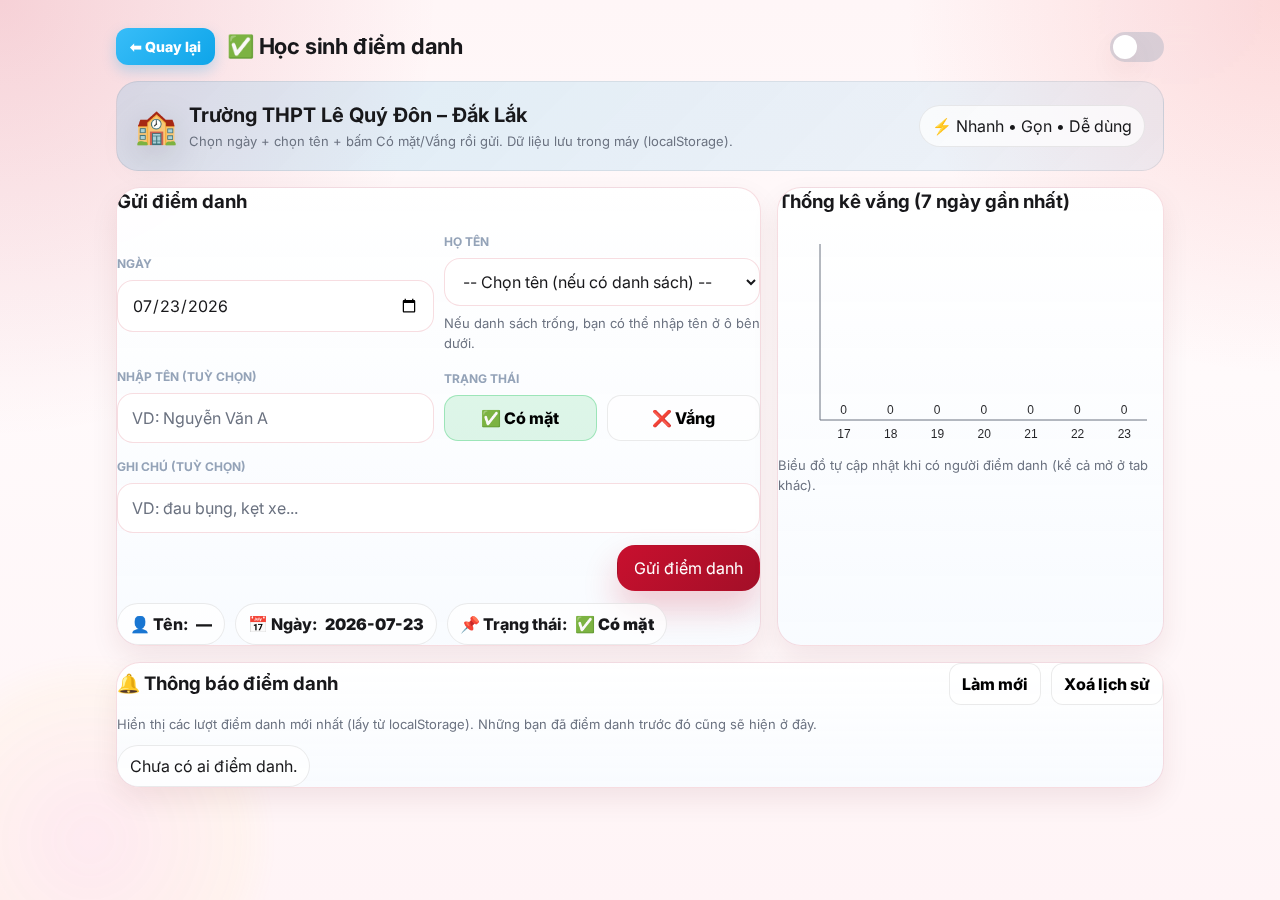
<file: diemdanh.html>
<!DOCTYPE html>
<html lang="vi">
<head>
  <meta charset="UTF-8" />
  <meta name="viewport" content="width=device-width, initial-scale=1.0"/>
  <title>Học sinh - Điểm danh</title>
  <link rel="stylesheet" href="style.css"/>
  <link href="https://fonts.googleapis.com/css2?family=Inter:wght@300;400;500;600;700&display=swap" rel="stylesheet">
  <style>
    body{ overflow:auto; }
    .student-wrap{ max-width: 1080px; margin: 28px auto; padding: 0 16px; }
    .student-top{
      display:flex; align-items:center; justify-content: space-between; gap: 12px;
      margin-bottom: 16px;
    }
    .student-top h1{ margin:0; font-size: 22px; letter-spacing: -0.2px; }

    /* Back button */
    .back-btn{
      text-decoration:none;
      padding:8px 14px;
      border-radius:12px;
      font-weight:800;
      font-size:14px;
      background:linear-gradient(135deg,#38bdf8,#0ea5e9);
      color:#fff;
      box-shadow:0 6px 14px rgba(14,165,233,.25);
      transition:.15s;
      white-space: nowrap;
      display:inline-flex;
      align-items:center;
      gap:8px;
    }
    .back-btn:hover{
      transform:translateY(-2px);
      box-shadow:0 10px 18px rgba(14,165,233,.35);
    }
    body.dark .back-btn{
      background:linear-gradient(135deg,#0ea5e9,#0284c7);
    }

    .hero{
      border-radius: 22px;
      padding: 18px 18px;
      background: linear-gradient(135deg, rgba(14,165,233,.14), rgba(56,189,248,.08));
      border: 1px solid rgba(15,23,42,.08);
      margin-bottom: 16px;
      display:flex;
      align-items:center;
      justify-content: space-between;
      gap: 12px;
    }
    body.dark .hero{ border-color: rgba(255,255,255,.10); background: linear-gradient(135deg, rgba(56,189,248,.12), rgba(2,6,23,.0)); }
    .hero .title{ display:flex; align-items:center; gap: 12px; }
    .hero .title .emoji{ font-size: 34px; filter: drop-shadow(0 10px 18px rgba(0,0,0,.15)); }
    .hero .title h2{ margin:0; font-size: 20px; }
    .hero .title p{ margin:2px 0 0 0; color: var(--muted); font-size: 13px; }
    body.dark .hero .title p{ color: #cbd5e1; }

    .student-grid{ display:grid; grid-template-columns: 1.25fr .75fr; gap: 16px; }
    @media (max-width: 860px){ .student-grid{ grid-template-columns: 1fr; } }
    .note{ font-size: 13px; color: var(--muted); margin-top: 8px; }
    .row{ display:flex; gap: 10px; align-items:center; flex-wrap: wrap; }
    .row > *{ flex: 1; min-width: 180px; }
    .btn-row{ display:flex; gap: 10px; justify-content:flex-end; margin-top: 12px; }
    .pill{ display:inline-flex; align-items:center; gap:8px; padding: 8px 12px; border-radius: 999px; border: 1px solid rgba(0,0,0,.08); background: rgba(255,255,255,.7); }
    body.dark .pill{ border-color: rgba(255,255,255,.14); background: rgba(255,255,255,.06); color:#e5e7eb; }
    .success{ color:#16a34a; font-weight: 800; }
    .danger{ color:#ef4444; font-weight: 800; }
    body.dark .success{ color:#34d399; }
    body.dark .danger{ color:#fb7185; }
    canvas{ width: 100%; height: 220px; display:block; }

    .seg{ display:flex; gap:10px; margin-top:6px; }
    .seg button{
      flex:1;
      border-radius: 14px;
      padding: 10px 12px;
      border: 1px solid rgba(0,0,0,.08);
      background: rgba(255,255,255,.7);
      font-weight: 800;
      cursor: pointer;
      transition: .15s;
    }
    .seg button:hover{ transform: translateY(-1px); }
    body.dark .seg button{ background: rgba(255,255,255,.06); border-color: rgba(255,255,255,.12); color:#e5e7eb; }
    .seg button.active.present{ background: rgba(34,197,94,.14); border-color: rgba(34,197,94,.35); }
    .seg button.active.absent{ background: rgba(239,68,68,.14); border-color: rgba(239,68,68,.35); }

    .mini{ display:flex; gap:10px; flex-wrap:wrap; margin-top: 12px; }
    .mini .pill{ font-weight: 800; }

    /* Notifications */
    .noti-wrap{ margin-top: 16px; }
    .noti-head{ display:flex; align-items:center; justify-content:space-between; gap:10px; margin-bottom: 10px; }
    .noti-head h3{ margin:0; }
    .noti-actions{ display:flex; gap:10px; align-items:center; }
    .btn-ghost{
      border-radius: 12px;
      padding: 8px 12px;
      border: 1px solid rgba(0,0,0,.08);
      background: rgba(255,255,255,.7);
      cursor: pointer;
      font-weight: 800;
      transition: .15s;
    }
    .btn-ghost:hover{ transform: translateY(-1px); }
    body.dark .btn-ghost{ background: rgba(255,255,255,.06); border-color: rgba(255,255,255,.12); color:#e5e7eb; }

    .noti-list{ display:flex; flex-direction:column; gap:10px; }
    .noti-item{
      display:flex;
      justify-content:space-between;
      gap:12px;
      padding: 12px 14px;
      border-radius: 16px;
      border: 1px solid rgba(0,0,0,.08);
      background: rgba(255,255,255,.7);
    }
    body.dark .noti-item{ background: rgba(255,255,255,.06); border-color: rgba(255,255,255,.12); }
    .noti-left{ display:flex; flex-direction:column; gap:4px; min-width: 0; }
    .noti-name{ font-weight: 900; white-space:nowrap; overflow:hidden; text-overflow:ellipsis; }
    .noti-meta{ font-size: 13px; color: var(--muted); }
    body.dark .noti-meta{ color:#cbd5e1; }
    .noti-badge{
      display:inline-flex;
      align-items:center;
      gap:8px;
      border-radius:999px;
      padding: 8px 12px;
      font-weight: 900;
      white-space: nowrap;
      border: 1px solid rgba(0,0,0,.08);
      background: rgba(255,255,255,.6);
      height: fit-content;
    }
    body.dark .noti-badge{ background: rgba(255,255,255,.06); border-color: rgba(255,255,255,.12); }
    .noti-badge.present{ color:#16a34a; }
    .noti-badge.absent{ color:#ef4444; }
    body.dark .noti-badge.present{ color:#34d399; }
    body.dark .noti-badge.absent{ color:#fb7185; }

    .pulse{
      animation: pulseIn .9s ease both;
    }
    @keyframes pulseIn{
      from{ transform: translateY(6px); opacity:0; }
      to{ transform: translateY(0); opacity:1; }
    }
  </style>
</head>
<body>
  <div class="student-wrap">
    <div class="student-top">
      <div style="display:flex; align-items:center; gap:12px;">
        <a href="index.html" class="back-btn">⬅ Quay lại</a>
        <h1 style="margin:0;">✅ Học sinh điểm danh</h1>
      </div>

      <label class="switch" title="Dark mode">
        <input type="checkbox" id="darkToggleStudent">
        <span class="slider"></span>
      </label>
    </div>

    <div class="hero">
      <div class="title">
        <div class="emoji">🏫</div>
        <div>
          <h2 style="margin:0;">Trường THPT Lê Quý Đôn – Đắk Lắk</h2>
          <p>Chọn ngày + chọn tên + bấm Có mặt/Vắng rồi gửi. Dữ liệu lưu trong máy (localStorage).</p>
        </div>
      </div>
      <div class="pill" style="white-space:nowrap;">⚡ Nhanh • Gọn • Dễ dùng</div>
    </div>

    <div class="student-grid">
      <div class="card">
        <h3 style="margin:0 0 12px 0;">Gửi điểm danh</h3>

        <div class="row">
          <div>
            <label style="font-size:12px; font-weight:700; text-transform:uppercase; color:#94a3b8;">Ngày</label>
            <input id="attDate" class="input-field" type="date" style="margin-top:6px;">
          </div>

          <div>
            <label style="font-size:12px; font-weight:700; text-transform:uppercase; color:#94a3b8;">Họ tên</label>
            <select id="attStudent" class="input-field" style="margin-top:6px;">
              <option value="">-- Chọn tên (nếu có danh sách) --</option>
            </select>
            <div class="note">Nếu danh sách trống, bạn có thể nhập tên ở ô bên dưới.</div>
          </div>
        </div>

        <div class="row" style="margin-top:10px;">
          <div>
            <label style="font-size:12px; font-weight:700; text-transform:uppercase; color:#94a3b8;">Nhập tên (tuỳ chọn)</label>
            <input id="attStudentText" class="input-field" placeholder="VD: Nguyễn Văn A" style="margin-top:6px;">
          </div>

          <div>
            <label style="font-size:12px; font-weight:700; text-transform:uppercase; color:#94a3b8;">Trạng thái</label>
            <select id="attStatus" class="input-field" style="margin-top:6px; display:none;">
              <option value="present">Có mặt</option>
              <option value="absent">Vắng</option>
            </select>
            <div class="seg" aria-label="Chọn trạng thái">
              <button id="btnPresent" type="button" class="present active">✅ Có mặt</button>
              <button id="btnAbsent" type="button" class="absent">❌ Vắng</button>
            </div>
          </div>
        </div>

        <div style="margin-top:10px;">
          <label style="font-size:12px; font-weight:700; text-transform:uppercase; color:#94a3b8;">Ghi chú (tuỳ chọn)</label>
          <input id="attNote" class="input-field" placeholder="VD: đau bụng, kẹt xe..." style="margin-top:6px;">
        </div>

        <div class="btn-row">
          <button class="btn-gradient" id="btnSubmit" type="button">Gửi điểm danh</button>
        </div>

        <div id="statusLine" class="pill" style="margin-top:14px; display:none;"></div>

        <div class="mini">
          <div class="pill" id="previewName">👤 Tên: <strong>—</strong></div>
          <div class="pill" id="previewDate">📅 Ngày: <strong>—</strong></div>
          <div class="pill" id="previewStatus">📌 Trạng thái: <strong>✅ Có mặt</strong></div>
        </div>
      </div>

      <div class="card">
        <h3 style="margin:0 0 12px 0;">Thống kê vắng (7 ngày gần nhất)</h3>
        <canvas id="chart"></canvas>
        <div class="note">Biểu đồ tự cập nhật khi có người điểm danh (kể cả mở ở tab khác).</div>
      </div>
    </div>

    <!-- ✅ Notifications -->
    <div class="noti-wrap">
      <div class="card">
        <div class="noti-head">
          <h3>🔔 Thông báo điểm danh</h3>
          <div class="noti-actions">
            <button id="btnRefreshNoti" class="btn-ghost" type="button">Làm mới</button>
            <button id="btnClearNoti" class="btn-ghost" type="button">Xoá lịch sử</button>
          </div>
        </div>

        <div class="note" style="margin:0 0 10px 0;">
          Hiển thị các lượt điểm danh mới nhất (lấy từ localStorage). Những bạn đã điểm danh trước đó cũng sẽ hiện ở đây.
        </div>

        <div id="notifyEmpty" class="pill" style="display:none;">Chưa có ai điểm danh.</div>
        <div id="notifyList" class="noti-list"></div>
      </div>
    </div>
  </div>

<script>
(function(){
  const THEME_KEY = "theme";
  const KEY = "attendanceRecords_v1";
  const STUDENTS_KEY = "students_v1";

  // render limit
  const NOTI_LIMIT = 12;

  function applyTheme(){
    const theme = localStorage.getItem(THEME_KEY) || "light";
    document.body.classList.toggle("dark", theme === "dark");
    const t = document.getElementById("darkToggleStudent");
    if(t) t.checked = theme === "dark";
  }
  function toggleTheme(){
    const isDark = !document.body.classList.contains("dark");
    localStorage.setItem(THEME_KEY, isDark ? "dark" : "light");
    applyTheme();
    drawChart();
  }

  function todayISO(){
    const d = new Date();
    const yyyy = d.getFullYear();
    const mm = String(d.getMonth()+1).padStart(2,'0');
    const dd = String(d.getDate()).padStart(2,'0');
    return `${yyyy}-${mm}-${dd}`;
  }

  function loadStudents(){
    try{
      const raw = localStorage.getItem(STUDENTS_KEY);
      const arr = raw ? JSON.parse(raw) : [];
      const sel = document.getElementById("attStudent");
      if(!sel) return;
      while(sel.options.length > 1) sel.remove(1);
      arr.forEach(s=>{
        const name = s?.name || s?.ten || s?.hoten || s?.fullName || "";
        if(!name) return;
        const opt = document.createElement("option");
        opt.value = name;
        opt.textContent = name;
        sel.appendChild(opt);
      });
    }catch(e){}
  }

  function getRecords(){
    try{ return JSON.parse(localStorage.getItem(KEY) || "{}"); }
    catch(e){ return {}; }
  }
  function setRecords(obj){ localStorage.setItem(KEY, JSON.stringify(obj)); }

  function upsertAttendance(date, studentName, status, note){
    const records = getRecords();
    if(!records[date]) records[date] = {};
    records[date][studentName] = { status, note: note || "", ts: Date.now() };
    setRecords(records);
  }

  function toast(ok, text){
    const el = document.getElementById("statusLine");
    if(!el) return;
    el.style.display = "inline-flex";
    el.innerHTML = ok ? `✅ <span class="success">${text}</span>` : `⚠️ <span class="danger">${text}</span>`;
    setTimeout(()=>{ el.style.display = "none"; }, 2200);
  }

  function drawChart(){
    const canvas = document.getElementById("chart");
    if(!canvas) return;
    const ctx = canvas.getContext("2d");
    const dpr = window.devicePixelRatio || 1;

    // Ensure layout is ready
    const cw = Math.max(300, canvas.clientWidth || 300);
    const ch = Math.max(220, canvas.clientHeight || 220);

    const w = canvas.width = cw * dpr;
    const h = canvas.height = ch * dpr;

    ctx.clearRect(0,0,w,h);

    const records = getRecords();
    const days = [];
    for(let i=6;i>=0;i--){
      const d = new Date();
      d.setDate(d.getDate()-i);
      days.push(d.toISOString().slice(0,10));
    }
    const vals = days.map(d=>{
      const day = records[d] || {};
      return Object.values(day).filter(x=>x && x.status === "absent").length;
    });

    const padL = 42*dpr, padR = 16*dpr, padT = 16*dpr, padB = 28*dpr;
    const maxV = Math.max(1, ...vals);
    const chartW = w - padL - padR;
    const chartH = h - padT - padB;

    // axes
    ctx.lineWidth = 1*dpr;
    ctx.strokeStyle = (getComputedStyle(document.body).getPropertyValue("--muted") || "#64748b").trim();
    ctx.beginPath();
    ctx.moveTo(padL, padT);
    ctx.lineTo(padL, padT + chartH);
    ctx.lineTo(padL + chartW, padT + chartH);
    ctx.stroke();

    const gap = chartW / vals.length;
    const barW = gap * 0.55;
    const primary = (getComputedStyle(document.documentElement).getPropertyValue("--primary") || "#38bdf8").trim();

    vals.forEach((v, i)=>{
      const x = padL + i*gap + (gap-barW)/2;
      const bh = (v/maxV) * (chartH * 0.92);
      const y = padT + chartH - bh;

      ctx.fillStyle = primary;
      ctx.globalAlpha = 0.85;
      ctx.fillRect(x, y, barW, bh);

      ctx.globalAlpha = 0.95;
      ctx.fillStyle = getComputedStyle(document.body).color || "#111827";
      ctx.font = `${12*dpr}px Inter, sans-serif`;

      const dd = days[i].slice(8,10);
      ctx.fillText(dd, x + barW/2 - 6*dpr, padT + chartH + 18*dpr);
      ctx.fillText(String(v), x + barW/2 - 3*dpr, y - 6*dpr);
    });

    ctx.globalAlpha = 1;
  }
  function syncStudentsFromTable(){
  const tbody = document.getElementById("student-list");
  if(!tbody) return;

  const names = [...tbody.querySelectorAll("tr td:nth-child(2) strong")]
    .map(el => (el.textContent || "").trim())
    .filter(Boolean);

  const payload = names.map(name => ({ name }));
  localStorage.setItem("students_v1", JSON.stringify(payload));
};

  function getChosenName(){
    const selName = (document.getElementById("attStudent")?.value || "").trim();
    const typedName = (document.getElementById("attStudentText")?.value || "").trim();
    return typedName || selName;
  }

  function syncPreview(){
    const name = getChosenName() || "—";
    const date = document.getElementById("attDate")?.value || "—";
    const status = document.getElementById("attStatus")?.value || "present";
    const pn = document.querySelector("#previewName strong");
    const pd = document.querySelector("#previewDate strong");
    const ps = document.querySelector("#previewStatus strong");
    if(pn) pn.textContent = name;
    if(pd) pd.textContent = date;
    if(ps) ps.textContent = status === "absent" ? "❌ Vắng" : "✅ Có mặt";
  }

  function setSegStatus(val){
    const sel = document.getElementById("attStatus");
    if(sel) sel.value = val;
    const bp = document.getElementById("btnPresent");
    const ba = document.getElementById("btnAbsent");
    if(bp && ba){
      bp.classList.toggle("active", val === "present");
      ba.classList.toggle("active", val === "absent");
    }
    syncPreview();
  }

  function formatTime(ts){
    try{
      const d = new Date(ts);
      const hh = String(d.getHours()).padStart(2,'0');
      const mm = String(d.getMinutes()).padStart(2,'0');
      return `${hh}:${mm}`;
    }catch(e){ return ""; }
  }

  function flattenRecords(){
    const records = getRecords();
    const out = [];
    Object.keys(records || {}).forEach(date=>{
      const day = records[date] || {};
      Object.keys(day).forEach(name=>{
        const x = day[name] || {};
        out.push({
          date,
          name,
          status: x.status || "present",
          note: x.note || "",
          ts: x.ts || 0
        });
      });
    });
    out.sort((a,b)=>(b.ts||0)-(a.ts||0));
    return out;
  }

  function renderNotifications(pulseTop=false){
    const list = document.getElementById("notifyList");
    const empty = document.getElementById("notifyEmpty");
    if(!list || !empty) return;

    const items = flattenRecords().slice(0, NOTI_LIMIT);
    list.innerHTML = "";

    if(items.length === 0){
      empty.style.display = "inline-flex";
      return;
    }
    empty.style.display = "none";

    items.forEach((it, idx)=>{
      const row = document.createElement("div");
      row.className = "noti-item" + ((pulseTop && idx===0) ? " pulse" : "");
      const badgeText = it.status === "absent" ? "❌ Vắng" : "✅ Có mặt";
      row.innerHTML = `
        <div class="noti-left">
          <div class="noti-name">👤 ${escapeHtml(it.name)}</div>
          <div class="noti-meta">📅 ${it.date} • ⏱ ${formatTime(it.ts)}${it.note ? " • 📝 " + escapeHtml(it.note) : ""}</div>
        </div>
        <div class="noti-badge ${it.status === "absent" ? "absent" : "present"}">${badgeText}</div>
      `;
      list.appendChild(row);
    });
  }

  function escapeHtml(str){
    return String(str||"").replace(/[&<>"']/g, s=>({
      "&":"&amp;","<":"&lt;",">":"&gt;",'"':"&quot;","'":"&#039;"
    }[s]));
  }

  document.addEventListener("DOMContentLoaded", ()=>{
    applyTheme();
    loadStudents();

    const date = document.getElementById("attDate");
    if(date) date.value = todayISO();

    // segmented status
    document.getElementById("btnPresent")?.addEventListener("click", ()=>setSegStatus("present"));
    document.getElementById("btnAbsent")?.addEventListener("click", ()=>setSegStatus("absent"));
    setSegStatus("present");

    // preview sync
    ["attDate","attStudent","attStudentText","attNote"].forEach(id=>{
      const el = document.getElementById(id);
      if(!el) return;
      el.addEventListener("input", syncPreview);
      el.addEventListener("change", syncPreview);
    });
    syncPreview();

    document.getElementById("darkToggleStudent")?.addEventListener("change", toggleTheme);

    document.getElementById("btnSubmit")?.addEventListener("click", ()=>{
      const d = (document.getElementById("attDate")?.value || "").trim();
      const name = getChosenName();
      const status = document.getElementById("attStatus")?.value || "present";
      const note = (document.getElementById("attNote")?.value || "").trim();

      if(!d){ toast(false, "Vui lòng chọn ngày"); return; }
      if(!name){ toast(false, "Vui lòng chọn/nhập họ tên"); return; }

      upsertAttendance(d, name, status, note);
      toast(true, "Đã lưu điểm danh");

      syncPreview();
      drawChart();
      renderNotifications(true);
    });

    document.getElementById("btnRefreshNoti")?.addEventListener("click", ()=>{
      renderNotifications(false);
      drawChart();
      toast(true, "Đã làm mới");
    });

    document.getElementById("btnClearNoti")?.addEventListener("click", ()=>{
      localStorage.removeItem(KEY);
      renderNotifications(false);
      drawChart();
      toast(true, "Đã xoá lịch sử");
    });

    // Update when another tab writes
    window.addEventListener("storage", (e)=>{
      if(e && (e.key === KEY || e.key === THEME_KEY || e.key === STUDENTS_KEY)){
        if(e.key === THEME_KEY) applyTheme();
        if(e.key === STUDENTS_KEY) loadStudents();
        drawChart();
        renderNotifications(true);
      }
    });

    window.addEventListener("resize", ()=>requestAnimationFrame(drawChart));

    // initial render (after layout)
    requestAnimationFrame(()=>{
      drawChart();
      renderNotifications(false);
    });
  });
})();
</script>
</body>
</html>
</file>
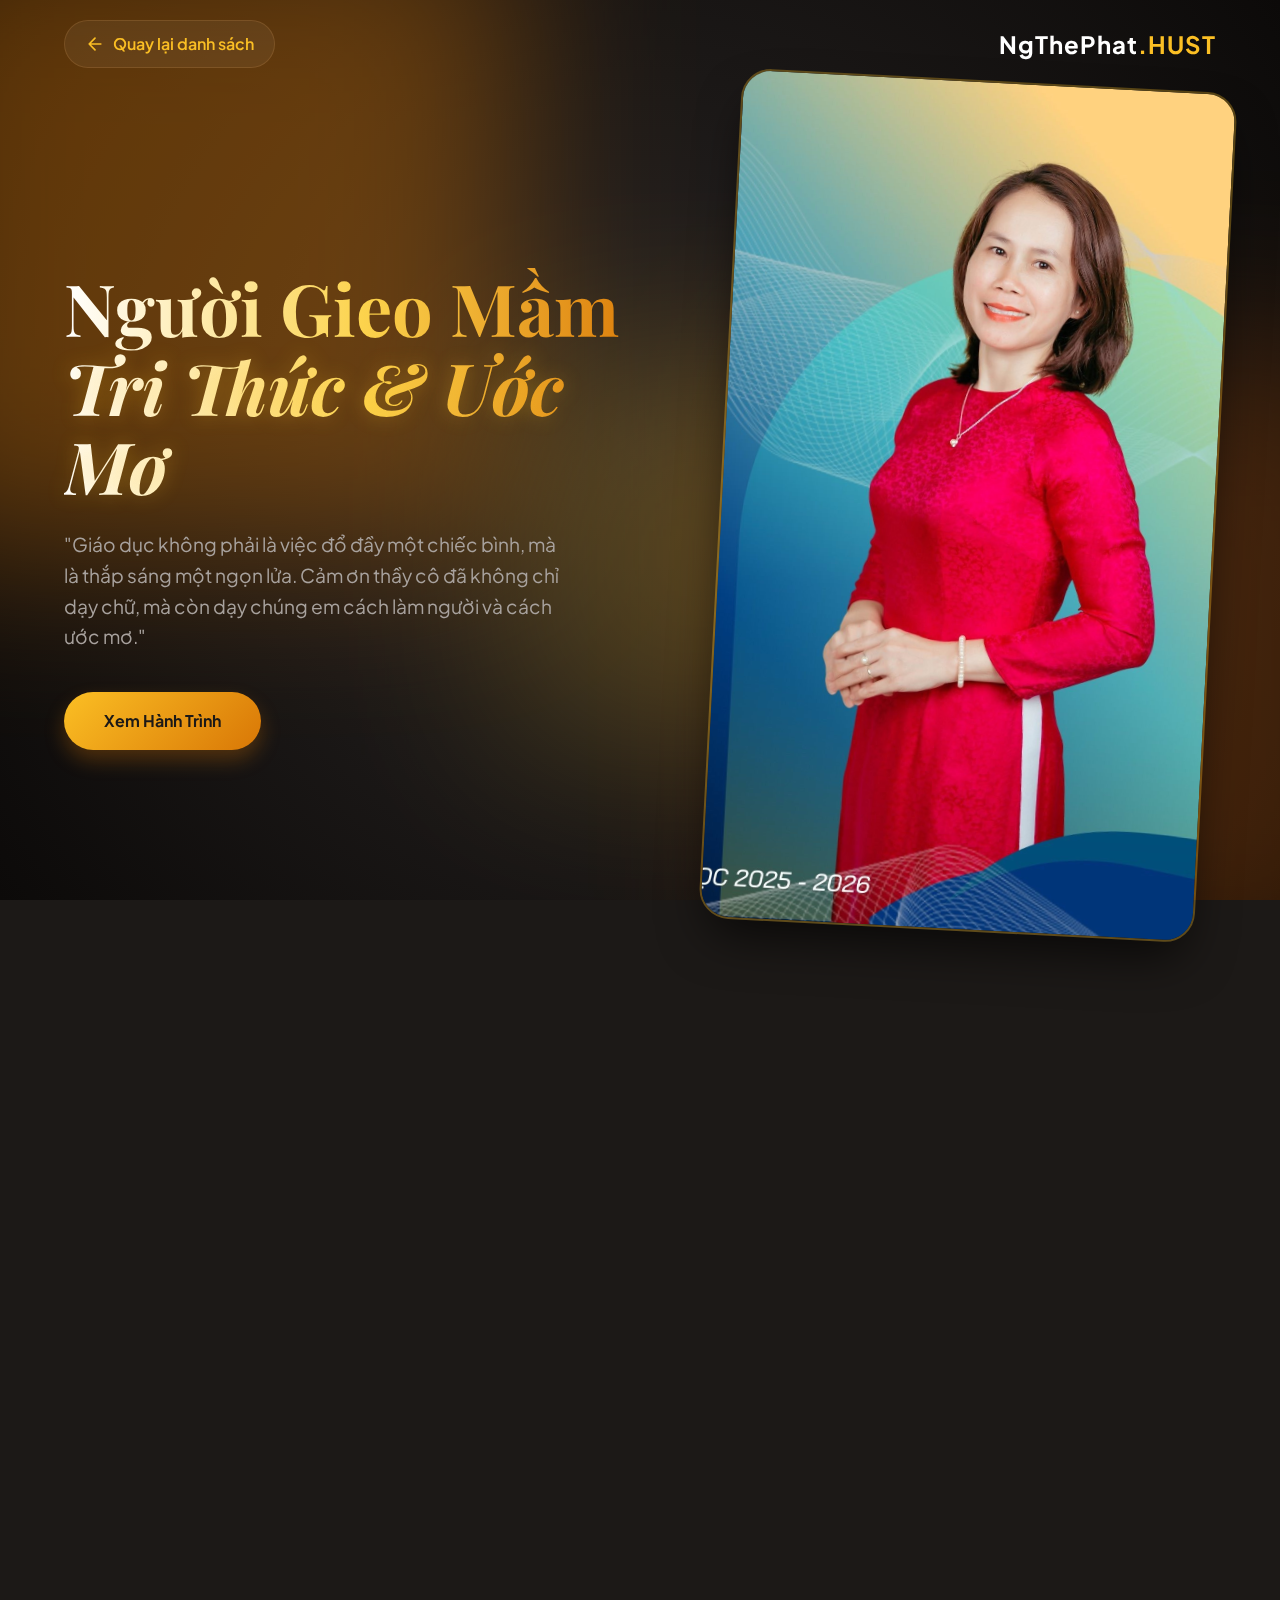
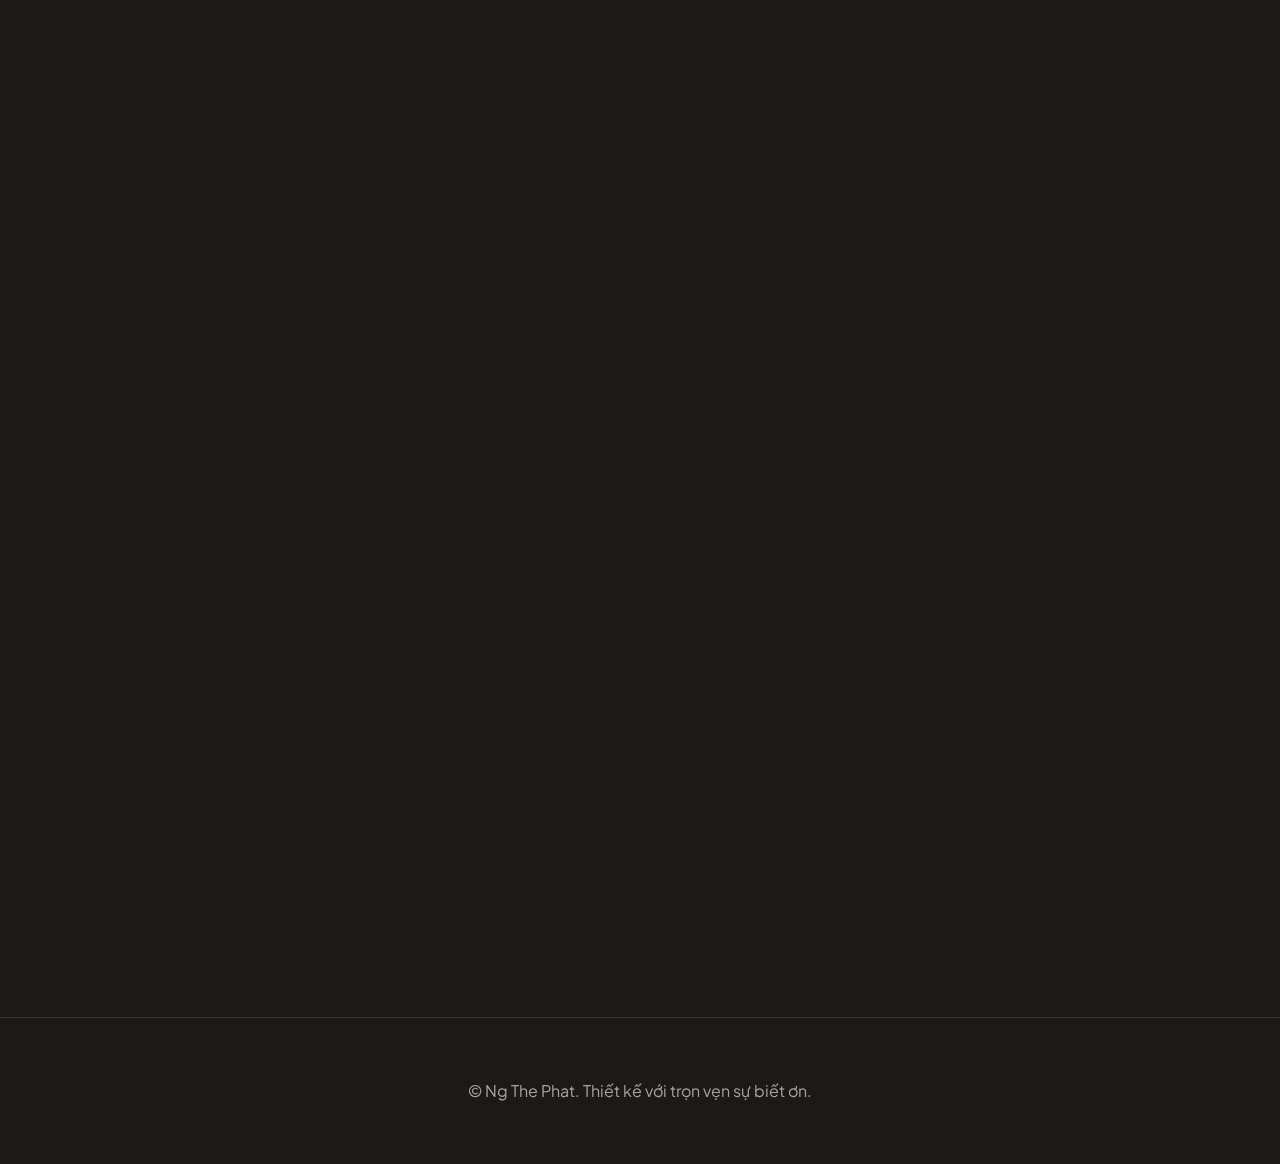
<file: gv/gv1.html>
<!DOCTYPE html>
<html lang="vi">
<head>
    <meta charset="UTF-8" />
    <meta name="viewport" content="width=device-width, initial-scale=1.0" />
    <title>Người Lái Đò – Thắp Sáng Tri Thức</title>
    
    <link rel="preconnect" href="https://fonts.googleapis.com">
    <link rel="preconnect" href="https://fonts.gstatic.com" crossorigin>
    <link href="https://fonts.googleapis.com/css2?family=Playfair+Display:ital,wght@0,400;0,700;1,400&family=Plus+Jakarta+Sans:wght@300;400;500;600&display=swap" rel="stylesheet">

    <style>
        :root {
            /* Palette Vàng Sang Trọng */
            --primary: #d97706;   /* Amber 600 - Vàng đậm */
            --secondary: #fbbf24; /* Amber 400 - Vàng sáng */
            --accent: #fcd34d;    /* Amber 300 - Điểm nhấn */
            --text-light: #fffbeb; /* Warm White */
            --text-dim: #a8a29e;   /* Warm Gray */
            
            /* Glassmorphism trên nền tối ấm */
            --glass-bg: rgba(255, 255, 255, 0.03);
            --glass-border: rgba(253, 186, 116, 0.15); /* Viền vàng nhạt */
            --glass-shadow: 0 8px 32px 0 rgba(0, 0, 0, 0.5);
            --bg-color: #1c1917; /* Stone 900 - Đen than ấm */
        }

        * { margin: 0; padding: 0; box-sizing: border-box; }
        
        body {
            font-family: 'Plus Jakarta Sans', sans-serif;
            color: var(--text-light);
            background-color: var(--bg-color);
            overflow-x: hidden;
            line-height: 1.6;
        }

        /* ===== ANIMATED BACKGROUND (GOLDEN GLOW) ===== */
        .bg-animate {
            position: fixed;
            top: 0; left: 0; width: 100%; height: 100%;
            z-index: -1;
            background: radial-gradient(circle at 50% 50%, #292524, #0c0a09);
            overflow: hidden;
        }
        .blob {
            position: absolute;
            filter: blur(90px);
            opacity: 0.5;
            animation: move 20s infinite alternate;
        }
        /* Blob 1: Vàng đậm */
        .blob:nth-child(1) { top: -10%; left: -10%; width: 50vw; height: 50vw; background: var(--primary); animation-delay: 0s; opacity: 0.4; }
        /* Blob 2: Vàng sáng */
        .blob:nth-child(2) { bottom: -10%; right: -10%; width: 50vw; height: 50vw; background: #b45309; animation-delay: -5s; opacity: 0.3; }
        /* Blob 3: Cam nhẹ */
        .blob:nth-child(3) { top: 40%; left: 40%; width: 30vw; height: 30vw; background: var(--secondary); animation-delay: -10s; opacity: 0.2; }

        @keyframes move {
            from { transform: translate(0, 0) scale(1); }
            to { transform: translate(40px, -40px) scale(1.1); }
        }

        /* ===== UTILITIES ===== */
        h1, h2, h3 { font-family: 'Playfair Display', serif; }
        .container { max-width: 1200px; margin: 0 auto; padding: 0 24px; }
        .highlight { color: var(--secondary); font-style: italic; text-shadow: 0 0 20px rgba(251, 191, 36, 0.3); }
        
        /* Glass Card - Updated Border Color */
        .glass-card {
            background: var(--glass-bg);
            backdrop-filter: blur(16px);
            -webkit-backdrop-filter: blur(16px);
            border: 1px solid var(--glass-border);
            border-radius: 24px;
            box-shadow: var(--glass-shadow);
        }

        /* ===== NAVIGATION ===== */
        nav {
            position: fixed;
            top: 0; left: 0; width: 100%;
            padding: 20px 0;
            z-index: 100;
            transition: 0.3s;
        }
        nav.scrolled {
            background: rgba(28, 25, 23, 0.85); /* Dark background on scroll */
            backdrop-filter: blur(10px);
            padding: 15px 0;
            border-bottom: 1px solid var(--glass-border);
        }
        .nav-content { display: flex; justify-content: space-between; align-items: center; }
        .logo { font-size: 1.5rem; font-weight: 700; letter-spacing: 1px; color: #fff; }
        .nav-links a {
            color: var(--text-light);
            text-decoration: none;
            margin-left: 30px;
            font-weight: 500;
            transition: 0.3s;
            position: relative;
        }
        .nav-links a::after {
            content: ''; position: absolute; bottom: -5px; left: 0; width: 0; height: 2px;
            background: var(--secondary); transition: 0.3s;
        }
        .nav-links a:hover { color: var(--secondary); }
        .nav-links a:hover::after { width: 100%; }

        /* ===== HERO SECTION ===== */
        .hero {
            min-height: 100vh;
            display: flex;
            align-items: center;
            padding-top: 80px;
            position: relative;
        }
        .hero-content {
            display: grid;
            grid-template-columns: 1.2fr 1fr;
            gap: 60px;
            align-items: center;
        }
        .hero-text h1 {
            font-size: 4.5rem;
            line-height: 1.1;
            margin-bottom: 24px;
            /* Text Gradient Vàng Kim */
            background: linear-gradient(to right, #fff, #fcd34d, #d97706);
            -webkit-background-clip: text;
            -webkit-text-fill-color: transparent;
        }
        .hero-text p {
            font-size: 1.2rem;
            color: var(--text-dim);
            margin-bottom: 40px;
            max-width: 500px;
        }
        /* Button màu Vàng */
        .btn {
            display: inline-block;
            padding: 16px 40px;
            background: linear-gradient(135deg, var(--secondary), var(--primary));
            color: #1c1917; /* Chữ đen trên nền vàng để dễ đọc */
            text-decoration: none;
            border-radius: 50px;
            font-weight: 700;
            box-shadow: 0 10px 20px rgba(217, 119, 6, 0.3);
            transition: transform 0.3s, box-shadow 0.3s;
        }
        .btn:hover {
            transform: translateY(-3px);
            box-shadow: 0 15px 30px rgba(251, 191, 36, 0.5);
            background: linear-gradient(135deg, #fcd34d, #b45309);
        }
        
        .hero-img-wrapper {
            position: relative;
            animation: float 6s ease-in-out infinite;
        }
        .hero-img {
            width: 100%;
            border-radius: 30px;
            transform: rotate(3deg);
            border: 2px solid rgba(251, 191, 36, 0.3); /* Viền vàng mờ */
            box-shadow: 0 25px 50px -12px rgba(0, 0, 0, 0.7);
        }
        @keyframes float {
            0%, 100% { transform: translateY(0); }
            50% { transform: translateY(-20px); }
        }

        /* ===== SECTIONS COMMON ===== */
        section { padding: 120px 0; position: relative; }
        .section-title {
            text-align: center;
            font-size: 3rem;
            margin-bottom: 80px;
            position: relative;
            display: inline-block;
            left: 50%;
            transform: translateX(-50%);
            color: var(--text-light);
        }
        .section-title::after {
            content: '';
            position: absolute;
            bottom: -15px; left: 50%;
            transform: translateX(-50%);
            width: 80px; height: 4px;
            background: var(--primary);
            box-shadow: 0 0 10px var(--primary);
            border-radius: 2px;
        }

        /* ===== ABOUT ===== */
        .about-grid {
            display: grid;
            grid-template-columns: 1fr 1fr;
            gap: 80px;
            align-items: center;
        }
        .about-img-group { position: relative; }
        .about-img-main {
            width: 100%;
            border-radius: 20px;
            box-shadow: 0 20px 40px rgba(0,0,0,0.6);
            border: 1px solid rgba(255,255,255,0.1);
        }
        .about-card {
            position: absolute;
            bottom: -30px; right: -30px;
            padding: 20px 30px;
            width: 220px;
            text-align: center;
            background: rgba(41, 37, 36, 0.8); /* Darker card */
        }
        .about-card h4 { font-size: 2.5rem; color: var(--secondary); margin-bottom: 5px; }
        .about-card span { font-size: 0.9rem; text-transform: uppercase; letter-spacing: 1px; color: #d6d3d1; }

        .about-text h2 { font-size: 2.8rem; margin-bottom: 30px; line-height: 1.2; color: #fff; }
        .about-text p { margin-bottom: 20px; color: var(--text-dim); font-size: 1.1rem; }

        /* ===== GALLERY ===== */
        .gallery-grid {
            display: grid;
            grid-template-columns: repeat(auto-fit, minmax(300px, 1fr));
            gap: 30px;
        }
        .gallery-item {
            position: relative;
            height: 400px;
            border-radius: 20px;
            overflow: hidden;
            cursor: pointer;
            transition: 0.4s;
            border: 1px solid rgba(255,255,255,0.1);
        }
        .gallery-item img {
            width: 100%; height: 100%;
            object-fit: cover;
            transition: transform 0.6s;
        }
        .gallery-overlay {
            position: absolute;
            inset: 0;
            background: linear-gradient(to top, rgba(217, 119, 6, 0.8), transparent); /* Gold overlay */
            display: flex;
            align-items: flex-end;
            padding: 30px;
            opacity: 0;
            transition: 0.4s;
        }
        .gallery-item:hover { transform: translateY(-10px); box-shadow: 0 20px 40px rgba(0,0,0,0.5); border-color: var(--secondary); }
        .gallery-item:hover img { transform: scale(1.1); }
        .gallery-item:hover .gallery-overlay { opacity: 1; }
        .gallery-overlay h3 { color: #fff; text-shadow: 0 2px 4px rgba(0,0,0,0.5); }

        /* ===== QUOTE ===== */
        .quote-section { text-align: center; max-width: 800px; margin: 0 auto; }
        .quote-icon { font-size: 4rem; color: var(--secondary); opacity: 0.6; margin-bottom: 20px; display: block; }
        .quote-text { font-size: 2rem; font-family: 'Playfair Display', serif; font-style: italic; margin-bottom: 30px; color: #fff; }

        /* ===== FOOTER ===== */
        footer {
            border-top: 1px solid var(--glass-border);
            padding: 60px 0;
            text-align: center;
            background: rgba(28, 25, 23, 0.95);
        }
        footer p { color: var(--text-dim); }

        /* ===== SCROLL REVEAL ===== */
        .reveal { opacity: 0; transform: translateY(30px); transition: all 1s ease; }
        .reveal.active { opacity: 1; transform: translateY(0); }

        @media (max-width: 900px) {
            .hero-content, .about-grid { grid-template-columns: 1fr; gap: 40px; text-align: center; }
            .hero-text h1 { font-size: 3rem; }
            .hero-img { width: 80%; margin: 0 auto; transform: rotate(0); }
            .about-card { right: 50%; transform: translateX(50%); bottom: -20px; }
            .nav-links { display: none; }
        }
		/* CSS cho nút Quay lại */
.back-btn {
    display: inline-flex;
    align-items: center;
    gap: 8px; /* Khoảng cách giữa mũi tên và chữ */
    color: var(--secondary); /* Màu vàng */
    text-decoration: none;
    font-weight: 600;
    font-size: 1rem;
    padding: 10px 20px;
    border: 1px solid var(--glass-border);
    border-radius: 30px; /* Bo tròn */
    background: rgba(255, 255, 255, 0.05);
    transition: all 0.3s ease;
}

.back-btn:hover {
    background: var(--secondary); /* Khi di chuột vào sẽ sáng lên */
    color: #1c1917; /* Chữ chuyển màu đen */
    transform: translateX(-5px); /* Hiệu ứng trượt nhẹ sang trái */
    box-shadow: 0 0 15px rgba(251, 191, 36, 0.4);
}

.nav-content {
    /* Chỉnh lại để nút nằm bên trái, logo bên phải */
    justify-content: space-between; 
}
    </style>
</head>
<body>

    <div class="bg-animate">
        <div class="blob"></div>
        <div class="blob"></div>
        <div class="blob"></div>
    </div>

    <nav id="navbar">
		<div class="container nav-content">
			<a href="../index.html" class="back-btn">
				<svg xmlns="http://www.w3.org/2000/svg" width="20" height="20" viewBox="0 0 24 24" fill="none" stroke="currentColor" stroke-width="2" stroke-linecap="round" stroke-linejoin="round"><path d="M19 12H5M12 19l-7-7 7-7"/></svg>
				Quay lại danh sách
			</a>

			<div class="logo">NgThePhat<span style="color:var(--secondary)">.HUST</span></div>
		</div>
	</nav>

    <header class="hero container">
        <div class="hero-content">
            <div class="hero-text">
                <h1>Người Gieo Mầm <br><span class="highlight">Tri Thức & Ước Mơ</span></h1>
                <p>"Giáo dục không phải là việc đổ đầy một chiếc bình, mà là thắp sáng một ngọn lửa. Cảm ơn thầy cô đã không chỉ dạy chữ, mà còn dạy chúng em cách làm người và cách ước mơ."</p>
                <a href="#gallery" class="btn">Xem Hành Trình</a>
            </div>
            <div class="hero-img-wrapper">
                <img src="IMG/gv1.jpg" alt="Giáo viên" class="hero-img">
            </div>
        </div>
    </header>

    <section id="about" class="container">
        <div class="about-grid">
            <div class="about-img-group reveal">
                <img src="IMG/gv1_02.jpg" alt="Lớp học" class="about-img-main">
                <div class="glass-card about-card">
                    <h4>10+</h4>
                    <span>Năm Cống Hiến</span>
                </div>
            </div>
            <div class="about-text reveal">
                <h2>Sứ Mệnh Cao Cả <br>Của Người Lái Đò</h2>
                <p>Mỗi bài giảng là một hạt mầm vàng, mỗi lời động viên là một tia nắng ấm. Trên hành trình trưởng thành, thầy cô chính là ngọn hải đăng soi sáng.</p>
                <p>Chúng em trân trọng những giọt mồ hôi rơi trên trang giáo án, và những nụ cười rạng rỡ khi thấy học trò thành tài.</p>
            </div>
        </div>
    </section>

    <section id="gallery" class="container">
        <h2 class="section-title reveal">Khoảnh Khắc Vàng</h2>
        <div class="gallery-grid">
            <div class="gallery-item reveal">
                <img src="IMG/gv1_03.jpg" alt="Học tập">
                <div class="gallery-overlay">
                    <h3>Truyền Cảm Hứng</h3>
                </div>
            </div>
            <div class="gallery-item reveal" style="transition-delay: 0.1s">
                <img src="IMG/gv1_04.jpg" alt="Giảng bài">
                <div class="gallery-overlay">
                    <h3>Tận Tâm</h3>
                </div>
            </div>
            <div class="gallery-item reveal" style="transition-delay: 0.2s">
                <img src="IMG/gv1_05.jpg" alt="Thư viện">
                <div class="gallery-overlay">
                    <h3>Tri Thức</h3>
                </div>
            </div>
        </div>
    </section>

    <section class="container reveal">
        <div class="glass-card" style="padding: 60px; border-color: var(--secondary);">
            <div class="quote-section">
                <span class="quote-icon">&ldquo;</span>
                <p class="quote-text">Một đứa trẻ, một người cô, một cuốn sách và một cây bút có thể thay đổi cả thế giới.</p>
<p style="color: var(--primary); font-weight: 600;">— Malala Yousafzai</p>
            </div>
        </div>
    </section>

    <footer>
        <div class="container">
            <p>© Ng The Phat. Thiết kế với trọn vẹn sự biết ơn.</p>
        </div>
    </footer>

    <script>
        // Navbar Scroll Effect
        window.addEventListener('scroll', function() {
            const nav = document.getElementById('navbar');
            if (window.scrollY > 50) {
                nav.classList.add('scrolled');
            } else {
                nav.classList.remove('scrolled');
            }
        });

        // Scroll Reveal Animation
        function reveal() {
            var reveals = document.querySelectorAll(".reveal");
            for (var i = 0; i < reveals.length; i++) {
                var windowHeight = window.innerHeight;
                var elementTop = reveals[i].getBoundingClientRect().top;
                var elementVisible = 150;
                if (elementTop < windowHeight - elementVisible) {
                    reveals[i].classList.add("active");
                }
            }
        }
        window.addEventListener("scroll", reveal);
        reveal();
    </script>
</body>
</html>
</file>
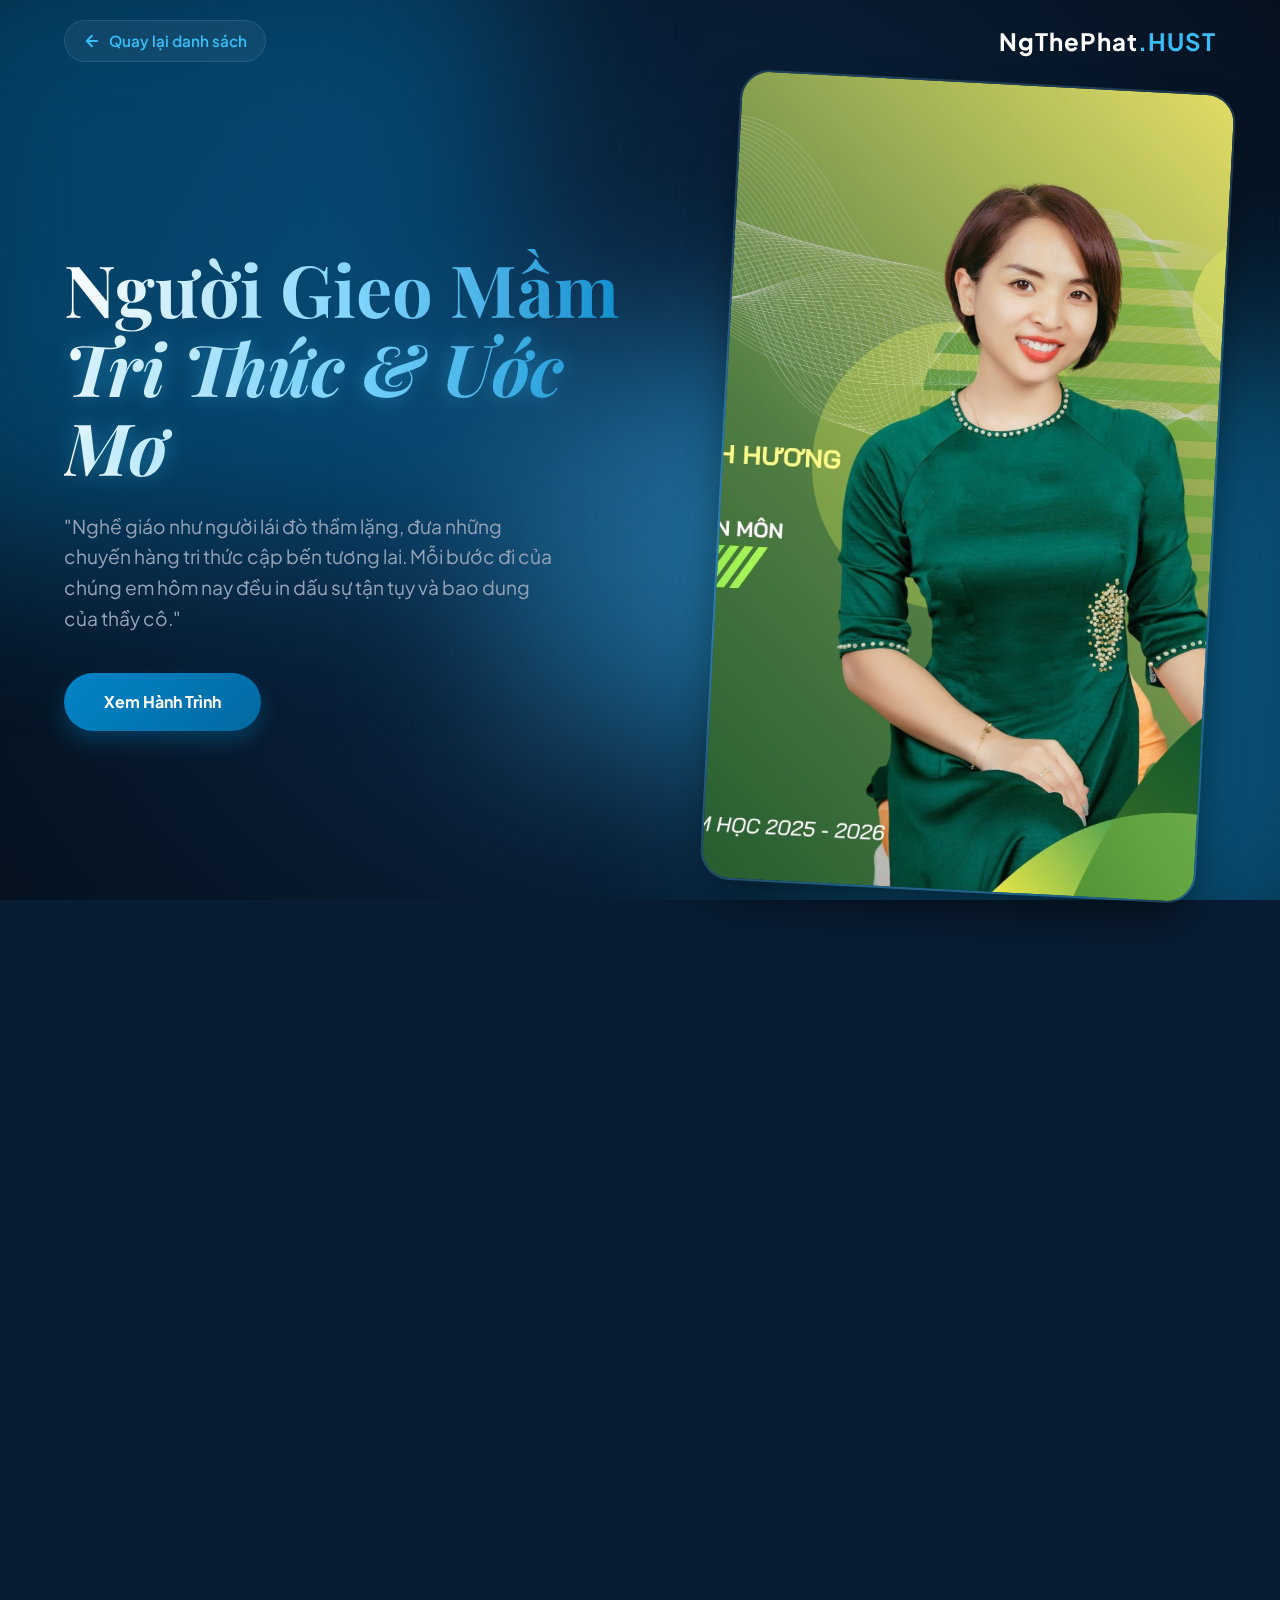
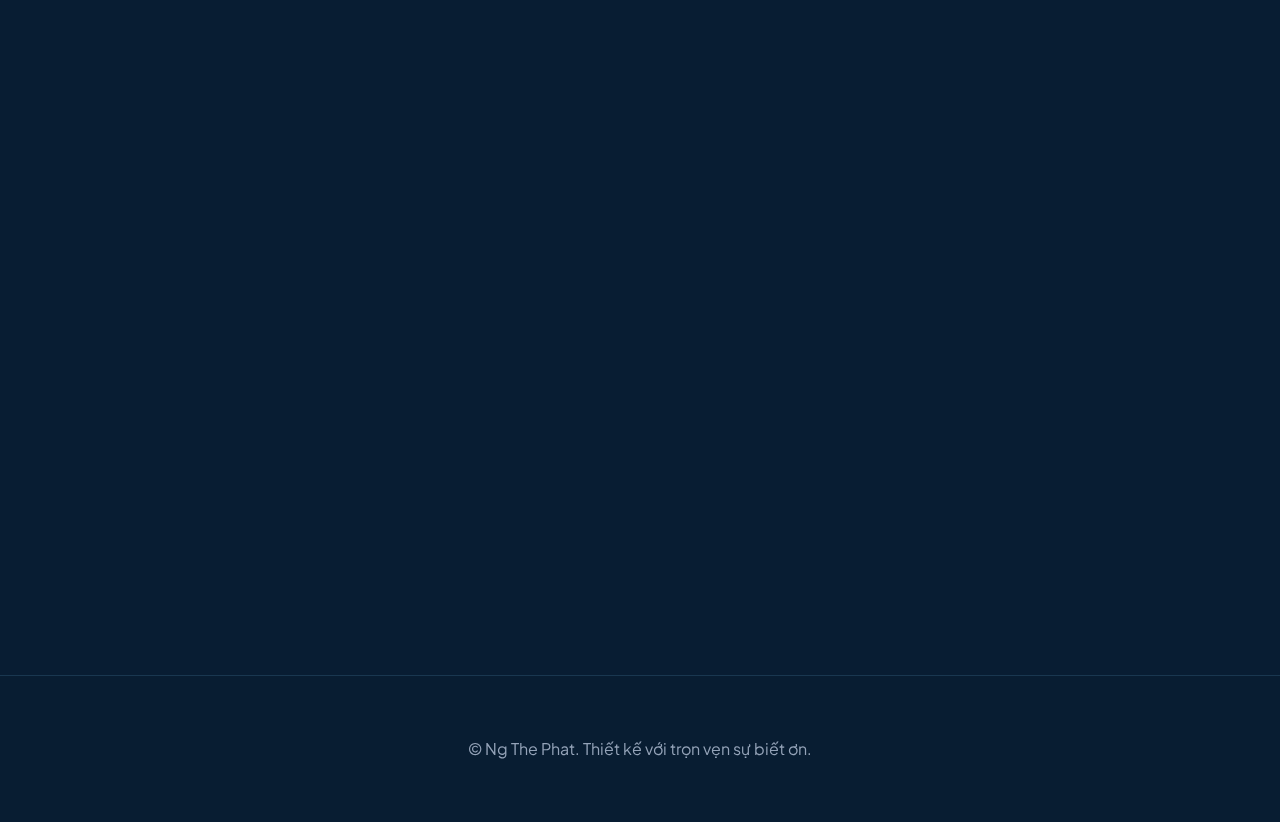
<file: gv/gv2.html>
<!DOCTYPE html>
<html lang="vi">
<head>
    <meta charset="UTF-8" />
    <meta name="viewport" content="width=device-width, initial-scale=1.0" />
    <title>Người Lái Đò – Thắp Sáng Tri Thức</title>
    
    <link rel="preconnect" href="https://fonts.googleapis.com">
    <link rel="preconnect" href="https://fonts.gstatic.com" crossorigin>
    <link href="https://fonts.googleapis.com/css2?family=Playfair+Display:ital,wght@0,400;0,700;1,400&family=Plus+Jakarta+Sans:wght@300;400;500;600&display=swap" rel="stylesheet">

    <style>
        :root {
            /* Palette Xanh Nước Biển Sang Trọng */
            --primary: #0284c7;   /* Sky 600 - Xanh chủ đạo */
            --secondary: #38bdf8; /* Sky 400 - Xanh sáng */
            --accent: #7dd3fc;    /* Sky 300 - Điểm nhấn */
            --text-light: #f0f9ff; /* Blue Tint White */
            --text-dim: #94a3b8;   /* Slate 400 */
            
            /* Glassmorphism trên nền tối xanh */
            --glass-bg: rgba(255, 255, 255, 0.03);
            --glass-border: rgba(125, 211, 252, 0.15); /* Viền xanh nhạt */
            --glass-shadow: 0 8px 32px 0 rgba(0, 0, 0, 0.4);
            --bg-color: #081d33; /* Dark Navy - Xanh đêm */
        }

        * { margin: 0; padding: 0; box-sizing: border-box; }
        
        body {
            font-family: 'Plus Jakarta Sans', sans-serif;
            color: var(--text-light);
            background-color: var(--bg-color);
            overflow-x: hidden;
            line-height: 1.6;
        }

        /* ===== ANIMATED BACKGROUND (DEEP BLUE GLOW) ===== */
        .bg-animate {
            position: fixed;
            top: 0; left: 0; width: 100%; height: 100%;
            z-index: -1;
            background: radial-gradient(circle at 50% 50%, #0c2a4a, #05111f);
            overflow: hidden;
        }
        .blob {
            position: absolute;
            filter: blur(90px);
            opacity: 0.4;
            animation: move 20s infinite alternate;
        }
        /* Blob 1: Xanh sâu */
        .blob:nth-child(1) { top: -10%; left: -10%; width: 50vw; height: 50vw; background: var(--primary); animation-delay: 0s; }
        /* Blob 2: Xanh lục bảo nhẹ */
        .blob:nth-child(2) { bottom: -10%; right: -10%; width: 50vw; height: 50vw; background: #0ea5e9; animation-delay: -5s; }
        /* Blob 3: Xanh nhạt */
        .blob:nth-child(3) { top: 40%; left: 40%; width: 30vw; height: 30vw; background: var(--secondary); animation-delay: -10s; }

        @keyframes move {
            from { transform: translate(0, 0) scale(1); }
            to { transform: translate(40px, -40px) scale(1.1); }
        }

        /* ===== UTILITIES ===== */
        h1, h2, h3 { font-family: 'Playfair Display', serif; }
        .container { max-width: 1200px; margin: 0 auto; padding: 0 24px; }
        .highlight { color: var(--secondary); font-style: italic; text-shadow: 0 0 20px rgba(56, 189, 248, 0.4); }
        
        .glass-card {
            background: var(--glass-bg);
            backdrop-filter: blur(16px);
            -webkit-backdrop-filter: blur(16px);
            border: 1px solid var(--glass-border);
            border-radius: 24px;
            box-shadow: var(--glass-shadow);
        }

        /* ===== NAVIGATION ===== */
        nav {
            position: fixed;
            top: 0; left: 0; width: 100%;
            padding: 20px 0;
            z-index: 100;
            transition: 0.3s;
        }
        nav.scrolled {
            background: rgba(8, 29, 51, 0.85);
            backdrop-filter: blur(10px);
            padding: 15px 0;
            border-bottom: 1px solid var(--glass-border);
        }
        .nav-content { display: flex; justify-content: space-between; align-items: center; }
        .logo { font-size: 1.5rem; font-weight: 700; letter-spacing: 1px; color: #fff; }

        /* Nút Quay lại xanh */
        .back-btn {
            display: inline-flex;
            align-items: center;
            gap: 8px;
            color: var(--secondary);
            text-decoration: none;
            font-weight: 600;
            font-size: 0.95rem;
            padding: 8px 18px;
            border: 1px solid var(--glass-border);
            border-radius: 30px;
            background: rgba(255, 255, 255, 0.05);
            transition: all 0.3s ease;
        }
        .back-btn:hover {
            background: var(--primary);
            color: #fff;
            transform: translateX(-5px);
            box-shadow: 0 0 15px rgba(2, 132, 199, 0.4);
        }

        /* ===== HERO SECTION ===== */
        .hero {
            min-height: 100vh;
            display: flex;
            align-items: center;
            padding-top: 80px;
            position: relative;
        }
        .hero-content {
            display: grid;
            grid-template-columns: 1.2fr 1fr;
            gap: 60px;
            align-items: center;
        }
        .hero-text h1 {
            font-size: 4.5rem;
            line-height: 1.1;
            margin-bottom: 24px;
            /* Text Gradient Xanh Tuyết */
            background: linear-gradient(to right, #fff, #7dd3fc, #0284c7);
            -webkit-background-clip: text;
            -webkit-text-fill-color: transparent;
        }
        .hero-text p {
            font-size: 1.2rem;
            color: var(--text-dim);
            margin-bottom: 40px;
            max-width: 500px;
        }
        /* Button màu Xanh */
        .btn {
            display: inline-block;
            padding: 16px 40px;
            background: linear-gradient(135deg, var(--primary), #0369a1);
            color: #fff;
            text-decoration: none;
            border-radius: 50px;
            font-weight: 700;
            box-shadow: 0 10px 20px rgba(2, 132, 199, 0.3);
            transition: transform 0.3s, box-shadow 0.3s;
        }
        .btn:hover {
            transform: translateY(-3px);
            box-shadow: 0 15px 30px rgba(56, 189, 248, 0.4);
            background: linear-gradient(135deg, var(--secondary), var(--primary));
        }
        
        .hero-img-wrapper {
            position: relative;
            animation: float 6s ease-in-out infinite;
        }
        .hero-img {
            width: 100%;
            border-radius: 30px;
            transform: rotate(3deg);
            border: 2px solid rgba(125, 211, 252, 0.2);
            box-shadow: 0 25px 50px -12px rgba(0, 0, 0, 0.6);
        }
        @keyframes float {
            0%, 100% { transform: translateY(0); }
            50% { transform: translateY(-20px); }
        }

        /* ===== SECTIONS COMMON ===== */
        section { padding: 100px 0; position: relative; }
        .section-title {
            text-align: center;
            font-size: 3rem;
            margin-bottom: 80px;
            position: relative;
            display: inline-block;
            left: 50%;
            transform: translateX(-50%);
            color: var(--text-light);
        }
        .section-title::after {
            content: '';
            position: absolute;
            bottom: -15px; left: 50%;
            transform: translateX(-50%);
            width: 80px; height: 4px;
            background: var(--primary);
            box-shadow: 0 0 10px var(--primary);
            border-radius: 2px;
        }

        /* ===== ABOUT ===== */
        .about-grid {
            display: grid;
            grid-template-columns: 1fr 1fr;
            gap: 80px;
            align-items: center;
        }
        .about-img-group { position: relative; }
        .about-img-main {
            width: 100%;
            border-radius: 20px;
            box-shadow: 0 20px 40px rgba(0,0,0,0.5);
            border: 1px solid rgba(255,255,255,0.1);
        }
        .about-card {
            position: absolute;
            bottom: -30px; right: -30px;
            padding: 20px 30px;
            width: 220px;
            text-align: center;
            background: rgba(15, 23, 42, 0.8);
        }
        .about-card h4 { font-size: 2.5rem; color: var(--secondary); margin-bottom: 5px; }
        .about-card span { font-size: 0.9rem; text-transform: uppercase; letter-spacing: 1px; color: #cbd5e1; }

        .about-text h2 { font-size: 2.8rem; margin-bottom: 30px; line-height: 1.2; color: #fff; }
        .about-text p { margin-bottom: 20px; color: var(--text-dim); font-size: 1.1rem; }

        /* ===== GALLERY ===== */
        .gallery-grid {
            display: grid;
            grid-template-columns: repeat(auto-fit, minmax(300px, 1fr));
            gap: 30px;
        }
        .gallery-item {
            position: relative;
            height: 400px;
            border-radius: 20px;
            overflow: hidden;
            cursor: pointer;
            transition: 0.4s;
            border: 1px solid rgba(255,255,255,0.05);
        }
        .gallery-item img {
            width: 100%; height: 100%;
            object-fit: cover;
            transition: transform 0.6s;
        }
        .gallery-overlay {
            position: absolute;
            inset: 0;
            background: linear-gradient(to top, rgba(2, 132, 199, 0.8), transparent);
            display: flex;
            align-items: flex-end;
            padding: 30px;
            opacity: 0;
            transition: 0.4s;
        }
        .gallery-item:hover { transform: translateY(-10px); box-shadow: 0 20px 40px rgba(0,0,0,0.5); border-color: var(--secondary); }
        .gallery-item:hover img { transform: scale(1.1); }
        .gallery-item:hover .gallery-overlay { opacity: 1; }
        .gallery-overlay h3 { color: #fff; text-shadow: 0 2px 4px rgba(0,0,0,0.5); }

        /* ===== QUOTE ===== */
        .quote-section { text-align: center; max-width: 800px; margin: 0 auto; }
        .quote-icon { font-size: 4rem; color: var(--secondary); opacity: 0.6; margin-bottom: 20px; display: block; }
        .quote-text { font-size: 2rem; font-family: 'Playfair Display', serif; font-style: italic; margin-bottom: 30px; color: #fff; }

        /* ===== FOOTER ===== */
        footer {
            border-top: 1px solid var(--glass-border);
            padding: 60px 0;
            text-align: center;
            background: rgba(8, 29, 51, 0.95);
        }
        footer p { color: var(--text-dim); }

        /* ===== SCROLL REVEAL ===== */
        .reveal { opacity: 0; transform: translateY(30px); transition: all 1s ease; }
        .reveal.active { opacity: 1; transform: translateY(0); }

        @media (max-width: 900px) {
            .hero-content, .about-grid { grid-template-columns: 1fr; gap: 40px; text-align: center; }
            .hero-text h1 { font-size: 3rem; }
            .hero-img { width: 80%; margin: 0 auto; transform: rotate(0); }
            .about-card { right: 50%; transform: translateX(50%); bottom: -20px; }
            .nav-content { flex-direction: column; gap: 15px; }
        }
    </style>
</head>
<body>

    <div class="bg-animate">
        <div class="blob"></div>
        <div class="blob"></div>
        <div class="blob"></div>
    </div>

    <nav id="navbar">
        <div class="container nav-content">
            <a href="../index.html" class="back-btn">
                <svg xmlns="http://www.w3.org/2000/svg" width="18" height="18" viewBox="0 0 24 24" fill="none" stroke="currentColor" stroke-width="2.5" stroke-linecap="round" stroke-linejoin="round"><path d="M19 12H5M12 19l-7-7 7-7"/></svg>
                Quay lại danh sách
            </a>
            <div class="logo">NgThePhat<span style="color:var(--secondary)">.HUST</span></div>
        </div>
    </nav>

    <header class="hero container">
        <div class="hero-content">
            <div class="hero-text">
                <h1>Người Gieo Mầm <br><span class="highlight">Tri Thức & Ước Mơ</span></h1>
                <p>"Nghề giáo như người lái đò thầm lặng, đưa những chuyến hàng tri thức cập bến tương lai. Mỗi bước đi của chúng em hôm nay đều in dấu sự tận tụy và bao dung của thầy cô."</p>
                <a href="#gallery" class="btn">Xem Hành Trình</a>
            </div>
            <div class="hero-img-wrapper">
                <img src="IMG/gv2.jpg" alt="Giáo viên" class="hero-img">
            </div>
        </div>
    </header>

    <section id="about" class="container">
        <div class="about-grid">
            <div class="about-img-group reveal">
                <img src="IMG/gv2_02.jpg" alt="Lớp học" class="about-img-main">
                <div class="glass-card about-card">
                    <h4>10+</h4>
                    <span>Năm Cống Hiến</span>
                </div>
            </div>
            <div class="about-text reveal">
    <div class="about-text reveal">
    <h2>Nghệ Thuật Đánh Thức <br>Sự Sáng Tạo</h2>
    <p>Dấu ấn của một người cô tuyệt vời không phải là những gì cô đã dạy, mà là niềm đam mê cô đã thắp lên trong lòng học trò. Cô không chỉ dạy chúng em học, mà còn dạy chúng em cách yêu việc học.</p>
    <p>Trân trọng những bàn tay khéo léo đã uốn nắn từng nét chữ, và những trái tim ấm áp đã ôm ấp những ước mơ bay xa.</p>
</div>
            </div>
        </div>
    </section>

    <section id="gallery" class="container">
        <h2 class="section-title reveal">Khoảnh Khắc Đáng Nhớ</h2>
        <div class="gallery-grid">
            <div class="gallery-item reveal">
                <img src="IMG/gv2_03.jpg" alt="Học tập">
                <div class="gallery-overlay">
                    <h3>Truyền Cảm Hứng</h3>
                </div>
            </div>
            <div class="gallery-item reveal" style="transition-delay: 0.1s">
                <img src="IMG/gv2_04.jpg" alt="Giảng bài">
                <div class="gallery-overlay">
                    <h3>Tận Tâm</h3>
                </div>
            </div>
            <div class="gallery-item reveal" style="transition-delay: 0.2s">
                <img src="IMG/gv2_05.jpg" alt="Thư viện">
                <div class="gallery-overlay">
                    <h3>Tri Thức</h3>
                </div>
            </div>
        </div>
    </section>

    <section class="container reveal">
        <div class="glass-card" style="padding: 60px; border-color: var(--glass-border);">
            <div class="quote-section">
                <span class="quote-icon">&ldquo;</span>
                <p class="quote-text">Tôi sẽ không bao giờ có thể bước đi trên con đường tri thức nếu không có bàn tay dìu dắt của cô – người đã kiên nhẫn mở cửa tâm hồn tôi để nhìn thấy ánh sáng.</p>
<p style="color: var(--primary); font-weight: 600;">— Helen Keller</p>
            </div>
        </div>
    </section>

    <footer>
        <div class="container">
            <p>© Ng The Phat. Thiết kế với trọn vẹn sự biết ơn.</p>
        </div>
    </footer>

    <script>
        window.addEventListener('scroll', function() {
            const nav = document.getElementById('navbar');
            if (window.scrollY > 50) {
                nav.classList.add('scrolled');
            } else {
                nav.classList.remove('scrolled');
            }
        });

        function reveal() {
            var reveals = document.querySelectorAll(".reveal");
            for (var i = 0; i < reveals.length; i++) {
                var windowHeight = window.innerHeight;
                var elementTop = reveals[i].getBoundingClientRect().top;
                var elementVisible = 150;
                if (elementTop < windowHeight - elementVisible) {
                    reveals[i].classList.add("active");
                }
            }
        }
        window.addEventListener("scroll", reveal);
        reveal();
    </script>
</body>
</html>
</file>
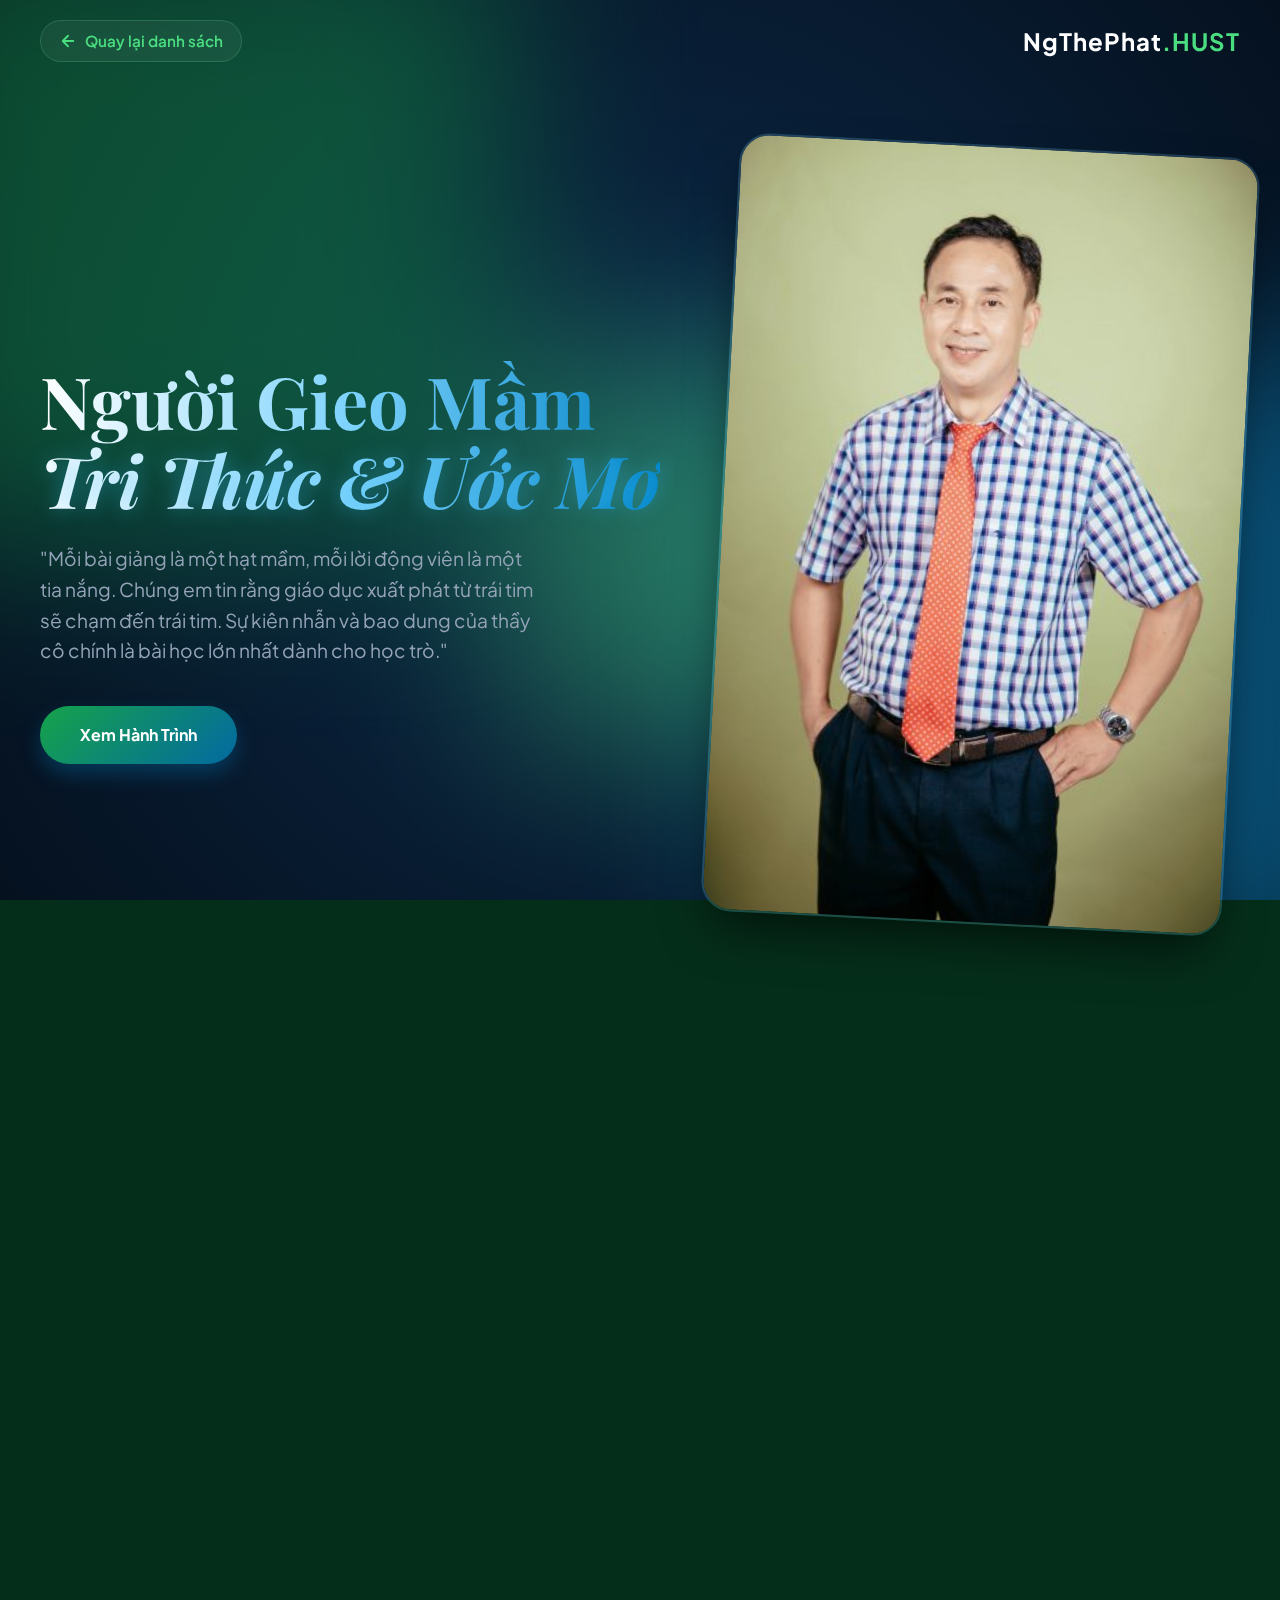
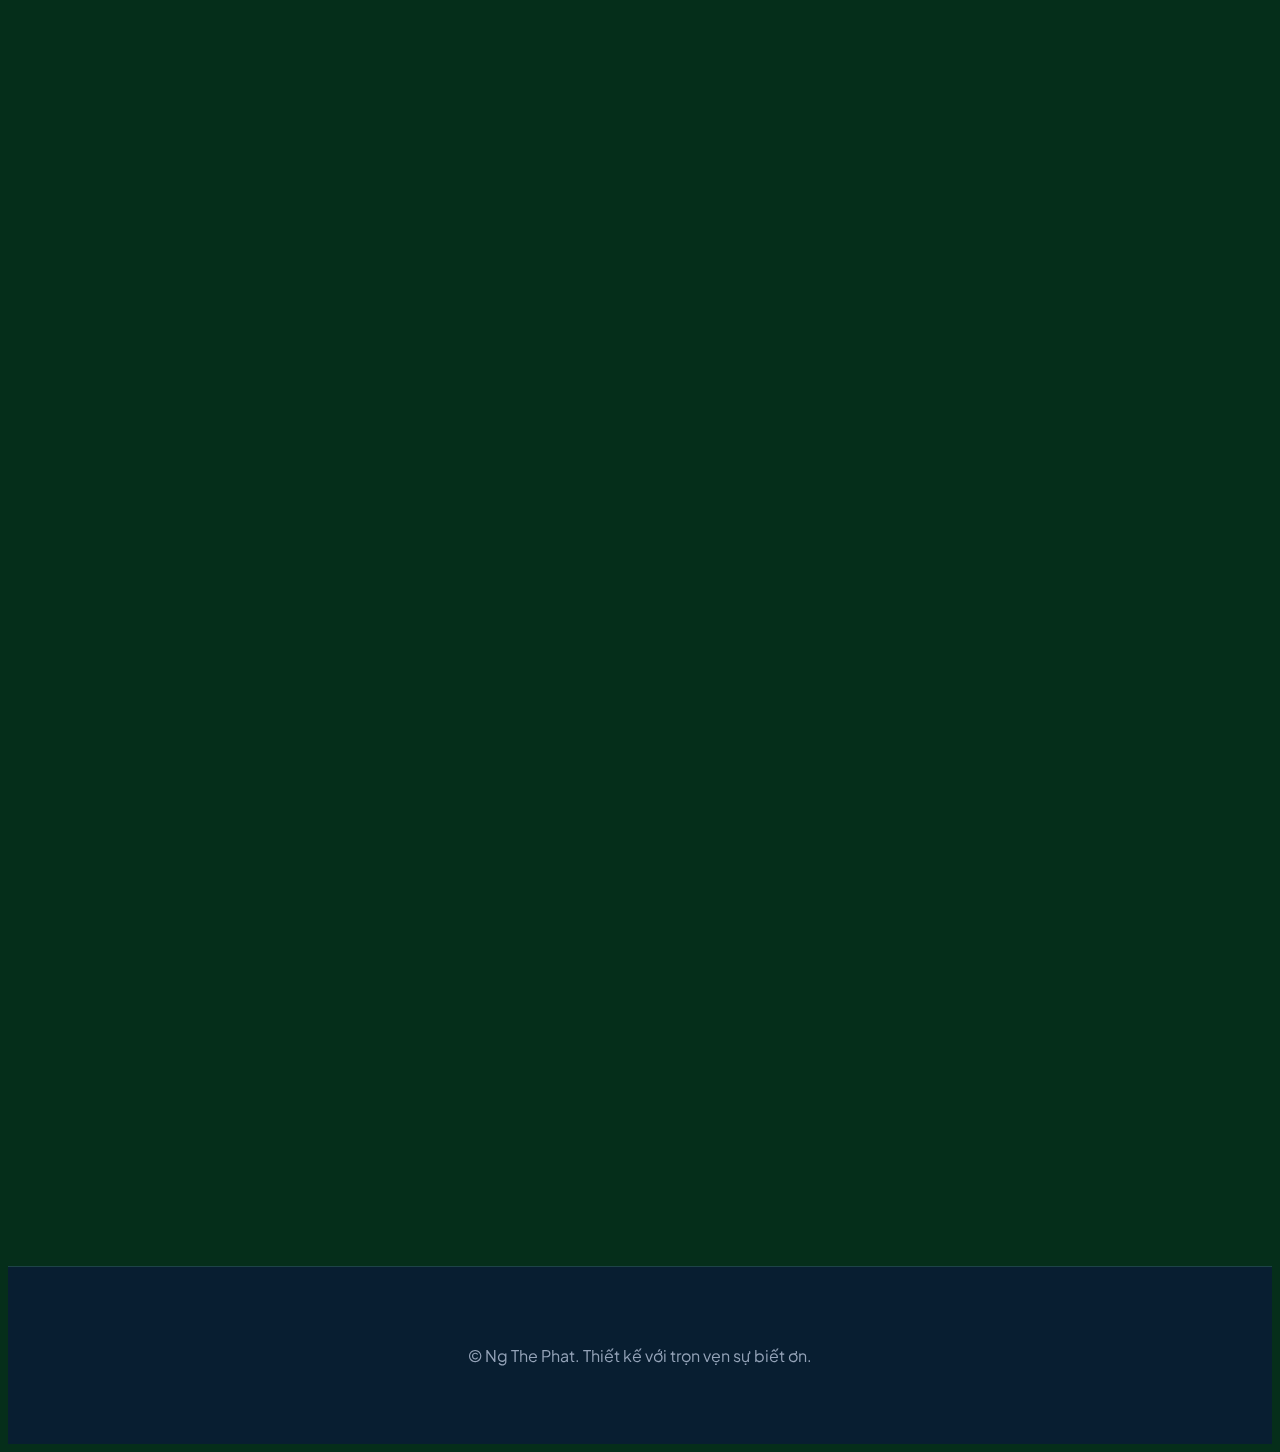
<file: gv/gv3.html>
<!DOCTYPE html>
<html lang="vi">
<head>
    <meta charset="UTF-8" />
    <meta name="viewport" content="width=device-width, initial-scale=1.0" />
    <title>Người Lái Đò – Thắp Sáng Tri Thức</title>
    
    <link rel="preconnect" href="https://fonts.googleapis.com">
    <link rel="preconnect" href="https://fonts.gstatic.com" crossorigin>
    <link href="https://fonts.googleapis.com/css2?family=Playfair+Display:ital,wght@0,400;0,700;1,400&family=Plus+Jakarta+Sans:wght@300;400;500;600&display=swap" rel="stylesheet">

    <style>
:root {
    /* Palette Xanh Lá Sang Trọng (Emerald – Teal) */
    --primary: #16a34a;     /* Green 600 – xanh lá chủ đạo */
    --secondary: #4ade80;   /* Green 400 – xanh lá sáng */
    --accent: #86efac;      /* Green 300 – điểm nhấn */
    
    --text-light: #f0fdf4;  /* Green-tint white */
    --text-dim: #94a3b8;    /* Slate 400 (giữ trung tính) */
    
    /* Glassmorphism trên nền xanh đậm */
    --glass-bg: rgba(255, 255, 255, 0.04);
    --glass-border: rgba(134, 239, 172, 0.18); /* viền xanh lá nhạt */
    --glass-shadow: 0 8px 32px 0 rgba(0, 0, 0, 0.45);

    --bg-color: #052e1a; /* Dark Green Navy */
}
        body {
            font-family: 'Plus Jakarta Sans', sans-serif;
            color: var(--text-light);
            background-color: var(--bg-color);
            overflow-x: hidden;
            line-height: 1.6;
        }

        /* ===== ANIMATED BACKGROUND (DEEP BLUE GLOW) ===== */
        .bg-animate {
            position: fixed;
            top: 0; left: 0; width: 100%; height: 100%;
            z-index: -1;
            background: radial-gradient(circle at 50% 50%, #0c2a4a, #05111f);
            overflow: hidden;
        }
        .blob {
            position: absolute;
            filter: blur(90px);
            opacity: 0.4;
            animation: move 20s infinite alternate;
        }
        /* Blob 1: Xanh sâu */
        .blob:nth-child(1) { top: -10%; left: -10%; width: 50vw; height: 50vw; background: var(--primary); animation-delay: 0s; }
        /* Blob 2: Xanh lục bảo nhẹ */
        .blob:nth-child(2) { bottom: -10%; right: -10%; width: 50vw; height: 50vw; background: #0ea5e9; animation-delay: -5s; }
        /* Blob 3: Xanh nhạt */
        .blob:nth-child(3) { top: 40%; left: 40%; width: 30vw; height: 30vw; background: var(--secondary); animation-delay: -10s; }

        @keyframes move {
            from { transform: translate(0, 0) scale(1); }
            to { transform: translate(40px, -40px) scale(1.1); }
        }

        /* ===== UTILITIES ===== */
        h1, h2, h3 { font-family: 'Playfair Display', serif; }
        .container { max-width: 1200px; margin: 0 auto; padding: 0 24px; }
        .highlight { color: var(--secondary); font-style: italic; text-shadow: 0 0 20px rgba(56, 189, 248, 0.4); }
        
        .glass-card {
            background: var(--glass-bg);
            backdrop-filter: blur(16px);
            -webkit-backdrop-filter: blur(16px);
            border: 1px solid var(--glass-border);
            border-radius: 24px;
            box-shadow: var(--glass-shadow);
        }

        /* ===== NAVIGATION ===== */
        nav {
            position: fixed;
            top: 0; left: 0; width: 100%;
            padding: 20px 0;
            z-index: 100;
            transition: 0.3s;
        }
        nav.scrolled {
            background: rgba(8, 29, 51, 0.85);
            backdrop-filter: blur(10px);
            padding: 15px 0;
            border-bottom: 1px solid var(--glass-border);
        }
        .nav-content { display: flex; justify-content: space-between; align-items: center; }
        .logo { font-size: 1.5rem; font-weight: 700; letter-spacing: 1px; color: #fff; }

        /* Nút Quay lại xanh */
        .back-btn {
            display: inline-flex;
            align-items: center;
            gap: 8px;
            color: var(--secondary);
            text-decoration: none;
            font-weight: 600;
            font-size: 0.95rem;
            padding: 8px 18px;
            border: 1px solid var(--glass-border);
            border-radius: 30px;
            background: rgba(255, 255, 255, 0.05);
            transition: all 0.3s ease;
        }
        .back-btn:hover {
            background: var(--primary);
            color: #fff;
            transform: translateX(-5px);
            box-shadow: 0 0 15px rgba(2, 132, 199, 0.4);
        }

        /* ===== HERO SECTION ===== */
        .hero {
            min-height: 100vh;
            display: flex;
            align-items: center;
            padding-top: 80px;
            position: relative;
        }
        .hero-content {
            display: grid;
            grid-template-columns: 1.2fr 1fr;
            gap: 60px;
            align-items: center;
        }
        .hero-text h1 {
            font-size: 4.5rem;
            line-height: 1.1;
            margin-bottom: 24px;
            /* Text Gradient Xanh Tuyết */
            background: linear-gradient(to right, #fff, #7dd3fc, #0284c7);
            -webkit-background-clip: text;
            -webkit-text-fill-color: transparent;
        }
        .hero-text p {
            font-size: 1.2rem;
            color: var(--text-dim);
            margin-bottom: 40px;
            max-width: 500px;
        }
        /* Button màu Xanh */
        .btn {
            display: inline-block;
            padding: 16px 40px;
            background: linear-gradient(135deg, var(--primary), #0369a1);
            color: #fff;
            text-decoration: none;
            border-radius: 50px;
            font-weight: 700;
            box-shadow: 0 10px 20px rgba(2, 132, 199, 0.3);
            transition: transform 0.3s, box-shadow 0.3s;
        }
        .btn:hover {
            transform: translateY(-3px);
            box-shadow: 0 15px 30px rgba(56, 189, 248, 0.4);
            background: linear-gradient(135deg, var(--secondary), var(--primary));
        }
        
        .hero-img-wrapper {
            position: relative;
            animation: float 6s ease-in-out infinite;
        }
        .hero-img {
            width: 100%;
            border-radius: 30px;
            transform: rotate(3deg);
            border: 2px solid rgba(125, 211, 252, 0.2);
            box-shadow: 0 25px 50px -12px rgba(0, 0, 0, 0.6);
        }
        @keyframes float {
            0%, 100% { transform: translateY(0); }
            50% { transform: translateY(-20px); }
        }

        /* ===== SECTIONS COMMON ===== */
        section { padding: 100px 0; position: relative; }
        .section-title {
            text-align: center;
            font-size: 3rem;
            margin-bottom: 80px;
            position: relative;
            display: inline-block;
            left: 50%;
            transform: translateX(-50%);
            color: var(--text-light);
        }
        .section-title::after {
            content: '';
            position: absolute;
            bottom: -15px; left: 50%;
            transform: translateX(-50%);
            width: 80px; height: 4px;
            background: var(--primary);
            box-shadow: 0 0 10px var(--primary);
            border-radius: 2px;
        }

        /* ===== ABOUT ===== */
        .about-grid {
            display: grid;
            grid-template-columns: 1fr 1fr;
            gap: 80px;
            align-items: center;
        }
        .about-img-group { position: relative; }
        .about-img-main {
            width: 100%;
            border-radius: 20px;
            box-shadow: 0 20px 40px rgba(0,0,0,0.5);
            border: 1px solid rgba(255,255,255,0.1);
        }
        .about-card {
            position: absolute;
            bottom: -30px; right: -30px;
            padding: 20px 30px;
            width: 220px;
            text-align: center;
            background: rgba(15, 23, 42, 0.8);
        }
        .about-card h4 { font-size: 2.5rem; color: var(--secondary); margin-bottom: 5px; }
        .about-card span { font-size: 0.9rem; text-transform: uppercase; letter-spacing: 1px; color: #cbd5e1; }

        .about-text h2 { font-size: 2.8rem; margin-bottom: 30px; line-height: 1.2; color: #fff; }
        .about-text p { margin-bottom: 20px; color: var(--text-dim); font-size: 1.1rem; }

        /* ===== GALLERY ===== */
        .gallery-grid {
            display: grid;
            grid-template-columns: repeat(auto-fit, minmax(300px, 1fr));
            gap: 30px;
        }
        .gallery-item {
            position: relative;
            height: 400px;
            border-radius: 20px;
            overflow: hidden;
            cursor: pointer;
            transition: 0.4s;
            border: 1px solid rgba(255,255,255,0.05);
        }
        .gallery-item img {
            width: 100%; height: 100%;
            object-fit: cover;
            transition: transform 0.6s;
        }
        .gallery-overlay {
            position: absolute;
            inset: 0;
            background: linear-gradient(to top, rgba(2, 132, 199, 0.8), transparent);
            display: flex;
            align-items: flex-end;
            padding: 30px;
            opacity: 0;
            transition: 0.4s;
        }
        .gallery-item:hover { transform: translateY(-10px); box-shadow: 0 20px 40px rgba(0,0,0,0.5); border-color: var(--secondary); }
        .gallery-item:hover img { transform: scale(1.1); }
        .gallery-item:hover .gallery-overlay { opacity: 1; }
        .gallery-overlay h3 { color: #fff; text-shadow: 0 2px 4px rgba(0,0,0,0.5); }

        /* ===== QUOTE ===== */
        .quote-section { text-align: center; max-width: 800px; margin: 0 auto; }
        .quote-icon { font-size: 4rem; color: var(--secondary); opacity: 0.6; margin-bottom: 20px; display: block; }
        .quote-text { font-size: 2rem; font-family: 'Playfair Display', serif; font-style: italic; margin-bottom: 30px; color: #fff; }

        /* ===== FOOTER ===== */
        footer {
            border-top: 1px solid var(--glass-border);
            padding: 60px 0;
            text-align: center;
            background: rgba(8, 29, 51, 0.95);
        }
        footer p { color: var(--text-dim); }

        /* ===== SCROLL REVEAL ===== */
        .reveal { opacity: 0; transform: translateY(30px); transition: all 1s ease; }
        .reveal.active { opacity: 1; transform: translateY(0); }

        @media (max-width: 900px) {
            .hero-content, .about-grid { grid-template-columns: 1fr; gap: 40px; text-align: center; }
            .hero-text h1 { font-size: 3rem; }
            .hero-img { width: 80%; margin: 0 auto; transform: rotate(0); }
            .about-card { right: 50%; transform: translateX(50%); bottom: -20px; }
            .nav-content { flex-direction: column; gap: 15px; }
        }
    </style>
</head>
<body>

    <div class="bg-animate">
        <div class="blob"></div>
        <div class="blob"></div>
        <div class="blob"></div>
    </div>

    <nav id="navbar">
        <div class="container nav-content">
            <a href="../index.html" class="back-btn">
                <svg xmlns="http://www.w3.org/2000/svg" width="18" height="18" viewBox="0 0 24 24" fill="none" stroke="currentColor" stroke-width="2.5" stroke-linecap="round" stroke-linejoin="round"><path d="M19 12H5M12 19l-7-7 7-7"/></svg>
                Quay lại danh sách
            </a>
            <div class="logo">NgThePhat<span style="color:var(--secondary)">.HUST</span></div>
        </div>
    </nav>

    <header class="hero container">
        <div class="hero-content">
            <div class="hero-text">
                <h1>Người Gieo Mầm <br><span class="highlight">Tri Thức & Ước Mơ</span></h1>
                <p>"Mỗi bài giảng là một hạt mầm, mỗi lời động viên là một tia nắng. Chúng em tin rằng giáo dục xuất phát từ trái tim sẽ chạm đến trái tim. Sự kiên nhẫn và bao dung của thầy cô chính là bài học lớn nhất dành cho học trò."</p>
                <a href="#gallery" class="btn">Xem Hành Trình</a>
            </div>
            <div class="hero-img-wrapper">
                <img src="IMG/gv3.jpg" alt="Giáo viên" class="hero-img">
            </div>
        </div>
    </header>

    <section id="about" class="container">
        <div class="about-grid">
            <div class="about-img-group reveal">
                <img src="IMG/gv3.jpg" alt="Lớp học" class="about-img-main">
                <div class="glass-card about-card">
                    <h4>10+</h4>
                    <span>Năm Cống Hiến</span>
                </div>
            </div>
<div class="about-text reveal">
    <h2>Dấu Ấn Vĩnh Cửu <br>Qua Nhiều Thế Hệ</h2>
    <p>Người thầy ảnh hưởng đến tận cùng của sự vĩnh cửu; không ai có thể nói chắc chắn sức ảnh hưởng đó sẽ dừng lại ở đâu. Mỗi lời giảng của thầy hôm nay sẽ còn vang vọng mãi trong hành trang của học trò mai sau.</p>
    <p>Chúng em vinh danh những người lái đò cần mẫn, những người đã dành cả thanh xuân để dệt nên những ước mơ xanh cho đời.</p>
</div>
        </div>
    </section>

    <section id="gallery" class="container">
        <h2 class="section-title reveal">Khoảnh Khắc Đáng Nhớ</h2>
        <div class="gallery-grid">
            <div class="gallery-item reveal">
                <img src="IMG/gv3_02.jpg" alt="Học tập">
                <div class="gallery-overlay">
                    <h3>Truyền Cảm Hứng</h3>
                </div>
            </div>
            <div class="gallery-item reveal" style="transition-delay: 0.1s">
                <img src="IMG/gv3_02.jpg" alt="Giảng bài">
                <div class="gallery-overlay">
                    <h3>Tận Tâm</h3>
                </div>
            </div>
            <div class="gallery-item reveal" style="transition-delay: 0.2s">
                <img src="IMG/gv3_02.jpg" alt="Thư viện">
                <div class="gallery-overlay">
                    <h3>Tri Thức</h3>
                </div>
            </div>
        </div>
    </section>

    <section class="container reveal">
        <div class="glass-card" style="padding: 60px; border-color: var(--glass-border);">
            <div class="quote-section">
                <span class="quote-icon">&ldquo;</span>
                <p class="quote-text">Một người thầy giỏi giống như ngọn nến – đốt cháy chính mình để soi sáng đường đi cho những người khác.</p>
                <p style="color: var(--secondary); font-weight: 600;">— Mustafa Kemal Atatürk</p>
            </div>
        </div>
    </section>

    <footer>
        <div class="container">
            <p>© Ng The Phat. Thiết kế với trọn vẹn sự biết ơn.</p>
        </div>
    </footer>

    <script>
        window.addEventListener('scroll', function() {
            const nav = document.getElementById('navbar');
            if (window.scrollY > 50) {
                nav.classList.add('scrolled');
            } else {
                nav.classList.remove('scrolled');
            }
        });

        function reveal() {
            var reveals = document.querySelectorAll(".reveal");
            for (var i = 0; i < reveals.length; i++) {
                var windowHeight = window.innerHeight;
                var elementTop = reveals[i].getBoundingClientRect().top;
                var elementVisible = 150;
                if (elementTop < windowHeight - elementVisible) {
                    reveals[i].classList.add("active");
                }
            }
        }
        window.addEventListener("scroll", reveal);
        reveal();
    </script>
</body>
</html>
</file>
<file: style.css>
:root {
  --accent: #6366f1;
  --accent-strong: #4f46e5;
  --accent-soft: rgba(99, 102, 241, 0.14);
  --accent-soft-2: rgba(99, 102, 241, 0.08);
  --success: #16a34a;
  --danger: #dc2626;
  --warning: #d97706;
  --info: #0284c7;
  --bg: radial-gradient(circle at top, #dbeafe 0%, #eff6ff 38%, #f8fbff 100%);
  --panel: rgba(255, 255, 255, 0.82);
  --panel-strong: #ffffff;
  --panel-soft: #f8fbff;
  --panel-muted: #eef4ff;
  --text: #1e293b;
  --muted: #64748b;
  --border: rgba(148, 163, 184, 0.22);
  --shadow-sm: 0 10px 24px rgba(15, 23, 42, 0.06);
  --shadow-md: 0 16px 38px rgba(15, 23, 42, 0.08);
  --shadow-lg: 0 24px 60px rgba(15, 23, 42, 0.10);
  --radius: 24px;
  --radius-sm: 16px;
}

html[data-accent="cyan"] {
  --accent: #06b6d4;
  --accent-strong: #0891b2;
  --accent-soft: rgba(6, 182, 212, 0.16);
  --accent-soft-2: rgba(6, 182, 212, 0.08);
}

html[data-accent="indigo"] {
  --accent: #6366f1;
  --accent-strong: #4f46e5;
  --accent-soft: rgba(99, 102, 241, 0.14);
  --accent-soft-2: rgba(99, 102, 241, 0.08);
}

html[data-accent="pink"] {
  --accent: #ec4899;
  --accent-strong: #db2777;
  --accent-soft: rgba(236, 72, 153, 0.15);
  --accent-soft-2: rgba(236, 72, 153, 0.08);
}

html[data-accent="emerald"] {
  --accent: #10b981;
  --accent-strong: #059669;
  --accent-soft: rgba(16, 185, 129, 0.15);
  --accent-soft-2: rgba(16, 185, 129, 0.08);
}

html[data-theme="dark"],
body.dark {
  color-scheme: dark;
  --bg: linear-gradient(180deg, #060913 0%, #0b1220 60%, #060913 100%);
  --panel: rgba(10, 15, 26, 0.88);
  --panel-strong: rgba(15, 23, 42, 0.96);
  --panel-soft: rgba(30, 41, 59, 0.78);
  --panel-muted: rgba(30, 41, 59, 0.60);
  --text: #e2e8f0;
  --muted: #94a3b8;
  --border: rgba(148, 163, 184, 0.18);
  --shadow-sm: 0 14px 32px rgba(0, 0, 0, 0.32);
  --shadow-md: 0 20px 42px rgba(0, 0, 0, 0.36);
  --shadow-lg: 0 28px 68px rgba(0, 0, 0, 0.42);
}

* {
  box-sizing: border-box;
}

html {
  scroll-behavior: smooth;
}

body {
  margin: 0;
  min-height: 100vh;
  font-family: "Inter", sans-serif;
  background: var(--bg);
  color: var(--text);
}

img {
  display: block;
  max-width: 100%;
}

a {
  color: inherit;
}

button,
input,
select,
textarea {
  font: inherit;
}

.layout {
  display: grid;
  grid-template-columns: 280px minmax(0, 1fr);
  gap: 18px;
  min-height: 100vh;
  padding: 18px;
}

.sidebar-backdrop {
  display: none;
  position: fixed;
  inset: 0;
  background: rgba(2, 6, 23, 0.48);
  z-index: 55;
  transition: opacity 0.25s ease;
}

.sidebar {
  position: sticky;
  top: 18px;
  align-self: start;
  max-height: calc(100vh - 36px);
  overflow: auto;
  padding: 20px 18px;
  background: linear-gradient(180deg, rgba(255, 255, 255, 0.96), rgba(248, 251, 255, 0.94));
  border: 1px solid var(--border);
  border-radius: 28px;
  box-shadow: var(--shadow-md);
  color: var(--text);
  transition: transform 0.28s ease, opacity 0.28s ease, box-shadow 0.28s ease;
}

.logo {
  padding: 16px;
  border-radius: 20px;
  background: linear-gradient(135deg, var(--accent-soft-2), rgba(255, 255, 255, 0.92));
  border: 1px solid var(--border);
}

.menu h4 {
  margin: 18px 8px 10px;
  font-size: 12px;
  font-weight: 800;
  letter-spacing: 0.08em;
  text-transform: uppercase;
  color: var(--muted);
}

.menu a {
  display: block;
  margin-bottom: 6px;
  padding: 12px 14px;
  border: 1px solid transparent;
  border-radius: 16px;
  color: var(--text);
  font-weight: 600;
  text-decoration: none;
  transition: background 0.2s ease, border-color 0.2s ease, color 0.2s ease, transform 0.2s ease;
}

.menu a:hover,
.menu a.active {
  background: linear-gradient(135deg, var(--accent-soft-2), rgba(255, 255, 255, 0.85));
  border-color: rgba(99, 102, 241, 0.20);
  color: var(--accent-strong);
  transform: translateX(2px);
}

.semester {
  margin-top: 16px;
  padding: 14px 16px;
  border-radius: 20px;
  background: linear-gradient(135deg, var(--accent-soft-2), var(--panel-soft));
  border: 1px solid var(--border);
  box-shadow: inset 0 1px 0 rgba(255, 255, 255, 0.65);
}

.main {
  min-width: 0;
  display: flex;
  flex-direction: column;
  gap: 20px;
}

.topbar-actions.quick-tools {
  position: sticky;
  top: 18px;
  z-index: 20;
  display: grid;
  grid-template-columns: auto minmax(0, 1fr) auto;
  gap: 12px;
  align-items: center;
  padding: 16px 18px;
  background: rgba(255, 255, 255, 0.84);
  border: 1px solid var(--border);
  border-radius: 28px;
  backdrop-filter: blur(12px);
  box-shadow: var(--shadow-sm);
}

.topbar-left,
.topbar-vip-actions,
.quick-tool-list {
  display: flex;
  align-items: center;
  gap: 12px;
}

.quick-tool-list {
  flex-wrap: wrap;
  justify-content: center;
}

.utility-title-wrap {
  display: flex;
  flex-direction: column;
  gap: 4px;
}

.utility-label {
  font-size: 12px;
  font-weight: 700;
  letter-spacing: 0.04em;
  color: var(--muted);
  text-transform: uppercase;
}

.utility-page-title {
  font-size: clamp(1.25rem, 2vw, 1.6rem);
  font-weight: 800;
  color: var(--text);
}

.icon-btn,
.utility-btn,
.theme-fab,
.btn,
.btn-primary,
.btn-gradient,
.btn-download,
.btn-action,
.chat-send,
.ai-send-btn,
.school-cta,
.teacher-link {
  display: inline-flex;
  align-items: center;
  justify-content: center;
  gap: 8px;
  min-height: 46px;
  padding: 10px 16px;
  border: 1px solid var(--border);
  border-radius: 16px;
  background: var(--panel-strong) !important;
  color: var(--text) !important;
  text-decoration: none;
  cursor: pointer;
  transition: transform 0.2s ease, box-shadow 0.2s ease, border-color 0.2s ease, background 0.2s ease;
  box-shadow: var(--shadow-sm);
}

.icon-btn:hover,
.utility-btn:hover,
.theme-fab:hover,
.btn:hover,
.btn-primary:hover,
.btn-gradient:hover,
.btn-download:hover,
.btn-action:hover,
.chat-send:hover,
.ai-send-btn:hover,
.school-cta:hover,
.teacher-link:hover {
  transform: translateY(-2px);
  border-color: rgba(99, 102, 241, 0.30);
}

.quick-tool.active,
.btn-primary,
.btn-gradient,
.ai-send-btn,
.chat-send,
.school-cta,
.teacher-link {
  background: linear-gradient(135deg, var(--accent), var(--accent-strong)) !important;
  color: #ffffff !important;
  border-color: transparent !important;
}

.quick-tool.active {
  box-shadow: 0 14px 28px rgba(99, 102, 241, 0.24);
}

.theme-fab {
  min-width: 46px;
  padding: 10px;
}

.utility-user-pill {
  display: inline-flex;
  align-items: center;
  gap: 8px;
  padding: 10px 16px;
  border: 1px solid var(--border);
  border-radius: 999px;
  background: linear-gradient(135deg, var(--accent-soft-2), var(--panel-strong)) !important;
  box-shadow: var(--shadow-sm);
  white-space: nowrap;
}

.vip-pill b {
  color: var(--accent-strong);
  letter-spacing: 0.04em;
}

.page {
  display: none;
  padding: 24px;
  border: 1px solid var(--border);
  border-radius: 28px;
  background: rgba(255, 255, 255, 0.72);
  box-shadow: var(--shadow-sm);
  backdrop-filter: blur(10px);
}

.page.active {
  display: block;
  animation: fadeIn 0.25s ease;
}

@keyframes fadeIn {
  from {
    opacity: 0;
    transform: translateY(8px);
  }
  to {
    opacity: 1;
    transform: translateY(0);
  }
}

.card,
.folder-card,
.school-panel,
.school-info-card,
.school-feature-card,
.school-gallery-panel,
.school-teachers-panel,
.school-teacher-card,
.attendance-banner,
.attendance-control-card,
.attendance-card,
.attendance-summary-box,
.modal-card,
.contact-list,
.chat-content,
.ai-card,
#cai-dat .card {
  background: var(--panel-strong) !important;
  border: 1px solid var(--border) !important;
  border-radius: 24px;
  box-shadow: var(--shadow-sm);
}

.card:hover,
.folder-card:hover,
.school-info-card:hover,
.school-teacher-card:hover,
.attendance-card:hover,
#cai-dat .card:hover,
#thong-bao .card:hover {
  transform: translateY(-4px);
  box-shadow: var(--shadow-md) !important;
}

h1,
h2,
h3,
h4,
h5,
h6,
.value,
.school-header-card h2,
.school-feature-copy h3,
.school-section-head h3,
.modal-title,
.contact-list-title,
.setting-header {
  margin-top: 0;
  color: var(--text) !important;
}

p,
small,
span,
label,
li,
td,
th,
div {
  color: inherit;
}

.search,
.input-field,
.tkb-input,
.chat-input,
select,
textarea,
input[type="text"],
input[type="date"],
input[type="time"],
input[type="number"],
input[type="password"] {
  width: 100%;
  padding: 12px 14px;
  border: 1px solid var(--border) !important;
  border-radius: 16px;
  background: var(--panel-strong) !important;
  color: var(--text) !important;
  outline: none;
  transition: border-color 0.2s ease, box-shadow 0.2s ease, background 0.2s ease;
}

.search::placeholder,
.input-field::placeholder,
.tkb-input::placeholder,
.chat-input::placeholder,
textarea::placeholder,
input::placeholder {
  color: var(--muted) !important;
}

.search:focus,
.input-field:focus,
.tkb-input:focus,
.chat-input:focus,
select:focus,
textarea:focus,
input:focus {
  border-color: rgba(99, 102, 241, 0.34) !important;
  box-shadow: 0 0 0 4px rgba(99, 102, 241, 0.12);
}

.badge,
.nonbadge,
.status-pill,
.file-type,
.school-badge,
.school-chip,
.attendance-label,
.att-chip {
  display: inline-flex;
  align-items: center;
  gap: 6px;
  padding: 6px 12px;
  border-radius: 999px;
  font-size: 12px;
  font-weight: 700;
}

.badge {
  background: rgba(22, 163, 74, 0.14) !important;
  border: 1px solid rgba(22, 163, 74, 0.18);
  color: #15803d !important;
}

.nonbadge {
  background: rgba(220, 38, 38, 0.14) !important;
  border: 1px solid rgba(220, 38, 38, 0.18);
  color: #b91c1c !important;
}

.gender-nam {
  color: #2563eb !important;
  font-weight: 700;
}

.gender-nu {
  color: #ec4899 !important;
  font-weight: 700;
}

.value {
  font-size: 2.3rem;
  font-weight: 800;
}

.cards {
  display: grid !important;
  grid-template-columns: repeat(3, minmax(0, 1fr));
  gap: 20px;
}

.card.primary {
  background: linear-gradient(135deg, var(--accent), var(--accent-strong)) !important;
  color: #ffffff !important;
}

.card.primary h3,
.card.primary .value,
.card.primary small {
  color: #ffffff !important;
}

.card.success {
  border-bottom: 4px solid #10b981 !important;
}

.card.warning {
  border-bottom: 4px solid #f59e0b !important;
}

.schedule-grid {
  display: grid;
  gap: 10px;
  margin-top: 16px;
}

.schedule-item,
.schedule {
  display: flex;
  align-items: center;
  justify-content: space-between;
  gap: 12px;
  padding: 12px 16px;
  border-radius: 18px;
  box-shadow: var(--shadow-sm);
}

.sc-cc { background: linear-gradient(135deg, #38bdf8, #0284c7); color: #fff; }
.sc-hdtn { background: linear-gradient(135deg, #8b5cf6, #6d28d9); color: #fff; }
.sc-sinh { background: linear-gradient(135deg, #22c55e, #16a34a); color: #fff; }
.sc-li { background: linear-gradient(135deg, #f59e0b, #d97706); color: #fff; }
.sc-tin { background: linear-gradient(135deg, #ef4444, #dc2626); color: #fff; }

.CC { background: rgba(99, 102, 241, 0.12) !important; color: var(--accent-strong) !important; }
.Toan { background: rgba(59, 130, 246, 0.12) !important; color: #1d4ed8 !important; }
.Van { background: rgba(236, 72, 153, 0.12) !important; color: #be185d !important; }

.list-item {
  display: flex;
  align-items: center;
  justify-content: space-between;
  gap: 12px;
  padding: 14px 0;
  border-bottom: 1px solid var(--border);
}

.list-item:last-child {
  border-bottom: 0;
}

.toolbar {
  display: flex;
  align-items: center;
  justify-content: space-between;
  gap: 16px;
}

#hoc-sinh .toolbar {
  padding: 20px;
  border-radius: 24px;
  background: linear-gradient(135deg, var(--accent), var(--accent-strong));
  color: #ffffff;
  box-shadow: 0 16px 32px rgba(99, 102, 241, 0.24);
}

#hoc-sinh .toolbar h2,
#hoc-sinh .toolbar small {
  color: #ffffff !important;
}

#hoc-sinh .search {
  max-width: 320px;
  background: rgba(255, 255, 255, 0.92) !important;
}

.table-container {
  width: 100%;
  overflow: auto;
}

.data-table,
.doc-table,
.tkb-table {
  width: 100%;
  border-collapse: separate;
  border-spacing: 0 10px;
}

.tkb-table {
  border-spacing: 0;
}

.data-table thead th,
.doc-table thead th,
.tkb-table thead th {
  padding: 14px 12px;
  text-align: left;
  font-size: 12px;
  font-weight: 800;
  letter-spacing: 0.06em;
  text-transform: uppercase;
  color: var(--muted) !important;
}

.data-table tbody tr,
.doc-table tbody tr {
  background: var(--panel-strong) !important;
  box-shadow: var(--shadow-sm);
}

.data-table tbody tr:hover,
.doc-table tbody tr:hover {
  transform: translateY(-2px);
}

.data-table td,
.doc-table td {
  padding: 14px 12px;
  border-top: 1px solid var(--border);
  border-bottom: 1px solid var(--border);
}

.data-table td:first-child,
.doc-table td:first-child {
  border-left: 1px solid var(--border);
  border-radius: 18px 0 0 18px;
}

.data-table td:last-child,
.doc-table td:last-child {
  border-right: 1px solid var(--border);
  border-radius: 0 18px 18px 0;
}

.tkb-table td,
.tkb-table th {
  border: 1px solid var(--border);
  background: var(--panel-strong);
}

.tkb-header {
  text-align: center !important;
  font-size: 13px !important;
  letter-spacing: 0.08em !important;
  color: var(--accent-strong) !important;
}

.tkb-input {
  min-width: 110px;
  text-align: center;
  border: 0 !important;
  box-shadow: none;
  background: transparent !important;
}

.tkb-input.subject-toan { background: rgba(59, 130, 246, 0.12) !important; color: #1d4ed8 !important; font-weight: 700; }
.tkb-input.subject-van { background: rgba(236, 72, 153, 0.12) !important; color: #be185d !important; font-weight: 700; }
.tkb-input.subject-li { background: rgba(245, 158, 11, 0.14) !important; color: #b45309 !important; font-weight: 700; }
.tkb-input.subject-hoa { background: rgba(16, 185, 129, 0.14) !important; color: #047857 !important; font-weight: 700; }
.tkb-input.subject-sinh { background: rgba(34, 197, 94, 0.14) !important; color: #15803d !important; font-weight: 700; }
.tkb-input.subject-anh,
.tkb-input.subject-su { background: rgba(139, 92, 246, 0.14) !important; color: #6d28d9 !important; font-weight: 700; }
.tkb-input.subject-tin { background: rgba(14, 165, 233, 0.14) !important; color: #0369a1 !important; font-weight: 700; }
.tkb-input.subject-gdtc,
.tkb-input.subject-gdqpan { background: rgba(148, 163, 184, 0.20) !important; color: #475569 !important; font-weight: 700; }
.tkb-input.subject-tnhn,
.tkb-input.subject-cc { background: rgba(244, 114, 182, 0.14) !important; color: #be185d !important; font-weight: 700; }

.stt-circle {
  display: inline-flex;
  align-items: center;
  justify-content: center;
  width: 32px;
  height: 32px;
  border-radius: 50%;
  background: linear-gradient(135deg, var(--accent), var(--accent-strong));
  color: #fff;
  font-size: 12px;
  font-weight: 800;
}

.edit-btn {
  min-width: 42px;
  min-height: 42px;
  padding: 0;
  border-radius: 12px;
  border: 1px solid var(--border);
  background: var(--panel-soft);
  color: var(--text);
  cursor: pointer;
  transition: transform 0.2s ease, border-color 0.2s ease, background 0.2s ease;
}

.edit-btn:hover {
  transform: translateY(-1px);
  border-color: rgba(99, 102, 241, 0.30);
}

.school-page {
  padding: 0;
  background: transparent;
  border: 0;
  box-shadow: none;
}

.school-shell {
  display: grid;
  gap: 24px;
}

.school-header-card {
  display: grid;
  grid-template-columns: minmax(0, 1.3fr) minmax(280px, 0.7fr);
  gap: 24px;
  padding: 32px;
  border-radius: 32px;
  background: linear-gradient(135deg, rgba(255, 255, 255, 0.94), rgba(239, 246, 255, 0.92));
  border: 1px solid var(--border);
  box-shadow: var(--shadow-md);
}

.school-eyebrow,
.school-stat-label {
  display: inline-flex;
  align-items: center;
  gap: 8px;
  margin-bottom: 12px;
  padding: 6px 12px;
  border-radius: 999px;
  background: var(--accent-soft);
  color: var(--accent-strong) !important;
  font-size: 12px;
  font-weight: 800;
  text-transform: uppercase;
  letter-spacing: 0.06em;
}

.school-header-card h2 {
  margin-bottom: 14px;
  font-size: clamp(2rem, 3vw, 2.7rem);
}

.school-header-card p,
.school-panel p,
.school-feature-copy p,
.school-teacher-body p,
.school-section-head p {
  line-height: 1.7;
  color: var(--muted) !important;
}

.school-chip-row {
  display: flex;
  flex-wrap: wrap;
  gap: 10px;
  margin-top: 20px;
}

.school-chip,
.school-badge,
.att-chip,
.attendance-label {
  background: var(--accent-soft-2);
  border: 1px solid rgba(99, 102, 241, 0.16);
  color: var(--accent-strong) !important;
}

.school-badge.warn {
  background: rgba(245, 158, 11, 0.16);
  border-color: rgba(245, 158, 11, 0.20);
  color: #b45309 !important;
}

.school-badge.success {
  background: rgba(16, 185, 129, 0.16);
  border-color: rgba(16, 185, 129, 0.20);
  color: #047857 !important;
}

.school-stat-card,
.school-panel,
.school-gallery-panel,
.school-teachers-panel {
  padding: 28px;
}

.school-metrics-grid,
.school-teacher-list {
  display: grid;
  grid-template-columns: repeat(3, minmax(0, 1fr));
  gap: 18px;
}

.school-info-card {
  display: flex;
  gap: 16px;
  padding: 22px;
}

.school-info-icon {
  width: 54px;
  height: 54px;
  border-radius: 18px;
  display: inline-flex;
  align-items: center;
  justify-content: center;
  font-size: 26px;
  flex-shrink: 0;
}

.accent-blue .school-info-icon { background: rgba(14, 165, 233, 0.14); }
.accent-green .school-info-icon { background: rgba(16, 185, 129, 0.14); }
.accent-amber .school-info-icon { background: rgba(245, 158, 11, 0.14); }

.school-feature-card {
  display: grid;
  grid-template-columns: minmax(0, 1.05fr) minmax(260px, 0.95fr);
  gap: 24px;
  padding: 28px;
}

.school-feature-card.reverse {
  grid-template-columns: minmax(260px, 0.95fr) minmax(0, 1.05fr);
}

.school-feature-card img,
.school-inline-image,
.school-gallery-grid img,
.school-teacher-thumb {
  width: 100%;
  border-radius: 22px;
  object-fit: cover;
}

.school-feature-card img,
.school-inline-image {
  min-height: 260px;
}

.school-story-stack {
  display: grid;
  gap: 22px;
}

.school-list {
  margin: 16px 0 0;
  padding-left: 18px;
  color: var(--muted);
}

.school-section-head {
  display: flex;
  align-items: end;
  justify-content: space-between;
  gap: 16px;
  margin-bottom: 18px;
}

.school-gallery-grid {
  display: grid;
  grid-template-columns: repeat(4, minmax(0, 1fr));
  gap: 14px;
}

.school-gallery-grid img {
  aspect-ratio: 1 / 0.78;
}

.school-teacher-card {
  overflow: hidden;
}

.school-teacher-thumb-wrap {
  position: relative;
}

.school-teacher-thumb {
  aspect-ratio: 1 / 1;
}

.teacher-order {
  position: absolute;
  top: 14px;
  right: 14px;
  display: inline-flex;
  align-items: center;
  justify-content: center;
  width: 38px;
  height: 38px;
  border-radius: 50%;
  background: rgba(255, 255, 255, 0.92);
  box-shadow: var(--shadow-sm);
  font-weight: 800;
}

.school-teacher-body {
  padding: 18px 18px 20px;
}

.teacher-role {
  font-weight: 700;
}

.teacher-amber .teacher-order { color: #d97706; }
.teacher-blue .teacher-order { color: #2563eb; }
.teacher-green .teacher-order { color: #059669; }

.timeline-container {
  position: relative;
  display: grid;
  gap: 24px;
  max-width: 900px;
  margin: 0 auto;
  padding-left: 24px;
}

.timeline-container::before {
  content: "";
  position: absolute;
  top: 8px;
  bottom: 8px;
  left: 5px;
  border-left: 2px dashed var(--border);
}

.timeline-dot {
  position: absolute;
  left: -2px;
  top: 18px;
  width: 16px;
  height: 16px;
  border-radius: 50%;
  background: var(--accent);
  border: 3px solid var(--panel-strong);
  box-shadow: 0 0 0 6px var(--accent-soft-2);
}

.folder-card {
  padding: 24px 18px;
  text-align: center;
}

.folder-card::before {
  content: "";
  display: block;
  width: 100%;
  height: 5px;
  margin: -24px 0 20px;
  border-radius: 24px 24px 0 0;
  background: var(--folder-color, var(--accent));
}

.folder-icon {
  margin-bottom: 14px;
  font-size: 2.8rem;
}

.doc-table {
  border-spacing: 0 12px;
}

.file-type {
  min-width: 58px;
  justify-content: center;
}

.chat-wrapper {
  display: grid;
  grid-template-columns: 320px minmax(0, 1fr);
  gap: 18px;
}

.contact-list,
.chat-content {
  overflow: hidden;
}

.contact-list-header,
.chat-header,
.chat-inputbar {
  padding: 16px 18px;
  background: linear-gradient(135deg, var(--accent-soft-2), var(--panel-strong));
  border-bottom: 1px solid var(--border);
}

.contact-item {
  display: flex;
  align-items: center;
  gap: 12px;
  padding: 16px;
  cursor: pointer;
  border-bottom: 1px solid var(--border);
  transition: background 0.2s ease, border-color 0.2s ease;
}

.contact-item:hover,
.contact-item.active {
  background: var(--accent-soft-2);
  border-left: 4px solid var(--accent);
  padding-left: 12px;
}

.avatar {
  width: 46px;
  height: 46px;
  border-radius: 16px;
  display: inline-flex;
  align-items: center;
  justify-content: center;
  font-size: 22px;
  box-shadow: var(--shadow-sm);
}

.chat-pane {
  display: none;
  flex-direction: column;
  min-height: 420px;
}

.chat-pane.active {
  display: flex;
}

.msg-area,
.ai-chat-box {
  display: flex;
  flex-direction: column;
  gap: 12px;
  min-height: 320px;
  max-height: 450px;
  overflow: auto;
  padding: 18px;
  background: linear-gradient(180deg, rgba(99, 102, 241, 0.05), rgba(255, 255, 255, 0.76));
}

.theme-amber { background: linear-gradient(180deg, rgba(245, 158, 11, 0.06), rgba(255, 255, 255, 0.76)); }
.theme-sky { background: linear-gradient(180deg, rgba(14, 165, 233, 0.06), rgba(255, 255, 255, 0.76)); }

.bubble {
  max-width: 76%;
  padding: 12px 14px;
  border-radius: 18px;
  line-height: 1.6;
  white-space: pre-wrap;
  border: 1px solid var(--border);
  background: var(--panel-strong);
  box-shadow: var(--shadow-sm);
}

.received {
  align-self: flex-start;
  border-bottom-left-radius: 6px;
}

.sent {
  align-self: flex-end;
  background: linear-gradient(135deg, var(--accent), var(--accent-strong)) !important;
  color: #ffffff !important;
  border-color: transparent !important;
  border-bottom-right-radius: 6px;
}

.chat-inputbar {
  display: flex;
  gap: 10px;
}

.chat-send,
.ai-send-btn {
  min-width: 120px;
}

.ai-hero {
  padding: 32px;
  border-radius: 28px;
  background: linear-gradient(135deg, var(--accent), var(--accent-strong));
  color: #ffffff;
  box-shadow: 0 20px 40px rgba(99, 102, 241, 0.22);
}

.ai-hero h2,
.ai-hero p {
  color: #ffffff !important;
}

.ai-input-row {
  display: flex;
  gap: 12px;
  margin-top: 18px;
}

.setting-header {
  font-size: clamp(1.8rem, 2.6vw, 2.4rem);
}

.profile-avatar {
  display: inline-flex;
  align-items: center;
  justify-content: center;
  width: 100px;
  height: 100px;
  border-radius: 28px;
  background: linear-gradient(135deg, var(--accent), var(--accent-strong));
  color: #ffffff;
  font-size: 2.6rem;
  box-shadow: 0 18px 32px rgba(99, 102, 241, 0.22);
}

.switch {
  position: relative;
  display: inline-flex;
  width: 54px;
  height: 30px;
}

.switch input {
  opacity: 0;
  width: 0;
  height: 0;
}

.slider {
  position: absolute;
  inset: 0;
  border-radius: 999px;
  background: rgba(148, 163, 184, 0.34);
  cursor: pointer;
  transition: background 0.2s ease;
}

.slider::before {
  content: "";
  position: absolute;
  top: 3px;
  left: 3px;
  width: 24px;
  height: 24px;
  border-radius: 50%;
  background: #ffffff;
  box-shadow: var(--shadow-sm);
  transition: transform 0.2s ease;
}

.switch input:checked + .slider {
  background: linear-gradient(135deg, var(--accent), var(--accent-strong));
}

.switch input:checked + .slider::before {
  transform: translateX(24px);
}

.color-dot {
  width: 34px;
  height: 34px;
  border-radius: 12px;
  border: 3px solid transparent;
  cursor: pointer;
  box-shadow: var(--shadow-sm);
  transition: transform 0.2s ease, border-color 0.2s ease;
}

.color-dot:hover {
  transform: scale(1.08);
}

.color-dot.active {
  border-color: var(--text);
}

.danger-zone {
  border-style: dashed !important;
}

.attendance-shell-v2 {
  display: grid;
  gap: 20px;
}

.attendance-banner {
  display: grid;
  grid-template-columns: minmax(0, 1.2fr) minmax(280px, 0.8fr);
  gap: 18px;
  padding: 26px;
  background: linear-gradient(135deg, rgba(15, 23, 42, 0.96), rgba(30, 41, 59, 0.94), rgba(99, 102, 241, 0.28)) !important;
  color: #ffffff;
}

.attendance-banner h2,
.attendance-banner p,
.mini-permission-card span,
.mini-permission-card strong,
.mini-permission-card small {
  color: #ffffff !important;
}

.mini-permission-card {
  height: 100%;
  padding: 18px 20px;
  border-radius: 22px;
  background: rgba(255, 255, 255, 0.12) !important;
  border: 1px solid rgba(255, 255, 255, 0.16) !important;
}

.attendance-control-row,
.attendance-grid {
  display: grid;
  gap: 18px;
}

.attendance-control-row {
  grid-template-columns: minmax(0, 1.25fr) minmax(280px, 0.75fr);
}

.attendance-grid.enhanced-attendance-grid {
  grid-template-columns: minmax(0, 1.1fr) minmax(320px, 0.9fr);
}

.attendance-control-head,
.attendance-card-head {
  display: flex;
  align-items: center;
  justify-content: space-between;
  gap: 16px;
  flex-wrap: wrap;
}

.attendance-actions,
.attendance-bulk-actions,
.enhanced-actions {
  display: flex;
  gap: 10px;
  flex-wrap: wrap;
  align-items: center;
}

.attendance-meta {
  display: grid;
  grid-template-columns: repeat(3, minmax(0, 1fr));
  gap: 12px;
  margin-top: 18px;
}

.attendance-stat {
  padding: 16px;
  border-radius: 18px;
  background: var(--panel-soft) !important;
  border: 1px solid var(--border) !important;
}

.attendance-stat span {
  display: block;
  margin-bottom: 8px;
  font-size: 12px;
  font-weight: 700;
  letter-spacing: 0.06em;
  text-transform: uppercase;
  color: var(--muted) !important;
}

.attendance-stat strong {
  font-size: 1.7rem;
}

.attendance-students {
  display: grid;
  gap: 10px;
  max-height: 620px;
  overflow: auto;
}

.attendance-student {
  display: flex;
  align-items: center;
  justify-content: space-between;
  gap: 14px;
  padding: 14px 16px;
  border-radius: 18px;
  background: var(--panel-soft) !important;
  border: 1px solid var(--border) !important;
}

.attendance-student strong {
  display: block;
  margin-bottom: 4px;
}

.attendance-student small {
  color: var(--muted) !important;
}

.attendance-toggle {
  display: flex;
  gap: 8px;
  flex-wrap: wrap;
}

.attendance-toggle button {
  min-width: 84px;
  min-height: 40px;
  padding: 8px 12px;
  border: 1px solid var(--border);
  border-radius: 12px;
  background: var(--panel-strong);
  color: var(--text);
  font-weight: 700;
  cursor: pointer;
}

.attendance-toggle button.active.present {
  background: rgba(22, 163, 74, 0.14);
  border-color: rgba(22, 163, 74, 0.18);
  color: #15803d;
}

.attendance-toggle button.active.absent {
  background: rgba(220, 38, 38, 0.14);
  border-color: rgba(220, 38, 38, 0.18);
  color: #b91c1c;
}

.attendance-summary-box,
.attendance-empty {
  padding: 14px 16px;
  border-radius: 18px;
  background: var(--panel-soft) !important;
  color: var(--muted) !important;
}

.attendance-side-stack {
  display: grid;
  gap: 18px;
}

.attendance-note-card ul {
  margin: 0;
  padding-left: 18px;
  line-height: 1.8;
  color: var(--muted);
}

#absenceChart {
  width: 100% !important;
  display: block;
  border-radius: 18px;
  background: linear-gradient(180deg, rgba(248, 250, 252, 0.88), rgba(255, 255, 255, 0.96));
}

.modal-backdrop {
  position: fixed;
  inset: 0;
  background: rgba(2, 6, 23, 0.56);
  backdrop-filter: blur(8px);
  z-index: 90;
}

.modal {
  position: fixed;
  inset: 0;
  display: flex;
  align-items: center;
  justify-content: center;
  padding: 18px;
  z-index: 100;
}

.modal-card {
  width: min(520px, 100%);
  padding: 24px;
}

.modal-subtitle,
.modal-hint,
.remember,
.note {
  color: var(--muted) !important;
}

.modal-row {
  display: flex;
  align-items: center;
  justify-content: space-between;
  gap: 12px;
  flex-wrap: wrap;
}

.modal-error {
  padding: 10px 12px;
  border-radius: 14px;
  background: rgba(220, 38, 38, 0.14);
  border: 1px solid rgba(220, 38, 38, 0.18);
  color: #b91c1c;
  font-weight: 700;
}

body.locked .layout {
  filter: blur(3px);
  pointer-events: none;
  user-select: none;
}

body.locked #loginModal,
body.locked #loginBackdrop {
  pointer-events: auto;
  filter: none;
}

.is-disabled,
button:disabled {
  opacity: 0.60;
  cursor: not-allowed !important;
  transform: none !important;
  pointer-events: none;
}

.is-disabled button {
  pointer-events: none;
}

body.sidebar-collapsed .layout {
  grid-template-columns: 0 minmax(0, 1fr);
}

body.sidebar-collapsed .sidebar {
  opacity: 0;
  transform: translateX(-120%);
  pointer-events: none;
  max-height: 0;
  padding: 0;
  border-width: 0;
  box-shadow: none;
}

body.sidebar-collapsed .main {
  min-width: 0;
}

body.dark .topbar-actions.quick-tools,
body.dark .page,
body.dark .school-header-card,
body.dark .card,
body.dark .folder-card,
body.dark .school-panel,
body.dark .school-info-card,
body.dark .school-feature-card,
body.dark .school-gallery-panel,
body.dark .school-teachers-panel,
body.dark .school-teacher-card,
body.dark .contact-list,
body.dark .chat-content,
body.dark .ai-card,
body.dark .attendance-control-card,
body.dark .attendance-card,
body.dark .attendance-summary-box,
body.dark .attendance-student,
body.dark .attendance-stat,
body.dark .modal-card,
body.dark #cai-dat .card,
body.dark .sidebar,
body.dark .semester,
body.dark .utility-user-pill,
body.dark .quick-tool,
body.dark .btn,
body.dark .btn-download,
body.dark .btn-action {
  background: var(--panel) !important;
  border-color: var(--border) !important;
  box-shadow: var(--shadow-sm) !important;
}

body.dark .logo,
body.dark .contact-list-header,
body.dark .chat-header,
body.dark .chat-inputbar,
body.dark .attendance-stat,
body.dark .attendance-student,
body.dark .attendance-summary-box,
body.dark .school-stat-card,
body.dark .school-badge,
body.dark .school-chip,
body.dark .att-chip,
body.dark .attendance-label {
  background: var(--panel-soft) !important;
}

body.dark .msg-area,
body.dark .ai-chat-box {
  background: linear-gradient(180deg, rgba(99, 102, 241, 0.08), rgba(15, 23, 42, 0.88));
}

body.dark .search,
body.dark .input-field,
body.dark .tkb-input,
body.dark .chat-input,
body.dark input,
body.dark select,
body.dark textarea,
body.dark .utility-btn,
body.dark .icon-btn,
body.dark .theme-fab,
body.dark .edit-btn,
body.dark .attendance-toggle button {
  background: var(--panel-soft) !important;
  color: var(--text) !important;
  border-color: var(--border) !important;
}

body.dark .menu a {
  color: var(--text) !important;
}

body.dark .menu a:hover,
body.dark .menu a.active {
  background: rgba(99, 102, 241, 0.16);
  border-color: rgba(99, 102, 241, 0.24);
  color: #c7d2fe !important;
}

body.dark .vip-pill b,
body.dark .school-badge,
body.dark .school-chip,
body.dark .attendance-label,
body.dark .att-chip,
body.dark .school-stat-label {
  color: #c7d2fe !important;
}

body.dark .badge {
  color: #86efac !important;
}

body.dark .nonbadge {
  color: #fca5a5 !important;
}

body.dark .sent {
  color: #ffffff !important;
}

body.dark #absenceChart {
  background: linear-gradient(180deg, rgba(15, 23, 42, 0.94), rgba(2, 6, 23, 0.96));
}

body.dark img {
  filter: brightness(0.92) saturate(0.95);
}

body.dark [style*="background: white"],
body.dark [style*="background:white"],
body.dark [style*="background: #fff"],
body.dark [style*="background:#fff"],
body.dark [style*="background: #f8fafc"],
body.dark [style*="background:#f8fafc"],
body.dark [style*="background: #eef2ff"],
body.dark [style*="background:#eef2ff"] {
  background: var(--panel-soft) !important;
}

body.dark [style*="color:#1e293b"],
body.dark [style*="color: #1e293b"],
body.dark [style*="color:#334155"],
body.dark [style*="color: #334155"],
body.dark [style*="color:#475569"],
body.dark [style*="color: #475569"],
body.dark [style*="color:#64748b"],
body.dark [style*="color: #64748b"],
body.dark [style*="color:#94a3b8"],
body.dark [style*="color: #94a3b8"] {
  color: var(--text) !important;
}

@media (max-width: 1180px) {
  .cards,
  .school-metrics-grid,
  .school-teacher-list {
    grid-template-columns: repeat(2, minmax(0, 1fr));
  }

  .school-gallery-grid {
    grid-template-columns: repeat(2, minmax(0, 1fr));
  }

  .attendance-control-row,
  .attendance-grid.enhanced-attendance-grid,
  .school-header-card,
  .school-feature-card,
  .school-feature-card.reverse,
  .chat-wrapper {
    grid-template-columns: 1fr;
  }
}

@media (max-width: 960px) {
  .layout {
    display: block;
    padding: 12px;
  }

  .sidebar {
    position: fixed;
    top: 12px;
    left: 12px;
    bottom: 12px;
    width: min(300px, calc(100vw - 24px));
    max-height: none;
    transform: translateX(-110%);
    z-index: 60;
  }

  body.sidebar-open .sidebar {
    transform: translateX(0);
  }

  body.sidebar-open .sidebar-backdrop {
    display: block;
  }

  .topbar-actions.quick-tools {
    top: 12px;
    grid-template-columns: 1fr;
    justify-items: stretch;
  }

  .topbar-left,
  .quick-tool-list,
  .topbar-vip-actions {
    justify-content: flex-start;
    flex-wrap: wrap;
  }

  .quick-tool-list {
    justify-content: flex-start;
  }

  .utility-user-pill {
    margin-left: 0;
  }
}

@media (max-width: 720px) {
  .page,
  .card,
  .school-panel,
  .school-info-card,
  .school-feature-card,
  .school-gallery-panel,
  .school-teachers-panel,
  .attendance-banner,
  .attendance-control-card,
  .attendance-card,
  .modal-card,
  #cai-dat .card {
    padding: 18px !important;
  }

  .page {
    padding: 18px;
  }

  .cards,
  .school-metrics-grid,
  .school-teacher-list,
  .school-gallery-grid,
  .attendance-meta {
    grid-template-columns: 1fr;
  }

  .quick-tool-list {
    width: 100%;
  }

  .quick-tool {
    flex: 1 1 calc(50% - 10px);
  }

  .toolbar,
  .school-section-head,
  .attendance-control-head,
  .attendance-card-head,
  .modal-row,
  .ai-input-row,
  .chat-inputbar {
    flex-direction: column;
    align-items: stretch;
  }

  #hoc-sinh .search,
  .chat-send,
  .ai-send-btn,
  .attendance-toggle button,
  .attendance-actions .input-field,
  .attendance-actions .btn-gradient,
  .attendance-bulk-actions .btn {
    max-width: none;
    width: 100%;
  }

  .attendance-student {
    align-items: flex-start;
    flex-direction: column;
  }
}


/* ===== BEAUTIFIED CUSTOM LAYER ===== */
html, body {
  text-rendering: optimizeLegibility;
}

body,
button,
input,
select,
textarea,
a,
p,
span,
strong,
small,
label,
th,
td,
li {
  line-height: 1.5;
}

button,
.btn,
.btn-primary,
.btn-gradient,
.btn-download,
.btn-action,
.utility-btn,
.theme-fab,
.school-cta,
.teacher-link,
.badge,
.nonbadge,
.status-pill,
.file-type,
.school-badge,
.school-chip,
.attendance-label,
.utility-user-pill,
.contact-item,
.bubble,
.folder-card,
.doc-filter-chip,
.chat-chip,
.ai-suggestion-chip,
.intro-upload-btn,
.intro-order,
.intro-avatar-wrap,
.settings-user-pill {
  overflow: hidden;
}

.page *,
.card *,
button,
a,
label,
strong,
span,
small,
p,
th,
td,
li {
  overflow-wrap: anywhere;
}

:root {
  --page-min-height: calc(100vh - 168px);
}

::-webkit-scrollbar {
  width: 11px;
  height: 11px;
}

::-webkit-scrollbar-track {
  background: rgba(148, 163, 184, 0.12);
  border-radius: 999px;
}

::-webkit-scrollbar-thumb {
  background: linear-gradient(180deg, rgba(99, 102, 241, 0.65), rgba(79, 70, 229, 0.8));
  border-radius: 999px;
  border: 2px solid transparent;
  background-clip: padding-box;
}

.page {
  backdrop-filter: blur(14px);
}

.home-dashboard-shell,
.docs-shell {
  display: grid;
  gap: 20px;
}

.home-dashboard-head {
  position: relative;
  padding: 28px !important;
  border-radius: 30px;
  background:
    radial-gradient(circle at top right, rgba(255,255,255,0.20), transparent 34%),
    linear-gradient(135deg, rgba(30, 41, 59, 0.96), rgba(51, 65, 85, 0.94), rgba(99, 102, 241, 0.78));
  box-shadow: 0 22px 38px rgba(15, 23, 42, 0.18);
}

.home-dashboard-head h2,
.home-dashboard-head p,
.home-dashboard-head strong,
.home-dashboard-head .badge,
.home-dashboard-head small {
  color: #ffffff !important;
}

.home-dashboard-head > div:first-child {
  position: relative;
  z-index: 1;
}

.home-dashboard-head .dashboard-status-badge {
  background: rgba(255, 255, 255, 0.16) !important;
  border: 1px solid rgba(255, 255, 255, 0.24);
  box-shadow: none;
}

.home-dashboard-stats .card,
.home-dashboard-split .card,
.home-dashboard-bottom .card,
.home-intro-board,
.intro-profile-card {
  transition: transform 0.25s ease, box-shadow 0.25s ease, border-color 0.25s ease;
}

.home-intro-board {
  padding: 28px;
  border-radius: 30px;
  background: linear-gradient(135deg, rgba(255,255,255,0.98), rgba(239,246,255,0.94));
  border: 1px solid var(--border);
  box-shadow: var(--shadow-md);
}

.home-section-heading {
  display: flex;
  align-items: flex-start;
  justify-content: space-between;
  gap: 18px;
  margin-bottom: 22px;
}

.home-section-heading h3 {
  margin-bottom: 10px;
  font-size: clamp(1.45rem, 2vw, 1.9rem);
}

.home-section-heading p {
  max-width: 760px;
  color: var(--muted) !important;
}

.intro-board-grid {
  display: grid;
  grid-template-columns: repeat(3, minmax(0, 1fr));
  gap: 18px;
}

.intro-profile-card {
  padding: 22px;
  border-radius: 28px;
  background: linear-gradient(180deg, rgba(255,255,255,1), rgba(248,251,255,0.94));
  border: 1px solid var(--border);
  box-shadow: var(--shadow-sm);
}

.intro-profile-card:hover {
  transform: translateY(-4px);
  box-shadow: var(--shadow-md);
}

.intro-profile-top {
  display: grid;
  grid-template-columns: auto 1fr;
  gap: 16px;
  align-items: center;
  margin-bottom: 18px;
}

.intro-order {
  justify-self: start;
  background: linear-gradient(135deg, var(--accent), var(--accent-strong));
  color: #fff !important;
  font-size: 0.95rem;
  font-weight: 800;
  min-width: 58px;
  padding-inline: 14px;
}

.intro-avatar-wrap {
  position: relative;
  width: 116px;
  height: 116px;
  border-radius: 30px;
  background: linear-gradient(135deg, rgba(99, 102, 241, 0.16), rgba(59, 130, 246, 0.12));
  border: 1px solid rgba(99, 102, 241, 0.18);
  display: flex;
  align-items: center;
  justify-content: center;
  box-shadow: inset 0 1px 0 rgba(255,255,255,0.7);
}

.intro-avatar-wrap .intro-avatar {
  position: absolute;
  inset: 0;
  width: 100%;
  height: 100%;
  object-fit: cover;
  opacity: 0;
  transition: opacity 0.2s ease;
}

.intro-avatar-wrap.has-image .intro-avatar {
  opacity: 1;
}

.intro-avatar-placeholder {
  font-size: 2rem;
  font-weight: 800;
  color: var(--accent-strong);
}

.intro-avatar-wrap.has-image .intro-avatar-placeholder {
  opacity: 0;
}

.intro-upload-btn {
  justify-self: end;
  display: inline-flex;
  align-items: center;
  justify-content: center;
  min-height: 46px;
  padding: 10px 16px;
  border-radius: 16px;
  background: rgba(99, 102, 241, 0.10);
  border: 1px dashed rgba(99, 102, 241, 0.30);
  color: var(--accent-strong);
  font-weight: 700;
  cursor: pointer;
}

.intro-upload-btn:hover {
  background: rgba(99, 102, 241, 0.16);
}

.intro-form-grid {
  display: grid;
  grid-template-columns: repeat(2, minmax(0, 1fr));
  gap: 14px;
}

.intro-form-grid label {
  display: flex;
  flex-direction: column;
  gap: 8px;
  font-size: 13px;
  font-weight: 700;
  color: var(--muted);
}

.intro-dream-field {
  grid-column: 1 / -1;
}

.intro-textarea {
  min-height: 112px;
  resize: vertical;
}

.docs-page.active,
.chat-page.active,
.ai-page.active,
.settings-page.active {
  display: flex;
  flex-direction: column;
  min-height: var(--page-min-height);
}

.docs-shell,
.chat-shell,
.ai-learning-card,
.settings-shell {
  flex: 1;
  min-height: 0;
}

.docs-page {
  background: linear-gradient(180deg, rgba(255,255,255,0.78), rgba(243,247,255,0.88));
}

.docs-page-head {
  position: relative;
  padding: 28px !important;
  border-radius: 30px;
  background:
    radial-gradient(circle at top right, rgba(99, 102, 241, 0.18), transparent 32%),
    linear-gradient(135deg, rgba(255,255,255,0.98), rgba(239,246,255,0.96));
  border: 1px solid var(--border);
  box-shadow: var(--shadow-sm);
}

.docs-page-head h2 {
  font-size: clamp(1.7rem, 2vw, 2.2rem);
}

.docs-toolbar {
  display: grid;
  gap: 14px;
  padding: 18px 20px;
  border-radius: 24px;
  background: rgba(255,255,255,0.96);
  border: 1px solid var(--border);
  box-shadow: var(--shadow-sm);
}

.docs-search-wrap {
  display: flex;
}

.docs-search-input {
  min-height: 54px;
}

.docs-filter-row {
  display: flex;
  align-items: center;
  gap: 10px;
  flex-wrap: wrap;
}

.doc-filter-chip {
  min-height: 42px;
  padding: 9px 16px;
  border-radius: 999px;
  background: rgba(99, 102, 241, 0.08) !important;
  border-color: rgba(99, 102, 241, 0.14) !important;
  color: var(--accent-strong) !important;
  box-shadow: none;
}

.doc-filter-chip.active {
  background: linear-gradient(135deg, var(--accent), var(--accent-strong)) !important;
  color: #ffffff !important;
  border-color: transparent !important;
  box-shadow: 0 10px 24px rgba(99, 102, 241, 0.24);
}

.docs-toolbar-meta {
  color: var(--muted) !important;
  font-size: 14px;
  font-weight: 600;
}

.docs-content {
  display: grid;
  gap: 20px;
  align-content: start;
  flex: 1;
}

.docs-folder-grid {
  margin-bottom: 0 !important;
}

.doc-folder-link {
  display: block;
  height: 100%;
}

.doc-folder-link .folder-card {
  height: 100%;
}

.docs-library-panel {
  flex: 1;
  padding: 26px !important;
  border-radius: 28px !important;
}

.docs-empty-state {
  padding: 18px;
  border-radius: 20px;
  text-align: center;
  color: var(--muted);
  background: rgba(255,255,255,0.94);
  border: 1px dashed var(--border);
}

.chat-page {
  background: linear-gradient(180deg, rgba(255,255,255,0.78), rgba(242,247,255,0.90));
}

.chat-shell {
  height: 100%;
  grid-template-columns: 320px minmax(0, 1fr);
}

.contact-list,
.chat-content {
  display: flex;
  flex-direction: column;
  min-height: 0;
}

#contact-list-container {
  overflow: auto;
}

.chat-content {
  min-height: 100%;
}

.chat-thread-pane {
  flex: 1;
  min-height: 0;
}

.msg-area {
  flex: 1;
  max-height: none;
  min-height: 360px;
}

.chat-shortcuts {
  display: grid;
  gap: 10px;
  padding: 16px 18px 0;
}

.chat-shortcut-label {
  font-size: 12px;
  font-weight: 800;
  letter-spacing: 0.08em;
  text-transform: uppercase;
  color: var(--muted) !important;
}

.chat-chip-row {
  display: flex;
  gap: 10px;
  flex-wrap: wrap;
}

.chat-chip {
  min-height: 38px;
  padding: 8px 14px;
  border-radius: 999px;
  background: rgba(99, 102, 241, 0.10) !important;
  color: var(--accent-strong) !important;
  border-color: rgba(99, 102, 241, 0.16) !important;
  box-shadow: none;
}

.chat-chip:hover {
  background: rgba(99, 102, 241, 0.16) !important;
}

.chat-inputbar {
  margin-top: auto;
}

.ai-page {
  background: linear-gradient(180deg, rgba(255,255,255,0.78), rgba(240,245,255,0.92));
}

.ai-hero {
  position: relative;
  overflow: hidden;
}

.ai-hero::after {
  content: "";
  position: absolute;
  inset: 0;
  background: radial-gradient(circle at top right, rgba(255,255,255,0.22), transparent 36%);
  pointer-events: none;
}

.ai-learning-card {
  display: flex;
  flex-direction: column;
  gap: 18px;
  padding: 22px !important;
  border-radius: 30px !important;
}

.ai-tool-row {
  display: flex;
  align-items: center;
  justify-content: space-between;
  gap: 16px;
  flex-wrap: wrap;
}

.ai-suggestion-grid {
  display: flex;
  gap: 10px;
  flex-wrap: wrap;
}

.ai-suggestion-chip {
  min-height: 40px;
  padding: 8px 14px;
  border-radius: 999px;
  background: rgba(99, 102, 241, 0.10) !important;
  color: var(--accent-strong) !important;
  border-color: rgba(99, 102, 241, 0.16) !important;
  box-shadow: none;
}

.ai-suggestion-chip:hover {
  background: rgba(99, 102, 241, 0.16) !important;
}

.ai-chat-box {
  flex: 1;
  min-height: 380px;
  max-height: none;
  border-radius: 24px;
  border: 1px solid var(--border);
}

.settings-page {
  background: linear-gradient(180deg, rgba(255,255,255,0.82), rgba(241,246,255,0.92));
}

.settings-shell {
  display: grid;
  grid-template-columns: minmax(300px, 360px) minmax(0, 1fr);
  gap: 20px;
  align-items: stretch;
}

.settings-overview-card {
  padding: 24px !important;
  border-radius: 28px !important;
  background:
    radial-gradient(circle at top right, rgba(99, 102, 241, 0.16), transparent 32%),
    linear-gradient(180deg, rgba(255,255,255,0.98), rgba(239,246,255,0.94)) !important;
}

.settings-overview-top h3 {
  font-size: 1.7rem;
  margin-bottom: 10px;
}

.settings-overview-top p {
  color: var(--muted) !important;
}

.settings-user-pill {
  display: grid;
  grid-template-columns: 74px minmax(0, 1fr);
  gap: 16px;
  align-items: center;
  margin: 20px 0;
  padding: 16px;
  border-radius: 22px;
  background: rgba(255,255,255,0.92);
  border: 1px solid var(--border);
  box-shadow: var(--shadow-sm);
}

.settings-user-avatar {
  display: inline-flex;
  align-items: center;
  justify-content: center;
  width: 74px;
  height: 74px;
  border-radius: 24px;
  background: linear-gradient(135deg, var(--accent), var(--accent-strong));
  color: #ffffff;
  font-size: 2rem;
}

.settings-user-meta {
  display: flex;
  flex-direction: column;
  gap: 6px;
}

.settings-user-meta strong {
  font-size: 1.1rem;
}

.settings-user-meta span {
  color: var(--muted) !important;
}

.settings-overview-grid {
  display: grid;
  grid-template-columns: repeat(3, minmax(0, 1fr));
  gap: 12px;
  margin-bottom: 20px;
}

.settings-overview-grid > div {
  padding: 14px 16px;
  border-radius: 20px;
  background: rgba(99, 102, 241, 0.08);
  border: 1px solid rgba(99, 102, 241, 0.10);
}

.settings-overview-grid span {
  display: block;
  margin-bottom: 8px;
  font-size: 12px;
  font-weight: 800;
  text-transform: uppercase;
  letter-spacing: 0.06em;
  color: var(--muted) !important;
}

.settings-overview-note {
  padding: 18px;
  border-radius: 22px;
  background: rgba(255,255,255,0.92);
  border: 1px solid var(--border);
}

.settings-overview-note h4 {
  margin-bottom: 10px;
}

.settings-overview-note ul {
  margin: 0;
  padding-left: 18px;
  color: var(--muted);
}

.settings-stack,
.settings-card-stack {
  display: flex;
  flex-direction: column;
  gap: 14px !important;
  min-height: 100%;
}

.settings-card-stack {
  height: 100%;
}

.settings-card-stack > .card {
  margin: 0 !important;
}

.school-intro-panel {
  display: grid;
  grid-template-columns: minmax(0, 1.25fr) minmax(220px, 0.75fr);
  gap: 24px;
  align-items: center;
}

.school-intro-copy {
  display: grid;
  gap: 10px;
}

.school-intro-panel .school-inline-image,
.school-feature-card img {
  width: 100%;
  max-width: 340px;
  min-height: 220px;
  max-height: 240px;
  justify-self: end;
  box-shadow: var(--shadow-sm);
}

.school-feature-card,
.school-feature-card.reverse {
  grid-template-columns: minmax(0, 1.15fr) minmax(220px, 0.75fr);
  align-items: center;
}

.school-feature-card.reverse img {
  justify-self: start;
}

.school-gallery-grid img {
  aspect-ratio: 4 / 3;
  max-height: 170px;
}

.school-teacher-thumb {
  aspect-ratio: 4 / 4.4;
  max-height: 235px;
  object-position: center top;
}

body.dark .home-dashboard-head,
body.dark .docs-page-head,
body.dark .home-intro-board,
body.dark .docs-toolbar,
body.dark .docs-empty-state,
body.dark .settings-overview-card,
body.dark .settings-user-pill,
body.dark .settings-overview-note,
body.dark .settings-overview-grid > div,
body.dark .intro-profile-card,
body.dark .chat-shortcuts,
body.dark .ai-chat-box {
  background: var(--panel) !important;
  border-color: var(--border) !important;
}

body.dark .intro-upload-btn,
body.dark .doc-filter-chip,
body.dark .chat-chip,
body.dark .ai-suggestion-chip {
  background: rgba(99, 102, 241, 0.18) !important;
  color: #c7d2fe !important;
  border-color: rgba(99, 102, 241, 0.24) !important;
}

body.dark .intro-avatar-wrap,
body.dark .intro-upload-btn,
body.dark .settings-user-pill,
body.dark .settings-overview-note,
body.dark .settings-overview-grid > div {
  background: var(--panel-soft) !important;
}

body.dark .home-dashboard-head,
body.dark .ai-hero {
  box-shadow: 0 24px 44px rgba(0, 0, 0, 0.35);
}

@media (max-width: 1180px) {
  .intro-board-grid,
  .settings-shell {
    grid-template-columns: 1fr;
  }

  .school-intro-panel,
  .school-feature-card,
  .school-feature-card.reverse,
  .chat-shell {
    grid-template-columns: 1fr;
  }

  .school-intro-panel .school-inline-image,
  .school-feature-card img,
  .school-feature-card.reverse img {
    justify-self: start;
    max-width: 100%;
  }
}

@media (max-width: 860px) {
  .intro-form-grid,
  .settings-overview-grid {
    grid-template-columns: 1fr;
  }

  .home-section-heading,
  .ai-tool-row {
    flex-direction: column;
    align-items: stretch;
  }

  .intro-profile-top {
    grid-template-columns: 1fr;
    justify-items: start;
  }

  .intro-upload-btn {
    justify-self: stretch;
  }

  .docs-filter-row,
  .chat-chip-row,
  .ai-suggestion-grid {
    width: 100%;
  }

  .doc-filter-chip,
  .chat-chip,
  .ai-suggestion-chip {
    flex: 1 1 calc(50% - 10px);
  }
}

@media (max-width: 720px) {
  :root {
    --page-min-height: calc(100vh - 136px);
  }

  .home-dashboard-head,
  .home-intro-board,
  .docs-page-head,
  .docs-toolbar,
  .docs-library-panel,
  .settings-overview-card,
  .intro-profile-card {
    padding: 18px !important;
  }

  .doc-filter-chip,
  .chat-chip,
  .ai-suggestion-chip {
    flex: 1 1 100%;
  }
}

/* ===== REQUESTED UI REFINEMENTS ===== */
.school-intro-panel {
  grid-template-columns: minmax(0, 1fr) !important;
  gap: 22px;
  align-items: start;
}

.school-intro-copy,
.school-section-head > div,
.school-section-head > p,
.school-teacher-body,
.home-dashboard-stats .card,
.home-dashboard-split .card,
.home-dashboard-bottom .card,
.cards > .card,
.content-bottom > .card,
.list-item > span:first-child {
  min-width: 0;
}

.school-intro-panel .school-inline-image {
  order: 2;
  width: 100%;
  max-width: 100% !important;
  height: clamp(300px, 34vw, 430px);
  min-height: 300px;
  max-height: none !important;
  justify-self: stretch !important;
  object-fit: cover;
  object-position: center;
  border-radius: 28px;
  box-shadow: 0 18px 36px rgba(15, 23, 42, 0.10);
}

.school-gallery-panel {
  overflow: hidden;
}

.school-gallery-grid {
  gap: 18px;
}

.school-gallery-grid img {
  aspect-ratio: 4 / 3;
  min-height: 210px;
  max-height: none !important;
  border-radius: 26px;
  box-shadow: 0 14px 28px rgba(15, 23, 42, 0.10);
  transition: transform 0.35s ease, box-shadow 0.35s ease, filter 0.35s ease;
  cursor: pointer;
  will-change: transform;
}

.school-gallery-grid img:hover {
  transform: translateY(-10px) scale(1.03);
  box-shadow: 0 24px 44px rgba(15, 23, 42, 0.18);
  filter: saturate(1.08) contrast(1.04);
}

.school-gallery-grid img:nth-child(1):hover {
  transform: translateY(-10px) scale(1.03) rotate(-1deg);
}

.school-gallery-grid img:nth-child(2):hover {
  transform: translateY(-10px) scale(1.03) rotate(1deg);
}

.school-gallery-grid img:nth-child(3):hover {
  transform: translateY(-10px) scale(1.03) rotate(-0.75deg);
}

.school-gallery-grid img:nth-child(4):hover {
  transform: translateY(-10px) scale(1.03) rotate(0.75deg);
}

.school-teachers-panel {
  overflow: hidden;
}

.school-teacher-list {
  align-items: stretch;
}

.school-teacher-card {
  position: relative;
  display: flex;
  flex-direction: column;
  height: 100%;
  padding: 0;
  border-radius: 30px;
  overflow: hidden;
}

.school-teacher-card::before {
  content: "";
  position: absolute;
  inset: 0 0 auto 0;
  height: 5px;
  z-index: 2;
}

.teacher-amber::before {
  background: linear-gradient(90deg, #f59e0b, #fbbf24);
}

.teacher-blue::before {
  background: linear-gradient(90deg, #3b82f6, #6366f1);
}

.teacher-green::before {
  background: linear-gradient(90deg, #10b981, #34d399);
}

.teacher-amber {
  background: linear-gradient(180deg, rgba(255, 251, 235, 0.98), rgba(255, 255, 255, 0.98)) !important;
}

.teacher-blue {
  background: linear-gradient(180deg, rgba(239, 246, 255, 0.98), rgba(255, 255, 255, 0.98)) !important;
}

.teacher-green {
  background: linear-gradient(180deg, rgba(236, 253, 245, 0.98), rgba(255, 255, 255, 0.98)) !important;
}

.school-teacher-thumb-wrap {
  position: relative;
  padding: 16px 16px 0;
}

.school-teacher-thumb-wrap::after {
  content: "";
  position: absolute;
  left: 16px;
  right: 16px;
  bottom: 0;
  height: 44%;
  border-radius: 0 0 26px 26px;
  background: linear-gradient(180deg, rgba(15, 23, 42, 0), rgba(15, 23, 42, 0.18));
  pointer-events: none;
}

.school-teacher-thumb {
  width: 100%;
  height: clamp(290px, 24vw, 360px);
  aspect-ratio: auto !important;
  max-height: none !important;
  border-radius: 26px;
  object-fit: cover;
  object-position: center 18%;
  box-shadow: 0 16px 30px rgba(15, 23, 42, 0.12);
}

.teacher-green .school-teacher-thumb {
  object-position: center 10%;
}

.school-teacher-body {
  display: flex;
  flex-direction: column;
  gap: 12px;
  flex: 1;
  padding: 22px 22px 24px;
}

.school-teacher-body h4 {
  margin: 0;
  font-size: clamp(1.4rem, 1.9vw, 1.8rem);
  line-height: 1.25;
}

.school-teacher-body p {
  margin: 0;
}

.teacher-role {
  display: inline-flex;
  align-items: center;
  gap: 8px;
  width: fit-content;
  max-width: 100%;
  padding: 8px 12px;
  border-radius: 999px;
  background: rgba(99, 102, 241, 0.10);
}

.teacher-link {
  margin-top: auto;
  align-self: flex-start;
  display: inline-flex;
  align-items: center;
  gap: 8px;
  border-radius: 16px;
  padding: 12px 20px;
  box-shadow: 0 12px 24px rgba(79, 70, 229, 0.18);
}

.home-dashboard-stats,
.home-dashboard-split,
.home-dashboard-bottom {
  width: 100%;
}

.home-dashboard-stats {
  display: grid !important;
  grid-template-columns: repeat(3, minmax(0, 1fr)) !important;
  gap: 20px;
}

.home-dashboard-split,
.home-dashboard-bottom {
  display: grid !important;
}

.home-dashboard-stats .card,
.home-dashboard-split .card,
.home-dashboard-bottom .card {
  padding: 24px;
  overflow: hidden;
  display: flex;
  flex-direction: column;
  gap: 12px;
}

.home-dashboard-stats .card h3,
.home-dashboard-split .card h3,
.home-dashboard-bottom .card h3 {
  margin: 0;
  line-height: 1.28;
  word-break: break-word;
}

.home-dashboard-stats .card .value {
  margin: 2px 0 0;
  font-size: clamp(2.6rem, 5vw, 4rem);
  line-height: 1;
}

.home-dashboard-stats .card small,
.home-dashboard-split .card small,
.home-dashboard-bottom .card small {
  display: block;
  line-height: 1.5;
}

.home-dashboard-split .card > div,
.home-dashboard-bottom .card > div,
.home-dashboard-stats .card > div,
.schedule-grid,
.list-item {
  min-width: 0;
}

.list-item {
  gap: 14px;
}

.list-item > span:last-child {
  flex-shrink: 0;
}

.schedule-item span,
.schedule {
  min-width: 0;
}

@media (max-width: 1180px) {
  .school-intro-panel .school-inline-image {
    height: clamp(280px, 44vw, 380px);
  }

  .school-gallery-grid img {
    min-height: 230px;
  }

  .school-teacher-thumb {
    height: clamp(270px, 34vw, 340px);
  }

  .home-dashboard-stats,
  .home-dashboard-split,
  .home-dashboard-bottom {
    grid-template-columns: repeat(2, minmax(0, 1fr)) !important;
  }
}

@media (max-width: 820px) {
  .home-dashboard-stats,
  .home-dashboard-split,
  .home-dashboard-bottom {
    grid-template-columns: 1fr !important;
  }

  .school-teacher-thumb {
    height: 300px;
  }
}

@media (max-width: 720px) {
  .school-intro-panel .school-inline-image {
    min-height: 240px;
    height: 240px;
    border-radius: 24px;
  }

  .school-gallery-grid img {
    min-height: 210px;
    border-radius: 22px;
  }

  .school-teacher-thumb-wrap {
    padding: 14px 14px 0;
  }

  .school-teacher-thumb-wrap::after {
    left: 14px;
    right: 14px;
  }

  .school-teacher-thumb {
    height: 260px;
    border-radius: 22px;
  }

  .school-teacher-body,
  .home-dashboard-stats .card,
  .home-dashboard-split .card,
  .home-dashboard-bottom .card {
    padding: 18px;
  }
}


/* ===== v5 overflow + map integration fixes ===== */
:where(.main, .page, .card, .folder-card, .school-panel, .school-info-card, .school-feature-card, .school-gallery-panel, .school-teachers-panel, .school-teacher-card, .attendance-banner, .attendance-control-card, .attendance-card, .attendance-note-card, .attendance-summary-box, .chat-content, .contact-list, .docs-toolbar, .docs-page-head, .settings-overview-card, .settings-card-stack, .settings-card-stack > .card, .settings-shell, .map-shell, .map-hero, .map-guides-panel, .map-guide-card, .utility-user-pill, .topbar-actions.quick-tools, .school-header-card, .home-dashboard-shell, .home-dashboard-stats .card, .home-dashboard-split .card, .home-dashboard-bottom .card) {
  min-width: 0;
}

:where(.page h1, .page h2, .page h3, .page h4, .page p, .page small, .page span, .page li, .page strong, .page label, .page td, .page th, .page button, .page a, .page input, .page select, .page textarea) {
  overflow-wrap: anywhere;
  word-break: break-word;
}

.page,
.card,
.home-dashboard-stats .card,
.home-dashboard-split .card,
.home-dashboard-bottom .card,
.attendance-control-card,
.attendance-card,
.settings-overview-card,
.settings-card-stack > .card,
.docs-page-head,
.docs-toolbar,
.chat-content,
.contact-list,
.map-hero,
.map-guides-panel {
  overflow: hidden;
}

.utility-user-pill {
  flex-wrap: nowrap;
}

.utility-user-pill b {
  white-space: nowrap;
  flex-shrink: 0;
}

.home-dashboard-head,
.home-dashboard-head > div,
.home-dashboard-split .card > div,
.home-dashboard-bottom .card > div,
.list-item,
.schedule-item,
.settings-profile,
.settings-profile-grid,
.settings-row,
.settings-overview-grid,
.chat-chip-row,
.attendance-card-head,
.attendance-control-head,
.attendance-bulk-actions,
.attendance-toggle,
.attendance-side-stack,
.attendance-roster-card,
.attendance-ranking-card,
.attendance-table-wrap,
.map-guide-body {
  min-width: 0;
}

.home-dashboard-head {
  gap: 18px;
  flex-wrap: wrap;
}

.home-dashboard-head .dashboard-status-badge {
  max-width: 100%;
  white-space: normal;
}

.list-item,
.schedule-item {
  flex-wrap: wrap;
}

.list-item > span:last-child {
  max-width: 100%;
}

.attendance-control-head {
  align-items: flex-start;
}

.attendance-control-head > div:first-child,
.attendance-note-card,
.attendance-roster-card,
.attendance-ranking-card,
.attendance-chart-card,
.attendance-card-head h3,
.attendance-note-card h3,
.attendance-note-card ul,
.attendance-note-card li,
.attendance-summary-box,
#absenceSummary,
#absenceTable td,
#absenceTable th {
  min-width: 0;
}

.attendance-actions.enhanced-actions {
  flex: 1 1 460px;
  min-width: min(100%, 460px);
  display: grid;
  grid-template-columns: repeat(2, minmax(0, 1fr));
  gap: 10px;
  align-self: stretch;
}

.attendance-actions.enhanced-actions .input-field,
.attendance-actions.enhanced-actions .btn-gradient {
  width: 100%;
  min-width: 0;
  max-width: 100%;
}

.attendance-note-card ul {
  padding-left: 18px;
}

.attendance-note-card li {
  line-height: 1.75;
}

.attendance-bulk-actions {
  justify-content: flex-end;
}

.attendance-bulk-actions .btn,
.attendance-toggle button,
.chat-chip,
.doc-filter-chip {
  max-width: 100%;
}

.attendance-student > div:first-child {
  min-width: 0;
}

.attendance-student strong,
.attendance-student small {
  display: block;
}

.attendance-table-wrap .data-table {
  table-layout: fixed;
}

.attendance-table-wrap th:nth-child(2),
.attendance-table-wrap td:nth-child(2) {
  width: auto;
}

.attendance-table-wrap th:last-child,
.attendance-table-wrap td:last-child {
  width: 140px;
}

#absenceChart {
  max-width: 100%;
}

.settings-shell {
  grid-template-columns: minmax(280px, 0.86fr) minmax(0, 1.14fr);
}

.settings-overview-grid {
  grid-template-columns: repeat(3, minmax(0, 1fr));
}

.settings-card-stack > .card > div[style*="display: flex; align-items: center; gap: 30px;"] {
  flex-wrap: wrap;
}

.settings-card-stack > .card > div[style*="grid-template-columns: 1fr 1fr"] {
  grid-template-columns: repeat(2, minmax(0, 1fr)) !important;
}

.chat-chip-row {
  align-items: stretch;
}

.chat-chip {
  flex: 0 1 auto;
  white-space: normal;
}

.map-shell {
  display: grid;
  gap: 22px;
}

.map-hero {
  display: flex;
  align-items: center;
  justify-content: space-between;
  gap: 16px;
  padding: 24px 26px;
  border-radius: 28px;
  background: linear-gradient(135deg, rgba(255,255,255,0.92), rgba(239,246,255,0.92));
  border: 1px solid var(--border);
  box-shadow: var(--shadow-sm);
}

.map-hero h2 {
  font-size: clamp(1.6rem, 2.2vw, 2.2rem);
}

.map-frame-card {
  padding: 12px;
  border-radius: 32px;
  background: linear-gradient(135deg, rgba(255,255,255,0.92), rgba(241,245,249,0.92));
  border: 1px solid var(--border);
  box-shadow: var(--shadow-md);
}

.map-frame {
  display: block;
  width: 100%;
  min-height: 560px;
  border: 0;
  border-radius: 24px;
}

.map-guides-panel {
  display: grid;
  gap: 18px;
  padding: 22px;
  border-radius: 26px;
  background: linear-gradient(180deg, rgba(255,255,255,0.90), rgba(248,251,255,0.82));
  border: 1px solid rgba(148,163,184,0.18);
  box-shadow: var(--shadow-sm);
}

.map-guide-grid {
  display: grid;
  grid-template-columns: repeat(3, minmax(0, 1fr));
  gap: 18px;
}

.map-guide-card {
  display: grid;
  grid-template-rows: auto 1fr;
  border-radius: 22px;
  overflow: hidden;
  background: var(--panel-strong);
  border: 1px solid rgba(148,163,184,0.18);
  box-shadow: var(--shadow-sm);
}

.map-guide-media {
  position: relative;
  min-height: 240px;
  background: linear-gradient(135deg, rgba(99,102,241,0.10), rgba(56,189,248,0.12));
}

.map-guide-media iframe,
.map-guide-media .map-guide-fallback {
  width: 100%;
  height: 100%;
  min-height: 240px;
  border: 0;
}

.map-guide-fallback {
  display: flex;
  flex-direction: column;
  align-items: center;
  justify-content: center;
  gap: 10px;
  padding: 22px;
  text-align: center;
}

.map-guide-body {
  display: grid;
  gap: 10px;
  padding: 18px;
}

.map-guide-body h3,
.map-guide-body p {
  margin: 0;
}

.map-guide-body p {
  color: var(--muted) !important;
  line-height: 1.6;
}

.map-guide-link {
  justify-self: start;
}

body.dark .map-hero,
body.dark .map-frame-card,
body.dark .map-guides-panel,
body.dark .map-guide-card {
  background: linear-gradient(180deg, rgba(10,15,26,0.92), rgba(15,23,42,0.88)) !important;
}

body.dark .map-frame-card,
body.dark .map-guides-panel,
body.dark .map-guide-card {
  border-color: rgba(148,163,184,0.14) !important;
}

@media (max-width: 1180px) {
  .map-guide-grid {
    grid-template-columns: repeat(2, minmax(0, 1fr));
  }
}

@media (max-width: 960px) {
  .attendance-control-row,
  .attendance-grid.enhanced-attendance-grid,
  .settings-shell {
    grid-template-columns: 1fr !important;
  }

  .map-hero {
    flex-direction: column;
    align-items: stretch;
  }
}

@media (max-width: 720px) {
  .attendance-actions.enhanced-actions,
  .settings-overview-grid,
  .settings-card-stack > .card > div[style*="grid-template-columns: 1fr 1fr"] {
    grid-template-columns: 1fr !important;
  }

  .map-guide-grid {
    grid-template-columns: 1fr;
  }

  .map-frame {
    min-height: 420px;
  }

  .map-guide-media,
  .map-guide-media iframe,
  .map-guide-media .map-guide-fallback {
    min-height: 220px;
  }
}

/* ===== FIX 2 KHU VỰC: CHAT + ĐIỂM DANH ===== */

/* Chat: bỏ cảm giác khung dưới bị lỗi và làm phần nhập tin gọn hơn */
.chat-wrapper {
  align-items: start;
}

.chat-content {
  min-height: auto;
}

.chat-pane {
  min-height: auto;
}

.msg-area {
  min-height: 240px;
}

.chat-shortcuts {
  margin: 0 18px 12px;
  padding: 16px;
  border: 1px solid var(--border);
  border-radius: 20px;
  background: linear-gradient(180deg, rgba(99, 102, 241, 0.05), rgba(255, 255, 255, 0.92));
}

.chat-chip-row {
  gap: 12px;
}

.chat-chip {
  min-height: 42px;
  padding: 10px 16px;
}

.chat-inputbar {
  display: grid;
  grid-template-columns: minmax(0, 1fr) 120px;
  align-items: center;
  gap: 12px;
  padding: 0 18px 18px;
  margin-top: 0;
  background: transparent;
  border: 0;
}

.chat-inputbar .chat-input {
  min-height: 52px;
}

.chat-send {
  width: 100%;
  min-width: 0;
  min-height: 52px;
}

/* Điểm danh: thêm khoảng thở, tránh card phải bị kéo dài rỗng và tiêu đề chạm mép */
.attendance-control-row,
.attendance-grid.enhanced-attendance-grid {
  align-items: start;
}

.attendance-control-card,
.attendance-card,
.attendance-note-card {
  padding: 22px;
}

.attendance-control-head,
.attendance-card-head {
  margin-bottom: 18px;
}

.attendance-control-head > div:first-child {
  flex: 1 1 280px;
  min-width: 0;
}

.attendance-control-head h3,
.attendance-card-head h3,
.attendance-note-card h3 {
  line-height: 1.22;
  margin-bottom: 8px;
}

.attendance-control-head p,
.attendance-note-card ul {
  margin-bottom: 0;
}

.attendance-note-card {
  display: flex;
  flex-direction: column;
  justify-content: flex-start;
}

.attendance-meta {
  margin-top: 0;
}

.attendance-bulk-actions {
  gap: 10px;
  flex-wrap: wrap;
}

.attendance-students {
  padding-right: 6px;
}

.attendance-chart-card #absenceChart {
  margin-top: 4px;
}

.attendance-summary-box {
  margin-top: 14px;
}

@media (max-width: 960px) {
  .chat-inputbar {
    grid-template-columns: 1fr;
  }

  .chat-send {
    width: 100%;
  }
}


/* ===== settings page refinement fix ===== */
.settings-card-stack > .card.settings-account-card,
.settings-card-stack > .card.settings-appearance-card,
.settings-card-stack > .card.settings-danger-card {
  padding: 18px 20px !important;
  border-radius: 28px !important;
}

.settings-card-stack > .card.settings-account-card h3,
.settings-card-stack > .card.settings-appearance-card h3,
.settings-card-stack > .card.settings-danger-card h3 {
  margin-bottom: 0;
}

.settings-account-row {
  display: grid !important;
  grid-template-columns: 112px minmax(0, 1fr);
  align-items: center;
  gap: 22px !important;
}

.settings-account-row .profile-avatar {
  width: 98px;
  height: 98px;
  border-radius: 30px;
  box-shadow: 0 20px 34px rgba(99, 102, 241, 0.18);
}

.settings-account-grid {
  display: grid !important;
  grid-template-columns: repeat(2, minmax(0, 1fr)) !important;
  gap: 16px !important;
}

.settings-field {
  min-width: 0;
}

.settings-field label {
  display: block;
  margin-bottom: 6px;
  letter-spacing: 0.05em;
}

.settings-field .input-field,
.settings-language-select {
  width: 100% !important;
  min-width: 0;
}

.settings-action-row {
  display: flex !important;
  justify-content: flex-end;
  margin-top: 18px !important;
}

.settings-action-row .btn-gradient {
  min-width: 160px;
}

.settings-preference-stack {
  display: grid !important;
  gap: 14px !important;
}

.settings-pref-row {
  display: flex !important;
  align-items: center !important;
  justify-content: space-between !important;
  gap: 18px !important;
  padding: 18px 20px;
  border-radius: 22px;
  background: linear-gradient(135deg, rgba(255,255,255,0.92), rgba(248,250,252,0.92));
  border: 1px solid rgba(148, 163, 184, 0.18);
}

.settings-pref-copy {
  min-width: 0;
  display: grid;
  gap: 6px;
}

.settings-pref-copy > div:first-child {
  font-size: 1rem;
  color: var(--text);
}

.settings-pref-copy > div:last-child {
  line-height: 1.55;
  color: var(--muted) !important;
}

.settings-pref-row .switch {
  flex: 0 0 auto;
}

.settings-pref-row-accent .settings-color-row {
  display: flex;
  flex-wrap: wrap;
  justify-content: flex-end;
  gap: 12px !important;
}

.settings-color-row {
  min-width: 0;
}

.settings-color-row .color-dot {
  width: 38px;
  height: 38px;
  border-radius: 14px;
}

.settings-language-select {
  flex: 0 1 280px;
  max-width: 100%;
  background: var(--panel-strong) !important;
}

.settings-danger-card {
  background: linear-gradient(180deg, rgba(255,255,255,0.98), rgba(255,247,247,0.94)) !important;
  border-color: rgba(248, 113, 113, 0.28) !important;
}

.settings-danger-card p {
  line-height: 1.65;
  color: var(--muted) !important;
  margin-bottom: 0;
}

.settings-danger-actions {
  display: flex !important;
  flex-wrap: wrap;
  align-items: center;
  gap: 12px !important;
}

.settings-danger-actions .btn {
  min-width: 0;
}

body.dark .settings-pref-row {
  background: linear-gradient(180deg, rgba(10,15,26,0.88), rgba(15,23,42,0.90)) !important;
  border-color: rgba(148,163,184,0.12) !important;
}

body.dark .settings-danger-card {
  background: linear-gradient(180deg, rgba(25,12,18,0.92), rgba(35,14,20,0.94)) !important;
  border-color: rgba(239, 68, 68, 0.24) !important;
}

body.dark .settings-language-select {
  background: rgba(15, 23, 42, 0.96) !important;
}

@media (max-width: 980px) {
  .settings-account-row {
    grid-template-columns: 1fr;
    justify-items: start;
  }

  .settings-account-grid {
    grid-template-columns: 1fr !important;
  }

  .settings-pref-row {
    flex-wrap: wrap;
    align-items: flex-start !important;
  }

  .settings-pref-row .switch,
  .settings-color-row,
  .settings-language-select {
    margin-left: auto;
  }
}

@media (max-width: 640px) {
  .settings-card-stack > .card.settings-account-card,
  .settings-card-stack > .card.settings-appearance-card,
  .settings-card-stack > .card.settings-danger-card {
    padding: 16px !important;
  }

  .settings-pref-row {
    padding: 16px;
  }

  .settings-action-row {
    justify-content: stretch;
  }

  .settings-action-row .btn-gradient,
  .settings-language-select,
  .settings-danger-actions .btn {
    width: 100%;
  }

  .settings-pref-row .switch,
  .settings-color-row,
  .settings-language-select {
    margin-left: 0;
  }
}


/* ===== Static member intro cards ===== */
.intro-edit-note {
  margin: 10px 0 0;
  color: var(--muted) !important;
}

.intro-board-grid-static {
  align-items: stretch;
}

.intro-static-card {
  display: flex;
  flex-direction: column;
  gap: 18px;
  min-height: 100%;
}

.intro-profile-top-static {
  grid-template-columns: auto 1fr;
  align-items: start;
}

.intro-avatar-wrap-static {
  justify-self: end;
  width: 132px;
  height: 132px;
  border-radius: 32px;
  overflow: hidden;
  background: linear-gradient(135deg, rgba(99, 102, 241, 0.18), rgba(59, 130, 246, 0.12));
}

.intro-avatar-art {
  width: 100%;
  height: 100%;
  display: flex;
  align-items: center;
  justify-content: center;
  border-radius: inherit;
  background: linear-gradient(135deg, rgba(255,255,255,0.38), rgba(255,255,255,0.12));
  color: var(--accent-strong);
  font-size: 1.15rem;
  font-weight: 800;
  letter-spacing: 0.04em;
}

.intro-static-body {
  display: flex;
  flex-direction: column;
  gap: 16px;
  flex: 1;
}

.intro-static-body h4 {
  margin: 0;
  font-size: 1.45rem;
  line-height: 1.25;
}

.intro-meta-grid {
  display: grid;
  grid-template-columns: repeat(2, minmax(0, 1fr));
  gap: 12px;
}

.intro-meta-item,
.intro-dream-box {
  padding: 14px 16px;
  border-radius: 20px;
  background: rgba(99, 102, 241, 0.06);
  border: 1px solid rgba(99, 102, 241, 0.12);
}

.intro-meta-item span,
.intro-dream-box span {
  display: block;
  margin-bottom: 8px;
  font-size: 12px;
  font-weight: 800;
  letter-spacing: 0.06em;
  text-transform: uppercase;
  color: var(--muted) !important;
}

.intro-meta-item strong {
  display: block;
  font-size: 1rem;
  line-height: 1.5;
}

.intro-meta-wide {
  grid-column: 1 / -1;
}

.intro-dream-box {
  margin-top: auto;
}

.intro-dream-box p {
  margin: 0;
  color: var(--text) !important;
  line-height: 1.7;
}

body.dark .intro-meta-item,
body.dark .intro-dream-box,
body.dark .intro-avatar-wrap-static,
body.dark .intro-avatar-art {
  background: var(--panel-soft) !important;
  border-color: var(--border) !important;
}

@media (max-width: 860px) {
  .intro-profile-top-static {
    grid-template-columns: 1fr;
  }

  .intro-avatar-wrap-static {
    justify-self: start;
  }

  .intro-meta-grid {
    grid-template-columns: 1fr;
  }

  .intro-meta-wide {
    grid-column: auto;
  }
}

/* ===== FULL WEBSITE VISUAL REFRESH ===== */
:root {
  --surface-1: rgba(255, 255, 255, 0.96);
  --surface-2: rgba(248, 251, 255, 0.92);
  --surface-3: rgba(241, 245, 255, 0.88);
  --ring-soft: rgba(99, 102, 241, 0.12);
  --ring-strong: rgba(99, 102, 241, 0.22);
  --text-strong: #0f172a;
  --shadow-xl: 0 26px 60px rgba(15, 23, 42, 0.12);
}

body {
  background:
    radial-gradient(circle at 0% 0%, rgba(99, 102, 241, 0.16), transparent 28%),
    radial-gradient(circle at 100% 0%, rgba(56, 189, 248, 0.18), transparent 24%),
    radial-gradient(circle at 100% 100%, rgba(16, 185, 129, 0.14), transparent 24%),
    linear-gradient(180deg, #eef4ff 0%, #f6f9ff 42%, #eff6ff 100%);
}

body::before {
  content: "";
  position: fixed;
  inset: 0;
  pointer-events: none;
  background-image:
    linear-gradient(rgba(255,255,255,0.22) 1px, transparent 1px),
    linear-gradient(90deg, rgba(255,255,255,0.22) 1px, transparent 1px);
  background-size: 28px 28px;
  mask-image: linear-gradient(180deg, rgba(0,0,0,0.18), transparent 70%);
  opacity: 0.32;
}

body.dark {
  background:
    radial-gradient(circle at 0% 0%, rgba(99, 102, 241, 0.20), transparent 30%),
    radial-gradient(circle at 100% 0%, rgba(14, 165, 233, 0.12), transparent 26%),
    radial-gradient(circle at 100% 100%, rgba(16, 185, 129, 0.10), transparent 22%),
    linear-gradient(180deg, #060913 0%, #081120 56%, #060913 100%);
}

body.dark::before {
  opacity: 0.14;
}

.layout {
  gap: 20px;
  padding: 20px;
}

.sidebar {
  background:
    linear-gradient(180deg, rgba(255,255,255,0.98), rgba(244,248,255,0.95));
  border-radius: 32px;
  padding: 22px 18px;
  box-shadow: var(--shadow-xl);
}

.logo {
  position: relative;
  overflow: hidden;
  border-radius: 24px;
  box-shadow: inset 0 1px 0 rgba(255,255,255,0.8), 0 10px 24px rgba(99, 102, 241, 0.08);
}

.logo::after {
  content: "";
  position: absolute;
  inset: 0;
  background: radial-gradient(circle at top right, rgba(99, 102, 241, 0.14), transparent 34%);
  pointer-events: none;
}

.menu a {
  position: relative;
  font-weight: 700;
}

.menu a::before {
  content: "";
  position: absolute;
  left: 12px;
  top: 50%;
  width: 8px;
  height: 8px;
  border-radius: 999px;
  background: transparent;
  transform: translateY(-50%);
  transition: background 0.2s ease, box-shadow 0.2s ease;
}

.menu a:hover,
.menu a.active {
  padding-left: 30px;
  box-shadow: 0 12px 24px rgba(99, 102, 241, 0.10);
}

.menu a:hover::before,
.menu a.active::before {
  background: var(--accent);
  box-shadow: 0 0 0 6px var(--ring-soft);
}

.semester {
  border-radius: 24px;
  box-shadow: inset 0 1px 0 rgba(255,255,255,0.9), 0 12px 28px rgba(99, 102, 241, 0.08);
}

.topbar-actions.quick-tools {
  background: rgba(255, 255, 255, 0.90);
  border-radius: 30px;
  padding: 18px 20px;
  box-shadow: var(--shadow-xl);
}

.utility-page-title {
  letter-spacing: -0.03em;
}

.quick-tool,
.utility-user-pill,
.theme-fab,
.icon-btn {
  border-radius: 18px;
}

.utility-user-pill {
  padding-inline: 18px;
  background: linear-gradient(135deg, rgba(99,102,241,0.10), rgba(255,255,255,0.92)) !important;
}

.utility-user-pill span {
  font-weight: 700;
}

.page {
  position: relative;
  overflow: hidden;
  border-radius: 32px;
  background: rgba(255, 255, 255, 0.80);
  box-shadow: var(--shadow-xl);
}

.page::after {
  content: "";
  position: absolute;
  inset: 0;
  pointer-events: none;
  background: radial-gradient(circle at top right, rgba(99,102,241,0.08), transparent 28%);
}

.page > * {
  position: relative;
  z-index: 1;
}

.card,
.folder-card,
.school-panel,
.school-info-card,
.school-feature-card,
.school-gallery-panel,
.school-teachers-panel,
.school-teacher-card,
.attendance-banner,
.attendance-control-card,
.attendance-card,
.attendance-summary-box,
.contact-list,
.chat-content,
.ai-card,
#cai-dat .card,
.map-hero,
.map-frame-card,
.map-guides-panel,
.docs-toolbar,
.docs-page-head,
.home-intro-board,
.settings-overview-card {
  backdrop-filter: blur(14px);
  box-shadow: 0 16px 34px rgba(15, 23, 42, 0.07);
}

.card,
.folder-card,
.attendance-control-card,
.attendance-card,
#cai-dat .card,
.docs-toolbar,
.docs-page-head,
.map-hero,
.map-frame-card,
.map-guides-panel,
.home-intro-board,
.settings-overview-card {
  background: linear-gradient(180deg, var(--surface-1), var(--surface-2)) !important;
}

#truong-hoc .school-header-card,
#truong-hoc .school-panel,
#truong-hoc .school-info-card,
#truong-hoc .school-feature-card,
#truong-hoc .school-gallery-panel,
#truong-hoc .school-teachers-panel,
#truong-hoc .school-teacher-card {
  border-color: rgba(148, 163, 184, 0.18) !important;
}

.school-header-card {
  position: relative;
  overflow: hidden;
  border-radius: 34px;
  background:
    radial-gradient(circle at top right, rgba(99,102,241,0.18), transparent 26%),
    radial-gradient(circle at bottom left, rgba(56,189,248,0.12), transparent 28%),
    linear-gradient(135deg, rgba(255,255,255,0.98), rgba(240,246,255,0.96));
}

.school-header-card::after {
  content: "";
  position: absolute;
  right: -60px;
  top: -70px;
  width: 220px;
  height: 220px;
  border-radius: 50%;
  background: rgba(99, 102, 241, 0.10);
  filter: blur(8px);
}

.school-stat-card {
  border-radius: 26px;
  background: linear-gradient(180deg, rgba(255,255,255,0.98), rgba(242,247,255,0.96));
  border: 1px solid rgba(148, 163, 184, 0.18);
  box-shadow: 0 18px 36px rgba(99, 102, 241, 0.10);
}

.school-intro-panel,
.school-gallery-panel,
.school-teachers-panel,
.school-feature-card {
  border-radius: 30px;
}

.school-info-card {
  border-radius: 26px;
  background: linear-gradient(180deg, rgba(255,255,255,1), rgba(247,250,255,0.98)) !important;
}

.school-info-card h4,
.school-teacher-body h4,
.home-section-heading h3,
.docs-library-panel h3,
.attendance-card-head h3,
.setting-header,
.contact-list-title,
.chat-header,
.ai-hero h2 {
  letter-spacing: -0.03em;
}

.school-section-head {
  margin-bottom: 22px;
}

.school-section-head p {
  max-width: 520px;
}

.school-gallery-grid img {
  border: 1px solid rgba(255,255,255,0.7);
}

.school-teacher-card {
  border-radius: 30px;
  box-shadow: 0 18px 34px rgba(15, 23, 42, 0.08);
}

.teacher-role {
  font-weight: 800;
  box-shadow: inset 0 1px 0 rgba(255,255,255,0.7);
}

.teacher-link {
  min-height: 48px;
}

.home-dashboard-head {
  border-radius: 34px;
  overflow: hidden;
}

.home-dashboard-head::before {
  content: "";
  position: absolute;
  right: -40px;
  bottom: -50px;
  width: 180px;
  height: 180px;
  border-radius: 50%;
  background: rgba(255,255,255,0.10);
}

.home-dashboard-stats .card {
  position: relative;
  border-radius: 28px;
}

.home-dashboard-stats .card::after {
  content: "";
  position: absolute;
  inset: auto 18px 0 18px;
  height: 6px;
  border-radius: 999px 999px 0 0;
  background: linear-gradient(90deg, rgba(255,255,255,0.22), rgba(255,255,255,0.72));
  opacity: 0.45;
}

.home-dashboard-stats .card.success::after {
  background: linear-gradient(90deg, rgba(16,185,129,0.40), rgba(16,185,129,0.85));
  opacity: 1;
}

.home-dashboard-stats .card.warning::after {
  background: linear-gradient(90deg, rgba(245,158,11,0.40), rgba(245,158,11,0.85));
  opacity: 1;
}

.home-dashboard-split .card,
.home-dashboard-bottom .card {
  border-radius: 28px;
}

.schedule-item,
.schedule {
  border: 1px solid rgba(255,255,255,0.12);
}

.list-item {
  padding: 14px 0;
}

.home-intro-board {
  overflow: hidden;
  background:
    radial-gradient(circle at top right, rgba(99,102,241,0.14), transparent 24%),
    linear-gradient(180deg, rgba(255,255,255,0.99), rgba(246,249,255,0.96));
}

.intro-profile-card {
  border-radius: 30px;
  background:
    radial-gradient(circle at top right, rgba(99,102,241,0.10), transparent 24%),
    linear-gradient(180deg, rgba(255,255,255,1), rgba(248,251,255,0.98));
}

.intro-profile-card:nth-child(2) {
  background:
    radial-gradient(circle at top right, rgba(236,72,153,0.10), transparent 24%),
    linear-gradient(180deg, rgba(255,255,255,1), rgba(255,247,252,0.98));
}

.intro-profile-card:nth-child(3) {
  background:
    radial-gradient(circle at top right, rgba(16,185,129,0.10), transparent 24%),
    linear-gradient(180deg, rgba(255,255,255,1), rgba(245,255,251,0.98));
}

.intro-avatar-wrap-static {
  box-shadow: inset 0 1px 0 rgba(255,255,255,0.8), 0 12px 24px rgba(99, 102, 241, 0.10);
}

.intro-avatar-art {
  font-size: 1.05rem;
}

.intro-meta-item,
.intro-dream-box {
  background: rgba(255,255,255,0.86);
  box-shadow: inset 0 1px 0 rgba(255,255,255,0.9);
}

#hoc-sinh .toolbar {
  position: relative;
  overflow: hidden;
  border-radius: 30px;
}

#hoc-sinh .toolbar::after {
  content: "";
  position: absolute;
  right: -30px;
  top: -34px;
  width: 130px;
  height: 130px;
  border-radius: 50%;
  background: rgba(255,255,255,0.12);
}

.table-container {
  border-radius: 26px;
}

.data-table,
.doc-table {
  border-spacing: 0 12px;
}

.data-table tbody tr,
.doc-table tbody tr {
  transition: transform 0.2s ease, box-shadow 0.2s ease;
}

.data-table tbody tr:hover,
.doc-table tbody tr:hover {
  box-shadow: 0 16px 28px rgba(15, 23, 42, 0.08);
}

#thoi-khoa-bieu > .card {
  border-radius: 30px;
  background:
    radial-gradient(circle at top right, rgba(99,102,241,0.10), transparent 24%),
    linear-gradient(180deg, rgba(255,255,255,1), rgba(247,250,255,0.97)) !important;
}

.tkb-table {
  border-radius: 24px;
  overflow: hidden;
}

.tkb-table td,
.tkb-table th {
  border-color: rgba(148, 163, 184, 0.16);
}

#thong-bao {
  background:
    radial-gradient(circle at top right, rgba(245,158,11,0.08), transparent 24%),
    radial-gradient(circle at bottom left, rgba(99,102,241,0.08), transparent 30%),
    rgba(255,255,255,0.82);
}

.timeline-container {
  gap: 28px;
}

.timeline-container > div > .card {
  border-radius: 28px;
}

.timeline-dot {
  box-shadow: 0 0 0 8px rgba(99,102,241,0.10);
}

.docs-page-head {
  border-radius: 32px;
}

.docs-page-head::after {
  content: "";
  position: absolute;
  right: -30px;
  top: -44px;
  width: 150px;
  height: 150px;
  border-radius: 50%;
  background: rgba(99,102,241,0.10);
}

.docs-head-btn,
.doc-filter-chip,
.btn-download {
  border-radius: 16px;
}

.folder-card {
  border-radius: 26px;
  background: linear-gradient(180deg, rgba(255,255,255,1), rgba(247,250,255,0.98)) !important;
}

.folder-card strong {
  color: var(--text-strong) !important;
}

.docs-library-panel {
  background:
    radial-gradient(circle at top right, rgba(99,102,241,0.08), transparent 24%),
    linear-gradient(180deg, rgba(255,255,255,1), rgba(248,251,255,0.98)) !important;
}

.map-hero {
  border-radius: 32px;
  background:
    radial-gradient(circle at top right, rgba(99,102,241,0.16), transparent 24%),
    linear-gradient(135deg, rgba(255,255,255,0.98), rgba(242,247,255,0.96));
}

.map-frame-card {
  border-radius: 34px;
  padding: 14px;
}

.map-frame {
  min-height: 600px;
  border-radius: 28px;
}

.map-guide-card {
  border-radius: 24px;
}

.map-guide-body {
  padding: 20px;
}

.chat-wrapper {
  gap: 20px;
}

.contact-list,
.chat-content {
  border-radius: 30px;
}

.contact-list {
  background:
    linear-gradient(180deg, rgba(255,255,255,0.98), rgba(245,249,255,0.96)) !important;
}

.contact-list-header {
  padding: 18px 20px;
}

.contact-item {
  margin: 8px 10px;
  border-radius: 20px;
  border: 1px solid transparent;
}

.contact-item:hover,
.contact-item.active {
  border-left-width: 1px;
  padding-left: 16px;
  border-color: rgba(99, 102, 241, 0.16);
  box-shadow: 0 12px 24px rgba(99, 102, 241, 0.08);
}

.chat-content {
  background:
    linear-gradient(180deg, rgba(255,255,255,0.98), rgba(246,249,255,0.96)) !important;
}

.chat-header {
  font-size: 1.05rem;
  font-weight: 800;
}

.msg-area {
  background:
    radial-gradient(circle at top right, rgba(99,102,241,0.08), transparent 30%),
    linear-gradient(180deg, rgba(248,250,255,0.96), rgba(255,255,255,0.96));
}

.bubble {
  border-radius: 20px;
  box-shadow: 0 12px 24px rgba(15, 23, 42, 0.06);
}

.chat-shortcuts {
  margin-inline: 18px;
  border-radius: 22px;
  background: linear-gradient(180deg, rgba(99,102,241,0.06), rgba(255,255,255,0.98));
}

.chat-inputbar {
  padding-top: 12px;
  background: transparent;
  border-top: 0;
}

.chat-input {
  min-height: 52px;
}

.ai-hero {
  position: relative;
  overflow: hidden;
  border-radius: 34px;
}

.ai-hero::before {
  content: "";
  position: absolute;
  right: -28px;
  top: -28px;
  width: 150px;
  height: 150px;
  border-radius: 50%;
  background: rgba(255,255,255,0.10);
}

.ai-learning-card {
  background:
    radial-gradient(circle at top right, rgba(99,102,241,0.08), transparent 24%),
    linear-gradient(180deg, rgba(255,255,255,1), rgba(246,249,255,0.98)) !important;
}

.ai-chat-box {
  background:
    radial-gradient(circle at top right, rgba(99,102,241,0.08), transparent 30%),
    linear-gradient(180deg, rgba(248,250,255,0.96), rgba(255,255,255,0.98));
}

.ai-suggestion-chip {
  border-radius: 999px;
}

.settings-shell {
  gap: 22px;
}

.settings-overview-card {
  border-radius: 32px !important;
  background:
    radial-gradient(circle at top right, rgba(99,102,241,0.16), transparent 28%),
    linear-gradient(180deg, rgba(255,255,255,1), rgba(242,247,255,0.96)) !important;
}

.settings-overview-grid > div {
  border-radius: 22px;
  background: linear-gradient(180deg, rgba(255,255,255,0.84), rgba(99,102,241,0.08));
}

.settings-overview-note,
.settings-user-pill {
  border-radius: 24px;
}

.settings-card-stack > .card {
  border-radius: 28px !important;
  background:
    radial-gradient(circle at top right, rgba(99,102,241,0.08), transparent 22%),
    linear-gradient(180deg, rgba(255,255,255,1), rgba(247,250,255,0.98)) !important;
}

.settings-account-card,
.settings-appearance-card,
.settings-danger-card {
  padding: 24px !important;
}

.settings-account-card h3,
.settings-appearance-card h3,
.settings-danger-card h3 {
  font-size: 1.2rem !important;
}

.profile-avatar {
  width: 112px;
  height: 112px;
  border-radius: 30px;
}

.settings-danger-card {
  border-style: dashed !important;
}

.settings-danger-actions .btn {
  min-width: 160px;
}

.attendance-page {
  background:
    radial-gradient(circle at top right, rgba(99,102,241,0.08), transparent 26%),
    radial-gradient(circle at bottom left, rgba(16,185,129,0.08), transparent 30%),
    rgba(255,255,255,0.82);
}

.attendance-banner {
  border-radius: 32px;
  box-shadow: 0 22px 44px rgba(15, 23, 42, 0.20);
}

.attendance-control-card,
.attendance-card {
  border-radius: 28px;
}

.attendance-control-card-main {
  background:
    radial-gradient(circle at top right, rgba(99,102,241,0.08), transparent 24%),
    linear-gradient(180deg, rgba(255,255,255,1), rgba(246,249,255,0.98)) !important;
}

.attendance-note-card {
  background:
    linear-gradient(180deg, rgba(255,255,255,1), rgba(248,251,255,0.98)) !important;
}

.attendance-stat {
  border-radius: 22px;
  background: linear-gradient(180deg, rgba(255,255,255,0.96), rgba(242,247,255,0.92)) !important;
}

.attendance-student {
  border-radius: 20px;
  background: linear-gradient(180deg, rgba(255,255,255,0.98), rgba(248,251,255,0.96)) !important;
}

.attendance-student:hover {
  transform: translateY(-2px);
  box-shadow: 0 16px 30px rgba(15, 23, 42, 0.07);
}

.attendance-toggle button {
  border-radius: 14px;
}

.attendance-summary-box {
  background: linear-gradient(180deg, rgba(99,102,241,0.08), rgba(255,255,255,0.96)) !important;
}

#absenceChart {
  border: 1px solid rgba(148,163,184,0.14);
}

.modal-card {
  border-radius: 30px;
  background:
    radial-gradient(circle at top right, rgba(99,102,241,0.10), transparent 24%),
    linear-gradient(180deg, rgba(255,255,255,1), rgba(247,250,255,0.98)) !important;
}

body.dark .sidebar,
body.dark .topbar-actions.quick-tools,
body.dark .page,
body.dark .card,
body.dark .folder-card,
body.dark .school-panel,
body.dark .school-info-card,
body.dark .school-feature-card,
body.dark .school-gallery-panel,
body.dark .school-teachers-panel,
body.dark .school-teacher-card,
body.dark .contact-list,
body.dark .chat-content,
body.dark .ai-card,
body.dark .attendance-control-card,
body.dark .attendance-card,
body.dark .attendance-summary-box,
body.dark .settings-overview-card,
body.dark .map-hero,
body.dark .map-frame-card,
body.dark .map-guides-panel,
body.dark .docs-page-head,
body.dark .docs-toolbar,
body.dark .home-intro-board {
  background:
    linear-gradient(180deg, rgba(10,15,26,0.94), rgba(15,23,42,0.90)) !important;
  box-shadow: 0 24px 46px rgba(0, 0, 0, 0.34) !important;
}

body.dark .school-header-card {
  background:
    radial-gradient(circle at top right, rgba(99,102,241,0.16), transparent 24%),
    linear-gradient(135deg, rgba(12,18,31,0.98), rgba(17,24,39,0.96)) !important;
}

body.dark .school-stat-card,
body.dark .intro-profile-card,
body.dark .attendance-stat,
body.dark .attendance-student,
body.dark .settings-overview-grid > div,
body.dark .settings-user-pill,
body.dark .settings-overview-note,
body.dark .intro-meta-item,
body.dark .intro-dream-box,
body.dark .msg-area,
body.dark .ai-chat-box,
body.dark .chat-shortcuts {
  background: linear-gradient(180deg, rgba(15,23,42,0.92), rgba(30,41,59,0.82)) !important;
}

body.dark .school-info-card,
body.dark .school-teacher-card,
body.dark .school-feature-card,
body.dark .folder-card,
body.dark .docs-library-panel,
body.dark .map-guide-card,
body.dark .settings-card-stack > .card,
body.dark .modal-card,
body.dark .attendance-control-card-main,
body.dark .attendance-note-card {
  background:
    linear-gradient(180deg, rgba(10,15,26,0.96), rgba(17,24,39,0.92)) !important;
}

body.dark .school-gallery-grid img,
body.dark .school-inline-image,
body.dark .school-feature-card img,
body.dark .school-teacher-thumb {
  filter: brightness(0.88) saturate(0.96);
}

body.dark .home-dashboard-head,
body.dark .ai-hero,
body.dark .attendance-banner {
  box-shadow: 0 28px 52px rgba(0, 0, 0, 0.42);
}

@media (max-width: 1180px) {
  .layout {
    padding: 16px;
  }

  .topbar-actions.quick-tools,
  .page,
  .school-header-card,
  .home-dashboard-head,
  .docs-page-head,
  .map-hero,
  .ai-hero,
  .attendance-banner {
    border-radius: 28px;
  }
}

@media (max-width: 860px) {
  .layout {
    padding: 12px;
  }

  .sidebar,
  .page,
  .card,
  .school-panel,
  .school-info-card,
  .school-feature-card,
  .school-gallery-panel,
  .school-teachers-panel,
  .school-teacher-card,
  .attendance-banner,
  .attendance-control-card,
  .attendance-card,
  .docs-page-head,
  .docs-toolbar,
  .map-hero,
  .map-frame-card,
  .map-guides-panel,
  .home-intro-board,
  .settings-overview-card,
  .settings-card-stack > .card {
    border-radius: 24px !important;
  }

  .topbar-actions.quick-tools {
    padding: 16px;
  }

  .home-dashboard-head,
  .docs-page-head,
  .ai-hero {
    padding: 22px !important;
  }

  .profile-avatar {
    width: 96px;
    height: 96px;
  }

  .map-frame {
    min-height: 460px;
  }
}

@media (max-width: 640px) {
  .topbar-actions.quick-tools {
    border-radius: 22px;
  }

  .school-gallery-grid img,
  .school-teacher-thumb,
  .school-inline-image,
  .map-frame {
    border-radius: 20px;
  }

  .home-dashboard-stats .card,
  .home-dashboard-split .card,
  .home-dashboard-bottom .card,
  .settings-account-card,
  .settings-appearance-card,
  .settings-danger-card,
  .attendance-control-card,
  .attendance-card,
  .intro-profile-card,
  .docs-library-panel,
  .contact-list,
  .chat-content,
  .ai-learning-card {
    padding: 18px !important;
  }
}


/* ===== March 2026 colorful light refresh ===== */
:root {
  --bg: radial-gradient(circle at top left, #fff6fb 0%, #eef6ff 24%, #f2fffb 54%, #fff9f1 100%);
  --panel: rgba(255, 255, 255, 0.88);
  --panel-strong: #ffffff;
  --panel-soft: #f8fbff;
  --panel-muted: #eef4ff;
  --text: #24324a;
  --muted: #70809d;
  --border: rgba(148, 163, 184, 0.20);
  --shadow-sm: 0 14px 28px rgba(76, 94, 143, 0.08);
  --shadow-md: 0 22px 48px rgba(76, 94, 143, 0.12);
  --shadow-lg: 0 36px 70px rgba(76, 94, 143, 0.15);
}

body {
  background-attachment: fixed;
}

body::before,
body::after {
  content: "";
  position: fixed;
  inset: auto;
  width: 360px;
  height: 360px;
  border-radius: 50%;
  filter: blur(10px);
  pointer-events: none;
  z-index: -1;
  opacity: 0.45;
}

body::before {
  top: -100px;
  right: -80px;
  background: radial-gradient(circle, rgba(56, 189, 248, 0.22), rgba(99, 102, 241, 0.06) 55%, transparent 72%);
}

body::after {
  left: -90px;
  bottom: -120px;
  background: radial-gradient(circle, rgba(244, 114, 182, 0.18), rgba(250, 204, 21, 0.08) 58%, transparent 75%);
}

.page h2,
.school-header-copy h2,
.home-dashboard-head h2,
.setting-header {
  letter-spacing: -0.03em;
}

.page h2 {
  font-size: clamp(1.7rem, 2.4vw, 2.35rem);
}

.page h3 {
  font-size: clamp(1.22rem, 1.8vw, 1.6rem);
}

.school-header-copy p,
.school-intro-copy p,
.school-feature-copy p,
.school-teacher-body p,
.home-dashboard-head p,
.home-section-heading p,
.card p,
.card small,
.docs-page-head p,
.map-hero p,
.settings-overview-top p {
  font-size: 0.98rem;
  line-height: 1.72;
}

.menu a,
.quick-tool,
.utility-user-pill,
.folder-card,
.docs-page-head,
.docs-toolbar,
.timeline-container > div > .card,
.map-guide-card,
.school-info-card,
.school-feature-card,
.school-gallery-grid img,
.school-teacher-card,
.home-dashboard-stats .card,
.home-dashboard-split .card,
.home-dashboard-bottom .card,
.home-intro-board,
.intro-profile-card,
.settings-overview-card,
.settings-card-stack > .card,
.attendance-banner,
.attendance-control-card,
.attendance-card,
.attendance-note-card,
.contact-item,
.chat-message,
.ai-suggestion-chip,
.doc-filter-chip,
.tkb-table tbody tr,
.data-table tbody tr {
  transition: transform 0.28s ease, box-shadow 0.28s ease, border-color 0.28s ease, background 0.28s ease, filter 0.28s ease;
}

.menu a:hover,
.quick-tool:hover,
.folder-card:hover,
.timeline-container > div > .card:hover,
.map-guide-card:hover,
.school-info-card:hover,
.school-feature-card:hover,
.school-teacher-card:hover,
.home-dashboard-stats .card:hover,
.home-dashboard-split .card:hover,
.home-dashboard-bottom .card:hover,
.home-intro-board:hover,
.settings-overview-card:hover,
.settings-card-stack > .card:hover,
.attendance-control-card:hover,
.attendance-card:hover,
.attendance-note-card:hover,
.contact-item:hover,
.chat-message:hover,
.tkb-table tbody tr:hover,
.data-table tbody tr:hover {
  transform: translateY(-6px);
  box-shadow: var(--shadow-md);
  border-color: rgba(99, 102, 241, 0.22);
}

.icon-btn,
.utility-btn,
.theme-fab,
.btn,
.btn-primary,
.btn-gradient,
.btn-download,
.btn-action,
.chat-send,
.ai-send-btn,
.school-cta,
.teacher-link {
  border-radius: 18px;
}

.btn-primary,
.btn-gradient,
.chat-send,
.ai-send-btn,
.school-cta,
.teacher-link {
  background: linear-gradient(135deg, var(--accent), #8b5cf6 58%, #38bdf8) !important;
  border-color: transparent !important;
  color: #fff !important;
  box-shadow: 0 16px 30px rgba(99, 102, 241, 0.22) !important;
}

.btn-primary:hover,
.btn-gradient:hover,
.chat-send:hover,
.ai-send-btn:hover,
.school-cta:hover,
.teacher-link:hover,
.icon-btn:hover,
.utility-btn:hover,
.theme-fab:hover {
  transform: translateY(-3px) scale(1.01);
  box-shadow: 0 20px 38px rgba(99, 102, 241, 0.24) !important;
}

.home-dashboard-head {
  background: linear-gradient(135deg, rgba(99, 102, 241, 0.95), rgba(56, 189, 248, 0.78), rgba(244, 114, 182, 0.76)) !important;
  border: 1px solid rgba(255, 255, 255, 0.22);
}

.home-dashboard-head::before {
  width: 220px;
  height: 220px;
  right: -30px;
  bottom: -70px;
  background: radial-gradient(circle, rgba(255,255,255,0.28), rgba(255,255,255,0.05) 62%, transparent 72%);
}

.home-dashboard-head h2 {
  font-size: clamp(1.8rem, 2.8vw, 2.55rem) !important;
}

.home-dashboard-head p {
  max-width: 620px;
  opacity: 0.96;
}

.home-dashboard-head .dashboard-status-badge {
  background: rgba(255,255,255,0.18) !important;
  border-color: rgba(255,255,255,0.35) !important;
  backdrop-filter: blur(8px);
}

.home-dashboard-stats .card.primary {
  background: linear-gradient(160deg, rgba(99, 102, 241, 0.16), rgba(255,255,255,0.98) 58%) !important;
}

.home-dashboard-stats .card.success {
  background: linear-gradient(160deg, rgba(45, 212, 191, 0.16), rgba(255,255,255,0.98) 58%) !important;
}

.home-dashboard-stats .card.warning {
  background: linear-gradient(160deg, rgba(251, 191, 36, 0.18), rgba(255,255,255,0.98) 58%) !important;
}

.home-dashboard-stats .card,
.home-dashboard-split .card,
.home-dashboard-bottom .card {
  border: 1px solid rgba(255,255,255,0.86);
  background: linear-gradient(180deg, rgba(255,255,255,0.98), rgba(247,250,255,0.96)) !important;
  box-shadow: 0 16px 34px rgba(76, 94, 143, 0.10);
}

.home-dashboard-stats .card h3,
.home-dashboard-split .card h3,
.home-dashboard-bottom .card h3 {
  font-size: 1.02rem;
  color: #455468;
}

.home-dashboard-stats .card .value {
  font-size: clamp(2.35rem, 4vw, 3.1rem) !important;
  color: #1f2c44;
}

.schedule-item,
.schedule,
.list-item {
  border-radius: 18px;
  background: linear-gradient(135deg, rgba(255,255,255,0.98), rgba(244,248,255,0.92));
}

.list-item > span:last-child,
.badge {
  box-shadow: inset 0 1px 0 rgba(255,255,255,0.75);
}

.school-header-card,
.school-gallery-panel,
.school-teachers-panel,
.school-info-card,
.school-feature-card,
.map-hero,
.docs-library-panel,
.docs-page-head,
.timeline-container > div > .card,
.settings-overview-card,
.settings-card-stack > .card {
  background: linear-gradient(180deg, rgba(255,255,255,0.98), rgba(247,250,255,0.96)) !important;
  border: 1px solid rgba(255,255,255,0.85);
}

.school-intro-panel {
  display: grid !important;
  grid-template-columns: minmax(0, 1.08fr) minmax(0, 0.92fr) !important;
  gap: 24px !important;
  align-items: stretch !important;
  padding: 24px !important;
  background: linear-gradient(135deg, rgba(255,255,255,0.98), rgba(244,247,255,0.96)) !important;
}

.school-intro-copy {
  display: flex;
  flex-direction: column;
  justify-content: center;
  padding: 6px 4px;
}

.school-intro-panel .school-inline-image {
  order: 0 !important;
  width: 100%;
  height: 100% !important;
  min-height: 370px;
  border-radius: 32px;
  object-fit: cover;
  box-shadow: 0 20px 38px rgba(76, 94, 143, 0.18);
}

.school-gallery-grid {
  grid-template-columns: repeat(4, minmax(0, 1fr));
}

.school-gallery-grid img {
  border-radius: 28px;
  min-height: 220px;
  border: 1px solid rgba(255,255,255,0.82);
}

.school-gallery-grid img:hover {
  filter: saturate(1.12) brightness(1.02);
}

.school-teacher-list {
  display: grid;
  grid-template-columns: repeat(3, minmax(0, 1fr));
  gap: 22px;
}

.school-teacher-card {
  background: linear-gradient(180deg, rgba(255,255,255,0.98), rgba(249,251,255,0.97)) !important;
}

.school-teacher-thumb-wrap {
  padding: 18px 18px 0;
  background: linear-gradient(180deg, rgba(99, 102, 241, 0.04), rgba(255,255,255,0));
}

.school-teacher-thumb-wrap::after {
  left: 18px;
  right: 18px;
  height: 36%;
  background: linear-gradient(180deg, rgba(15, 23, 42, 0), rgba(20, 30, 48, 0.12));
}

.school-teacher-thumb {
  height: clamp(360px, 33vw, 470px) !important;
  object-fit: contain;
  object-position: center top !important;
  background: radial-gradient(circle at top, rgba(255,255,255,0.98), rgba(233,240,255,0.96));
  padding: 8px;
}

.school-teacher-card:hover .school-teacher-thumb {
  transform: scale(1.03);
  filter: saturate(1.06);
}

.school-teacher-body {
  gap: 14px;
  padding: 24px 24px 26px;
}

.school-teacher-body h4 {
  font-size: clamp(1.28rem, 1.8vw, 1.65rem);
}

.teacher-role {
  background: linear-gradient(135deg, rgba(99, 102, 241, 0.10), rgba(56, 189, 248, 0.12));
  color: #425676;
}

.home-intro-board.intro-showcase-board {
  padding: 30px;
  background:
    radial-gradient(circle at top right, rgba(99, 102, 241, 0.14), transparent 26%),
    radial-gradient(circle at bottom left, rgba(56, 189, 248, 0.12), transparent 30%),
    linear-gradient(135deg, rgba(255,255,255,0.99), rgba(246,250,255,0.97));
}

.intro-showcase-head {
  align-items: flex-end;
}

.intro-showcase-head h3 {
  margin-bottom: 10px;
  font-size: clamp(1.55rem, 2.2vw, 2rem);
}

.intro-edit-note {
  max-width: 760px;
}

.intro-flip-grid {
  gap: 24px;
}

.intro-flip-card {
  padding: 0 !important;
  min-height: 480px;
  background: transparent !important;
  border: none !important;
  box-shadow: none !important;
  perspective: 1600px;
}

.intro-flip-card:hover {
  transform: none !important;
  box-shadow: none !important;
}

.intro-flip-inner {
  position: relative;
  min-height: 480px;
  width: 100%;
  transform-style: preserve-3d;
  transition: transform 0.9s cubic-bezier(0.22, 0.61, 0.36, 1);
}

.intro-flip-card:hover .intro-flip-inner {
  transform: rotateY(180deg) translateY(-8px);
}

.intro-flip-face {
  position: absolute;
  inset: 0;
  display: flex;
  flex-direction: column;
  border-radius: 32px;
  overflow: hidden;
  border: 1px solid rgba(255,255,255,0.84);
  box-shadow: 0 22px 42px rgba(76, 94, 143, 0.16);
  backface-visibility: hidden;
}

.intro-flip-front {
  justify-content: flex-end;
  color: #fff;
  background: linear-gradient(180deg, rgba(18, 24, 38, 0.18), rgba(18, 24, 38, 0.52));
}

.intro-front-media {
  position: absolute;
  inset: 0;
}

.intro-front-photo {
  width: 100%;
  height: 100%;
  object-fit: cover;
  object-position: center 16%;
  filter: saturate(1.06) contrast(1.02);
}

.intro-front-overlay {
  position: absolute;
  inset: 0;
  background: linear-gradient(180deg, rgba(12, 20, 35, 0.06), rgba(12, 20, 35, 0.24) 42%, rgba(12, 20, 35, 0.72) 100%);
}

.intro-front-copy {
  position: relative;
  z-index: 2;
  padding: 24px;
}

.intro-front-kicker {
  margin: 0 0 10px;
  font-size: 0.78rem;
  font-weight: 800;
  letter-spacing: 0.14em;
  text-transform: uppercase;
  color: rgba(255,255,255,0.82) !important;
}

.intro-front-copy h4 {
  margin: 0;
  font-size: clamp(1.4rem, 2vw, 1.85rem);
  color: #fff;
}

.intro-front-hint {
  display: inline-flex;
  margin-top: 14px;
  padding: 9px 14px;
  border-radius: 999px;
  background: rgba(255,255,255,0.16);
  border: 1px solid rgba(255,255,255,0.22);
  backdrop-filter: blur(10px);
  color: rgba(255,255,255,0.96) !important;
  font-size: 0.86rem;
  font-weight: 700;
}

.intro-flip-front .intro-order,
.intro-flip-back .intro-order {
  position: absolute;
  top: 22px;
  left: 22px;
  z-index: 3;
}

.intro-flip-back {
  transform: rotateY(180deg);
  padding: 24px;
  gap: 16px;
  justify-content: flex-start;
  background:
    radial-gradient(circle at top right, rgba(99,102,241,0.14), transparent 26%),
    linear-gradient(180deg, rgba(255,255,255,0.99), rgba(246,250,255,0.97));
}

.intro-flip-card-2 .intro-flip-back {
  background:
    radial-gradient(circle at top right, rgba(236,72,153,0.14), transparent 26%),
    linear-gradient(180deg, rgba(255,255,255,0.99), rgba(255,246,252,0.98));
}

.intro-flip-card-3 .intro-flip-back {
  background:
    radial-gradient(circle at top right, rgba(16,185,129,0.14), transparent 26%),
    linear-gradient(180deg, rgba(255,255,255,0.99), rgba(245,255,251,0.98));
}

.intro-flip-back h4 {
  margin: 52px 0 0;
  font-size: clamp(1.45rem, 2.1vw, 1.85rem);
  color: #223149;
}

.intro-flip-role {
  display: inline-flex;
  align-items: center;
  gap: 8px;
  width: fit-content;
  max-width: 100%;
  margin: 0;
  padding: 10px 14px;
  border-radius: 999px;
  background: linear-gradient(135deg, rgba(99,102,241,0.12), rgba(56,189,248,0.12));
  color: #485c7d !important;
  font-weight: 700;
}

.intro-flip-back .intro-meta-grid {
  gap: 14px;
}

.intro-flip-back .intro-meta-item,
.intro-flip-back .intro-dream-box {
  background: rgba(255,255,255,0.86);
  border: 1px solid rgba(99,102,241,0.10);
  box-shadow: inset 0 1px 0 rgba(255,255,255,0.88);
}

.intro-flip-back .intro-dream-box {
  margin-top: auto;
}

.doc-filter-chip:hover,
.chat-chip:hover,
.ai-suggestion-chip:hover {
  transform: translateY(-2px);
  border-color: rgba(99, 102, 241, 0.24);
  background: linear-gradient(135deg, rgba(99,102,241,0.12), rgba(255,255,255,0.98));
}

body.dark .school-intro-panel,
body.dark .school-gallery-panel,
body.dark .school-teachers-panel,
body.dark .school-info-card,
body.dark .school-feature-card,
body.dark .home-intro-board.intro-showcase-board,
body.dark .home-dashboard-stats .card,
body.dark .home-dashboard-split .card,
body.dark .home-dashboard-bottom .card,
body.dark .intro-flip-back {
  background: linear-gradient(180deg, rgba(15, 23, 42, 0.96), rgba(17, 24, 39, 0.94)) !important;
}

body.dark .intro-flip-back .intro-meta-item,
body.dark .intro-flip-back .intro-dream-box,
body.dark .teacher-role {
  background: rgba(30, 41, 59, 0.76) !important;
  border-color: rgba(148, 163, 184, 0.18) !important;
}

body.dark .school-teacher-thumb {
  background: radial-gradient(circle at top, rgba(30, 41, 59, 0.96), rgba(15, 23, 42, 0.94));
}

@media (max-width: 1080px) {
  .school-intro-panel,
  .school-teacher-list,
  .intro-board-grid-static,
  .intro-flip-grid {
    grid-template-columns: repeat(2, minmax(0, 1fr)) !important;
  }

  .school-intro-panel {
    grid-template-columns: 1fr !important;
  }

  .school-intro-panel .school-inline-image {
    min-height: 320px;
  }
}

@media (max-width: 760px) {
  .school-gallery-grid,
  .school-teacher-list,
  .intro-board-grid-static,
  .intro-flip-grid {
    grid-template-columns: 1fr !important;
  }

  .home-dashboard-head {
    padding: 22px !important;
  }

  .school-intro-panel .school-inline-image {
    min-height: 260px;
  }

  .school-teacher-thumb {
    height: 320px !important;
  }

  .intro-flip-card,
  .intro-flip-inner {
    min-height: 430px;
  }

  .intro-flip-front .intro-order,
  .intro-flip-back .intro-order {
    top: 18px;
    left: 18px;
  }
}



/* ===== SCHOOL GALLERY VIEWER + CLASS COMMUNITY ===== */
.school-gallery-head {
  display: flex;
  justify-content: space-between;
  align-items: flex-end;
  gap: 16px;
}

.school-gallery-actions {
  display: flex;
  align-items: center;
  gap: 12px;
  flex-wrap: wrap;
}

.school-gallery-count {
  display: inline-flex;
  align-items: center;
  padding: 10px 14px;
  border-radius: 999px;
  background: var(--accent-soft);
  color: var(--accent-strong);
  font-weight: 700;
  font-size: 0.92rem;
}

.school-gallery-btn {
  border: none;
  cursor: pointer;
  color: #fff;
  font-weight: 700;
  border-radius: 999px;
  padding: 12px 20px;
  background: linear-gradient(135deg, var(--accent), #38bdf8);
  box-shadow: 0 18px 38px rgba(59, 130, 246, 0.22);
}

.school-gallery-btn:hover {
  transform: translateY(-2px);
}

.school-gallery-intro {
  margin: 0 0 16px;
  color: var(--muted);
}

.gallery-modal {
  position: fixed;
  inset: 0;
  z-index: 140;
  display: none;
}

.gallery-modal.open {
  display: block;
}

.gallery-backdrop {
  position: absolute;
  inset: 0;
  background: rgba(2, 8, 23, 0.74);
  backdrop-filter: blur(14px);
}

.gallery-shell {
  position: relative;
  z-index: 1;
  width: min(1320px, calc(100vw - 36px));
  max-height: calc(100vh - 36px);
  margin: 18px auto;
  overflow: auto;
  border-radius: 34px;
  padding: 28px;
  color: var(--text);
  background:
    radial-gradient(circle at top right, rgba(99, 102, 241, 0.18), transparent 28%),
    radial-gradient(circle at bottom left, rgba(56, 189, 248, 0.14), transparent 26%),
    linear-gradient(180deg, rgba(255, 255, 255, 0.94), rgba(247, 250, 255, 0.97));
  border: 1px solid rgba(148, 163, 184, 0.22);
  box-shadow: 0 26px 70px rgba(15, 23, 42, 0.28);
}

body.dark .gallery-shell {
  background:
    radial-gradient(circle at top right, rgba(99, 102, 241, 0.18), transparent 28%),
    radial-gradient(circle at bottom left, rgba(56, 189, 248, 0.14), transparent 26%),
    linear-gradient(180deg, rgba(3, 9, 24, 0.96), rgba(7, 17, 38, 0.98));
  border-color: rgba(99, 102, 241, 0.20);
  box-shadow: 0 28px 88px rgba(0, 0, 0, 0.56);
}

.gallery-topbar {
  display: flex;
  align-items: flex-start;
  justify-content: space-between;
  gap: 16px;
  padding-right: 84px;
}

.gallery-kicker,
.gallery-detail-kicker {
  display: inline-flex;
  align-items: center;
  gap: 8px;
  padding: 10px 16px;
  border-radius: 999px;
  background: rgba(255, 255, 255, 0.7);
  color: var(--muted);
  text-transform: uppercase;
  letter-spacing: 0.12em;
  font-size: 0.82rem;
  font-weight: 800;
}

body.dark .gallery-kicker,
body.dark .gallery-detail-kicker {
  background: rgba(15, 23, 42, 0.66);
  color: #cbd5e1;
}

.gallery-topbar h3 {
  margin: 12px 0 0;
  font-size: clamp(2rem, 3.4vw, 3.2rem);
  line-height: 1.08;
}

.gallery-counter,
.gallery-close,
.gallery-nav {
  display: inline-flex;
  align-items: center;
  justify-content: center;
  border: none;
  color: #fff;
  background: linear-gradient(135deg, rgba(99, 102, 241, 0.92), rgba(56, 189, 248, 0.92));
  box-shadow: 0 14px 30px rgba(59, 130, 246, 0.22);
}

.gallery-counter {
  min-width: 94px;
  padding: 18px 24px;
  border-radius: 24px;
  font-weight: 800;
  font-size: 1.4rem;
}

.gallery-close {
  position: absolute;
  top: 18px;
  right: 18px;
  width: 62px;
  height: 62px;
  border-radius: 22px;
  cursor: pointer;
  font-size: 1.7rem;
}

.gallery-stage-wrap {
  position: relative;
  margin-top: 24px;
}

.gallery-stage {
  position: relative;
  overflow: hidden;
  border-radius: 34px;
  padding: 18px;
  background: linear-gradient(180deg, rgba(255, 255, 255, 0.78), rgba(237, 242, 255, 0.92));
  border: 1px solid rgba(148, 163, 184, 0.18);
}

body.dark .gallery-stage {
  background: linear-gradient(180deg, rgba(15, 23, 42, 0.72), rgba(11, 18, 32, 0.92));
  border-color: rgba(99, 102, 241, 0.18);
}

.gallery-stage img {
  width: 100%;
  max-height: 64vh;
  object-fit: contain;
  object-position: center;
  border-radius: 28px;
  position: relative;
  z-index: 1;
  box-shadow: 0 22px 48px rgba(15, 23, 42, 0.26);
}

.gallery-stage-glow {
  position: absolute;
  inset: auto 12% -12% 12%;
  height: 38%;
  border-radius: 999px;
  background: radial-gradient(circle, rgba(56, 189, 248, 0.26), transparent 70%);
  filter: blur(34px);
}

.gallery-nav {
  position: absolute;
  top: 50%;
  transform: translateY(-50%);
  width: 68px;
  height: 68px;
  border-radius: 24px;
  cursor: pointer;
  z-index: 2;
  font-size: 2rem;
}

.gallery-nav.prev { left: 18px; }
.gallery-nav.next { right: 18px; }

.gallery-detail-grid {
  display: grid;
  grid-template-columns: 1.1fr 1fr;
  gap: 18px;
  margin-top: 22px;
}

.gallery-detail-card {
  min-width: 0;
  border-radius: 28px;
  padding: 20px 22px 22px;
  background: linear-gradient(180deg, rgba(255,255,255,0.72), rgba(244,247,255,0.92));
  border: 1px solid rgba(148, 163, 184, 0.16);
  box-shadow: inset 0 1px 0 rgba(255,255,255,0.4);
}

body.dark .gallery-detail-card {
  background: linear-gradient(180deg, rgba(15,23,42,0.70), rgba(7,17,38,0.92));
  border-color: rgba(99, 102, 241, 0.16);
}

.gallery-detail-card h4,
.gallery-detail-card p {
  margin: 14px 0 0;
}

.gallery-detail-card h4 {
  font-size: clamp(1.4rem, 2vw, 2rem);
}

.gallery-detail-card p {
  color: var(--muted);
  line-height: 1.85;
  font-size: 1.05rem;
}

body.dark .gallery-detail-card p {
  color: #cbd5e1;
}

.gallery-thumbs {
  display: grid;
  grid-template-columns: repeat(auto-fit, minmax(92px, 1fr));
  gap: 12px;
  margin-top: 18px;
}

.gallery-thumb {
  position: relative;
  overflow: hidden;
  border-radius: 18px;
  padding: 0;
  cursor: pointer;
  border: 2px solid transparent;
  background: rgba(255,255,255,0.66);
}

.gallery-thumb img {
  width: 100%;
  aspect-ratio: 1;
  object-fit: cover;
}

.gallery-thumb.active {
  border-color: #38bdf8;
  box-shadow: 0 0 0 4px rgba(56, 189, 248, 0.18);
}

.home-class-community {
  margin-top: 22px;
  display: flex;
  flex-direction: column;
  gap: 22px;
}

.class-community-head {
  display: flex;
  align-items: flex-start;
  justify-content: space-between;
  gap: 18px;
}

.class-community-head h3 {
  margin: 10px 0 8px;
  font-size: clamp(1.7rem, 2.8vw, 2.4rem);
}

.class-community-note {
  margin: 0;
  color: var(--muted);
  line-height: 1.75;
}

.class-community-cta {
  white-space: nowrap;
}

.class-community-summary {
  display: grid;
  grid-template-columns: repeat(4, minmax(0, 1fr));
  gap: 16px;
}

.community-summary-card,
.community-block {
  background: linear-gradient(180deg, rgba(255,255,255,0.84), rgba(247,250,255,0.96));
  border: 1px solid var(--border);
  border-radius: 28px;
  box-shadow: var(--shadow-md);
}

body.dark .community-summary-card,
body.dark .community-block {
  background: linear-gradient(180deg, rgba(10,15,26,0.96), rgba(12,20,38,0.98));
  border-color: rgba(99, 102, 241, 0.16);
}

.community-summary-card {
  padding: 22px;
  display: flex;
  flex-direction: column;
  gap: 10px;
}

.community-summary-card span {
  color: var(--muted);
  font-weight: 700;
}

.community-summary-card strong {
  font-size: clamp(2rem, 3vw, 3rem);
  line-height: 1;
}

.community-summary-card small {
  color: var(--muted);
}

.community-block {
  padding: 22px;
}

.community-block-head {
  margin-bottom: 18px;
}

.community-block-head h4 {
  margin: 10px 0 0;
  font-size: clamp(1.25rem, 1.8vw, 1.6rem);
}

.community-block-head-inline {
  display: flex;
  align-items: end;
  justify-content: space-between;
  gap: 18px;
}

.community-split-layout {
  display: grid;
  grid-template-columns: minmax(280px, 0.9fr) minmax(0, 1.9fr);
  gap: 22px;
}

.community-card-grid {
  display: grid;
  gap: 16px;
  grid-template-columns: repeat(2, minmax(0, 1fr));
}

.community-card-grid-feature {
  grid-template-columns: repeat(3, minmax(0, 1fr));
}

.community-card-grid-subject {
  grid-template-columns: repeat(5, minmax(0, 1fr));
}

.community-person-card {
  position: relative;
  overflow: hidden;
  min-width: 0;
  display: flex;
  flex-direction: column;
  gap: 14px;
  padding: 16px;
  border-radius: 24px;
  background: linear-gradient(180deg, rgba(255,255,255,0.74), rgba(247,250,255,0.96));
  border: 1px solid rgba(148, 163, 184, 0.16);
}

body.dark .community-person-card {
  background: linear-gradient(180deg, rgba(15,23,42,0.74), rgba(9,14,28,0.96));
  border-color: rgba(99, 102, 241, 0.14);
}

.community-person-card::before {
  content: "";
  position: absolute;
  inset: 0 0 auto 0;
  height: 4px;
  background: linear-gradient(90deg, var(--accent), #38bdf8);
}

.community-person-card.featured::before { height: 5px; }

.community-person-photo {
  width: 100%;
  aspect-ratio: 4 / 4.2;
  object-fit: cover;
  object-position: center 18%;
  border-radius: 20px;
  background: linear-gradient(135deg, rgba(99,102,241,0.18), rgba(56,189,248,0.16));
}

.community-person-card.featured .community-person-photo {
  aspect-ratio: 4 / 4.8;
}

.community-person-body {
  display: flex;
  flex-direction: column;
  gap: 10px;
  min-width: 0;
}

.community-person-tag {
  display: inline-flex;
  align-items: center;
  gap: 8px;
  width: fit-content;
  max-width: 100%;
  padding: 8px 12px;
  border-radius: 999px;
  background: var(--accent-soft);
  color: var(--accent-strong);
  font-size: 0.85rem;
  font-weight: 800;
}

.community-person-name {
  margin: 0;
  font-size: 1.1rem;
  line-height: 1.3;
}

.community-person-title {
  color: var(--muted);
  font-weight: 700;
  line-height: 1.5;
}

.community-person-text {
  color: var(--muted);
  line-height: 1.7;
  font-size: 0.95rem;
}

.student-mini-grid {
  display: grid;
  grid-template-columns: repeat(6, minmax(0, 1fr));
  gap: 14px;
}

.student-mini-card {
  min-width: 0;
  display: flex;
  gap: 12px;
  align-items: center;
  padding: 12px;
  border-radius: 20px;
  background: linear-gradient(180deg, rgba(255,255,255,0.70), rgba(246,249,255,0.96));
  border: 1px solid rgba(148, 163, 184, 0.16);
}

body.dark .student-mini-card {
  background: linear-gradient(180deg, rgba(15,23,42,0.72), rgba(8,14,28,0.96));
  border-color: rgba(99, 102, 241, 0.14);
}

.student-mini-avatar {
  width: 52px;
  height: 52px;
  border-radius: 16px;
  flex-shrink: 0;
  object-fit: cover;
  box-shadow: 0 10px 18px rgba(15, 23, 42, 0.14);
}

.student-mini-body {
  min-width: 0;
}

.student-mini-name {
  margin: 0 0 4px;
  font-size: 0.96rem;
  font-weight: 800;
  line-height: 1.35;
}

.student-mini-meta {
  display: block;
  color: var(--muted);
  line-height: 1.5;
  font-size: 0.82rem;
}

.student-mini-role {
  display: inline-flex;
  margin-top: 7px;
  padding: 5px 10px;
  border-radius: 999px;
  background: rgba(56, 189, 248, 0.12);
  color: #0284c7;
  font-size: 0.76rem;
  font-weight: 700;
}

body.dark .student-mini-role {
  background: rgba(56, 189, 248, 0.16);
  color: #7dd3fc;
}

@media (max-width: 1280px) {
  .community-card-grid-subject { grid-template-columns: repeat(4, minmax(0, 1fr)); }
  .student-mini-grid { grid-template-columns: repeat(4, minmax(0, 1fr)); }
}

@media (max-width: 1120px) {
  .class-community-summary,
  .community-card-grid-feature,
  .community-split-layout { grid-template-columns: 1fr; }
  .community-card-grid-subject { grid-template-columns: repeat(3, minmax(0, 1fr)); }
}

@media (max-width: 840px) {
  .school-gallery-head,
  .class-community-head,
  .community-block-head-inline,
  .gallery-topbar,
  .gallery-detail-grid { grid-template-columns: 1fr; display: grid; }
  .gallery-topbar { padding-right: 0; }
  .gallery-counter { min-width: 0; width: fit-content; }
  .gallery-shell { padding: 20px; width: min(100vw - 18px, 1320px); max-height: calc(100vh - 18px); margin: 9px auto; }
  .gallery-stage img { max-height: 46vh; }
  .gallery-nav { width: 56px; height: 56px; border-radius: 18px; }
  .gallery-nav.prev { left: 10px; }
  .gallery-nav.next { right: 10px; }
  .community-card-grid,
  .community-card-grid-subject,
  .student-mini-grid { grid-template-columns: 1fr; }
}


/* ===== CHAT SECTION MATCHED TO UPGRADED VERSION (ONLY TIN NHAN) ===== */
#tin-nhan.chat-page {
  background: linear-gradient(180deg, rgba(255,255,255,0.78), rgba(242,247,255,0.90));
}

#tin-nhan,
#tin-nhan > *,
#tin-nhan .chat-shell,
#tin-nhan .contact-list,
#tin-nhan .chat-content,
#tin-nhan .chat-thread-pane,
#tin-nhan .msg-area {
  min-width: 0;
}

#tin-nhan .contact-list,
#tin-nhan .chat-content {
  box-shadow: 0 16px 40px rgba(15, 23, 42, 0.08) !important;
}

body.dark #tin-nhan .contact-list,
body.dark #tin-nhan .chat-content {
  box-shadow: 0 18px 42px rgba(0, 0, 0, 0.34) !important;
}

#tin-nhan .chat-shell {
  height: 100%;
  display: grid;
  grid-template-columns: 320px minmax(0, 1fr);
  align-items: stretch;
}

#tin-nhan .contact-list,
#tin-nhan .chat-content {
  display: flex;
  flex-direction: column;
  min-height: 0;
}

#tin-nhan #contact-list-container {
  overflow: auto;
}

#tin-nhan .chat-content {
  min-height: 100%;
}

#tin-nhan .chat-thread-pane {
  flex: 1;
  min-height: 0;
}

#tin-nhan .msg-area {
  flex: 1;
  max-height: none;
  min-height: 360px;
}

#tin-nhan .chat-shortcuts {
  display: grid;
  gap: 10px;
  padding: 16px 18px 0;
}

#tin-nhan .chat-shortcut-label {
  font-size: 12px;
  font-weight: 800;
  letter-spacing: 0.08em;
  text-transform: uppercase;
  color: var(--muted) !important;
}

#tin-nhan .chat-chip-row {
  display: flex;
  gap: 10px;
  flex-wrap: wrap;
}

#tin-nhan .chat-chip {
  min-height: 38px;
  padding: 8px 14px;
  border-radius: 999px;
  background: rgba(99, 102, 241, 0.10) !important;
  color: var(--accent-strong) !important;
  border-color: rgba(99, 102, 241, 0.16) !important;
  box-shadow: none;
}

#tin-nhan .chat-chip:hover {
  background: rgba(99, 102, 241, 0.16) !important;
}

#tin-nhan .chat-inputbar {
  margin-top: auto;
}

@media (max-width: 1180px) {
  #tin-nhan .chat-shell {
    grid-template-columns: 1fr;
  }
}


/* ===== BACH KHOA RED MASTER OVERRIDES ===== */
:root {
  --accent: #c8102e;
  --accent-strong: #a30f28;
  --accent-soft: rgba(200, 16, 46, 0.16);
  --accent-soft-2: rgba(200, 16, 46, 0.08);
  --bg: radial-gradient(circle at top left, rgba(200, 16, 46, 0.16), transparent 28%), radial-gradient(circle at top right, rgba(239, 68, 68, 0.16), transparent 24%), linear-gradient(180deg, #fff6f7 0%, #fffafb 42%, #fff4f6 100%);
  --panel: rgba(255, 255, 255, 0.88);
  --panel-strong: #ffffff;
  --panel-soft: #fff6f7;
  --panel-muted: #fff0f2;
  --text: #18181b;
  --muted: #6b7280;
  --border: rgba(200, 16, 46, 0.14);
  --shadow-sm: 0 12px 28px rgba(93, 10, 26, 0.08);
  --shadow-md: 0 20px 42px rgba(93, 10, 26, 0.12);
  --shadow-lg: 0 28px 60px rgba(93, 10, 26, 0.16);
  --shadow-xl: 0 30px 72px rgba(93, 10, 26, 0.18);
}

html[data-accent="cyan"] {
  --accent: #991b1b;
  --accent-strong: #7f1d1d;
  --accent-soft: rgba(153, 27, 27, 0.16);
  --accent-soft-2: rgba(153, 27, 27, 0.08);
}

html[data-accent="indigo"] {
  --accent: #c8102e;
  --accent-strong: #a30f28;
  --accent-soft: rgba(200, 16, 46, 0.16);
  --accent-soft-2: rgba(200, 16, 46, 0.08);
}

html[data-accent="pink"] {
  --accent: #e11d48;
  --accent-strong: #be123c;
  --accent-soft: rgba(225, 29, 72, 0.15);
  --accent-soft-2: rgba(225, 29, 72, 0.08);
}

html[data-accent="emerald"] {
  --accent: #ef4444;
  --accent-strong: #dc2626;
  --accent-soft: rgba(239, 68, 68, 0.14);
  --accent-soft-2: rgba(239, 68, 68, 0.08);
}

html[data-theme="dark"],
body.dark {
  --bg: radial-gradient(circle at top left, rgba(200, 16, 46, 0.20), transparent 24%), radial-gradient(circle at top right, rgba(225, 29, 72, 0.16), transparent 22%), linear-gradient(180deg, #12060a 0%, #16080d 38%, #0c1018 100%);
  --panel: rgba(23, 11, 16, 0.90);
  --panel-strong: rgba(28, 13, 18, 0.96);
  --panel-soft: rgba(47, 17, 24, 0.82);
  --panel-muted: rgba(66, 20, 31, 0.72);
  --text: #f8fafc;
  --muted: #cbd5e1;
  --border: rgba(248, 113, 113, 0.14);
  --shadow-sm: 0 14px 30px rgba(0, 0, 0, 0.34);
  --shadow-md: 0 22px 48px rgba(0, 0, 0, 0.42);
  --shadow-lg: 0 30px 68px rgba(0, 0, 0, 0.48);
  --shadow-xl: 0 34px 78px rgba(0, 0, 0, 0.56);
}

body {
  background: var(--bg) !important;
  color: var(--text) !important;
}

::selection {
  background: rgba(200, 16, 46, 0.18);
  color: var(--text);
}

.sidebar,
.topbar-actions.quick-tools,
.page,
.card,
.folder-card,
.school-panel,
.school-info-card,
.school-feature-card,
.school-gallery-panel,
.school-teachers-panel,
.school-teacher-card,
.community-summary-card,
.community-person-card,
.student-mini-card,
.docs-toolbar,
.docs-page-head,
.docs-library-panel,
.contact-list,
.chat-content,
.ai-card,
.attendance-control-card,
.attendance-card,
.attendance-summary-box,
.attendance-student,
.attendance-stat,
.map-hero,
.map-frame-card,
.map-guides-panel,
.map-guide-card,
.settings-pref-row,
.settings-account-card,
.settings-appearance-card,
.settings-danger-card,
.gallery-detail-card,
.gallery-shell,
.modal-card {
  border-color: var(--border) !important;
  box-shadow: var(--shadow-sm) !important;
}

.logo,
.semester,
.utility-user-pill,
.contact-list-header,
.chat-header,
.chat-inputbar,
.settings-pref-row,
.settings-overview-grid > div,
.attendance-stat,
.attendance-summary-box,
.doc-video-slot,
.docs-empty-state,
.attendance-student,
.school-chip,
.school-badge,
.teacher-role,
.community-person-tag,
.student-mini-role,
.intro-meta-item,
.intro-dream-box,
.settings-overview-note {
  background: linear-gradient(135deg, rgba(200, 16, 46, 0.08), rgba(200, 16, 46, 0.03)) !important;
  border-color: rgba(200, 16, 46, 0.18) !important;
}

.menu a,
.utility-btn,
.theme-fab,
.icon-btn,
.btn,
.btn-primary,
.btn-gradient,
.btn-download,
.btn-action,
.chat-send,
.ai-send-btn,
.school-cta,
.teacher-link,
.doc-filter-chip,
.chat-chip,
.ai-suggestion-chip,
.gallery-close,
.gallery-nav,
.gallery-thumb,
#openSchoolGallery,
.settings-danger-actions .btn,
.edit-btn {
  transition: transform 0.22s ease, box-shadow 0.22s ease, border-color 0.22s ease, background 0.22s ease !important;
}

:where(
  .menu a,
  .quick-tool,
  .utility-user-pill,
  .card,
  .folder-card,
  .school-panel,
  .school-info-card,
  .school-feature-card,
  .school-gallery-panel,
  .school-teachers-panel,
  .school-teacher-card,
  .school-gallery-grid img,
  .community-summary-card,
  .community-person-card,
  .student-mini-card,
  .attendance-student,
  .attendance-card,
  .attendance-control-card,
  .map-guide-card,
  .map-frame-card,
  .docs-toolbar,
  .docs-page-head,
  .doc-file-row,
  .data-table tbody tr,
  .doc-folder-link .folder-card,
  .contact-item,
  .chat-chip,
  .ai-suggestion-chip,
  .doc-video-slot,
  .docs-head-btn,
  .settings-pref-row,
  .home-dashboard-head,
  .school-header-card,
  .school-stat-card,
  .list-item,
  .schedule-item,
  .schedule,
  .gallery-thumb,
  .gallery-nav,
  .gallery-close
) {
  transition: transform 0.24s ease, box-shadow 0.24s ease, border-color 0.24s ease, filter 0.24s ease !important;
  will-change: transform;
}

:where(
  .menu a,
  .quick-tool,
  .utility-user-pill,
  .card,
  .folder-card,
  .school-panel,
  .school-info-card,
  .school-feature-card,
  .school-gallery-panel,
  .school-teachers-panel,
  .school-teacher-card,
  .school-gallery-grid img,
  .community-summary-card,
  .community-person-card,
  .student-mini-card,
  .attendance-student,
  .attendance-card,
  .attendance-control-card,
  .map-guide-card,
  .map-frame-card,
  .docs-toolbar,
  .docs-page-head,
  .doc-file-row,
  .data-table tbody tr,
  .doc-folder-link .folder-card,
  .contact-item,
  .chat-chip,
  .ai-suggestion-chip,
  .doc-video-slot,
  .docs-head-btn,
  .settings-pref-row,
  .home-dashboard-head,
  .school-header-card,
  .school-stat-card,
  .list-item,
  .schedule-item,
  .schedule,
  .gallery-thumb,
  .gallery-nav,
  .gallery-close
):hover {
  transform: translateY(-6px);
  box-shadow: var(--shadow-md) !important;
}

.menu a:hover,
.menu a.active {
  background: linear-gradient(135deg, rgba(200, 16, 46, 0.14), rgba(200, 16, 46, 0.05)) !important;
  border-color: rgba(200, 16, 46, 0.24) !important;
  color: var(--accent-strong) !important;
}

.quick-tool.active,
.btn-primary,
.btn-gradient,
.ai-send-btn,
.chat-send,
.school-cta,
.teacher-link,
#thoi-khoa-bieu .btn.btn-primary,
.docs-head-btn.btn,
#openSchoolGallery,
.settings-action-row .btn-gradient {
  background: linear-gradient(135deg, var(--accent), var(--accent-strong)) !important;
  color: #ffffff !important;
  border-color: transparent !important;
  box-shadow: 0 18px 34px rgba(200, 16, 46, 0.22) !important;
}

.btn-download,
.btn-action,
.icon-btn,
.utility-btn,
.theme-fab,
.docs-head-btn,
.gallery-close,
.gallery-nav,
.edit-btn,
.settings-danger-actions .btn {
  background: var(--panel-strong) !important;
  color: var(--text) !important;
}

.docs-head-btn:first-child {
  background: linear-gradient(135deg, rgba(200, 16, 46, 0.10), rgba(200, 16, 46, 0.04)) !important;
  color: var(--accent-strong) !important;
  border-color: rgba(200, 16, 46, 0.18) !important;
}

.utility-user-pill,
.logo,
.semester,
.school-stat-card,
.mini-permission-card,
.docs-toolbar,
.docs-page-head,
.map-hero,
.map-frame-card,
.map-guides-panel,
.home-intro-board,
.home-class-community,
.settings-account-card,
.settings-appearance-card,
.settings-danger-card {
  background: linear-gradient(135deg, rgba(255, 255, 255, 0.98), rgba(255, 245, 246, 0.95)) !important;
}

.home-dashboard-head,
.ai-hero {
  background: radial-gradient(circle at top right, rgba(255, 255, 255, 0.18), transparent 32%), linear-gradient(135deg, #7f1022, #a30f28, #c8102e, #d71939) !important;
  box-shadow: 0 26px 52px rgba(108, 14, 30, 0.28) !important;
}

.attendance-banner {
  background: linear-gradient(135deg, rgba(67, 12, 20, 0.98), rgba(104, 16, 31, 0.96), rgba(168, 18, 44, 0.90)) !important;
  box-shadow: 0 22px 44px rgba(67, 12, 20, 0.28) !important;
}

.school-header-card {
  background: radial-gradient(circle at top right, rgba(200, 16, 46, 0.10), transparent 28%), linear-gradient(135deg, rgba(255, 255, 255, 0.98), rgba(255, 246, 247, 0.96), rgba(255, 239, 242, 0.94)) !important;
}

.docs-page-head h2 {
  background: linear-gradient(90deg, var(--accent-strong), #ef4444) !important;
  -webkit-background-clip: text !important;
  -webkit-text-fill-color: transparent !important;
}

.utility-label,
.docs-toolbar-meta,
.contact-list-title,
.chat-shortcut-label,
.gallery-kicker,
.gallery-detail-kicker,
.school-eyebrow,
.school-stat-label,
.community-summary-card span,
.community-person-tag,
.student-mini-meta,
.intro-meta-item span,
.intro-dream-box span {
  color: var(--accent-strong) !important;
}

.quick-tool.active:hover,
.btn-primary:hover,
.btn-gradient:hover,
.ai-send-btn:hover,
.chat-send:hover,
.school-cta:hover,
.teacher-link:hover,
#thoi-khoa-bieu .btn.btn-primary:hover,
.docs-head-btn.btn:hover,
#openSchoolGallery:hover {
  filter: saturate(1.08) brightness(1.02);
}

.topbar-actions.quick-tools,
.sidebar,
.page,
.docs-page,
.chat-page,
.ai-page,
.settings-page,
.map-page,
.attendance-page {
  background-color: transparent !important;
}

.page {
  background: rgba(255, 255, 255, 0.78) !important;
}

#hoc-sinh .toolbar,
.card.primary {
  background: linear-gradient(135deg, var(--accent), var(--accent-strong)) !important;
  box-shadow: 0 18px 36px rgba(200, 16, 46, 0.24) !important;
}

.school-chip,
.school-badge,
.att-chip,
.attendance-label,
.teacher-role,
.community-person-tag,
.student-mini-role,
.doc-filter-chip,
.chat-chip,
.ai-suggestion-chip,
.gallery-counter {
  border-color: rgba(200, 16, 46, 0.18) !important;
  color: var(--accent-strong) !important;
}

.doc-filter-chip.active {
  background: linear-gradient(135deg, var(--accent), var(--accent-strong)) !important;
  color: #ffffff !important;
  border-color: transparent !important;
  box-shadow: 0 14px 26px rgba(200, 16, 46, 0.22) !important;
}

.chat-chip:hover,
.ai-suggestion-chip:hover,
.doc-filter-chip:hover {
  background: rgba(200, 16, 46, 0.14) !important;
}

.theme-fab,
.quick-tool.active,
.profile-avatar,
.settings-user-avatar,
.stt-circle,
.intro-order {
  background: linear-gradient(135deg, var(--accent), var(--accent-strong)) !important;
}

.vip-pill b,
.school-badge,
.school-chip,
.attendance-label,
.att-chip,
.school-stat-label,
.teacher-role,
.gallery-counter,
.doc-video-slot-title {
  color: var(--accent-strong) !important;
}

.sc-cc { background: linear-gradient(135deg, #c8102e, #991b1b) !important; color: #fff !important; }
.sc-hdtn { background: linear-gradient(135deg, #b91c1c, #7f1d1d) !important; color: #fff !important; }
.sc-sinh { background: linear-gradient(135deg, #ef4444, #c8102e) !important; color: #fff !important; }
.sc-li { background: linear-gradient(135deg, #fb7185, #e11d48) !important; color: #fff !important; }
.sc-tin { background: linear-gradient(135deg, #7f1022, #c8102e) !important; color: #fff !important; }

.CC { background: rgba(200, 16, 46, 0.10) !important; color: var(--accent-strong) !important; }
.Toan { background: rgba(225, 29, 72, 0.10) !important; color: #be123c !important; }
.Van { background: rgba(239, 68, 68, 0.10) !important; color: #b91c1c !important; }

.tkb-input.subject-toan { background: rgba(200, 16, 46, 0.12) !important; color: #a30f28 !important; font-weight: 700; }
.tkb-input.subject-van { background: rgba(127, 16, 34, 0.14) !important; color: #7f1022 !important; font-weight: 700; }
.tkb-input.subject-li { background: rgba(239, 68, 68, 0.14) !important; color: #b91c1c !important; font-weight: 700; }
.tkb-input.subject-hoa { background: rgba(251, 113, 133, 0.16) !important; color: #be123c !important; font-weight: 700; }
.tkb-input.subject-sinh { background: rgba(244, 63, 94, 0.14) !important; color: #be123c !important; font-weight: 700; }
.tkb-input.subject-anh,
.tkb-input.subject-su { background: rgba(190, 24, 93, 0.12) !important; color: #9f1239 !important; font-weight: 700; }
.tkb-input.subject-tin { background: rgba(153, 27, 27, 0.14) !important; color: #7f1d1d !important; font-weight: 700; }
.tkb-input.subject-gdtc,
.tkb-input.subject-gdqpan { background: rgba(127, 16, 34, 0.10) !important; color: #7f1022 !important; font-weight: 700; }
.tkb-input.subject-tnhn,
.tkb-input.subject-cc { background: rgba(200, 16, 46, 0.10) !important; color: #a30f28 !important; font-weight: 700; }

.docs-folder-grid .doc-folder-link:nth-child(1) .folder-card { --folder-color: #c8102e !important; }
.docs-folder-grid .doc-folder-link:nth-child(2) .folder-card { --folder-color: #e11d48 !important; }
.docs-folder-grid .doc-folder-link:nth-child(3) .folder-card { --folder-color: #ef4444 !important; }

.docs-folder-grid .folder-icon {
  color: var(--accent-strong);
}

.doc-video-cell {
  min-width: 240px;
}

.doc-video-slot {
  display: grid;
  gap: 6px;
  min-height: 84px;
  padding: 14px 16px;
  border-radius: 18px;
  border: 1px dashed rgba(200, 16, 46, 0.34);
  box-shadow: inset 0 1px 0 rgba(255, 255, 255, 0.6);
}

.doc-video-slot strong,
.doc-video-slot span {
  display: inline-flex;
  align-items: center;
  gap: 8px;
  font-weight: 800;
}

.doc-video-slot small {
  color: var(--muted) !important;
  line-height: 1.5;
}

.doc-table td {
  vertical-align: top;
}

.doc-table tbody tr {
  border-radius: 22px;
}

.school-story-stack {
  display: grid !important;
  grid-template-columns: repeat(2, minmax(0, 1fr)) !important;
  gap: 22px !important;
  align-items: stretch;
}

.school-story-stack .school-feature-card,
.school-story-stack .school-feature-card.reverse {
  grid-template-columns: 1fr !important;
  grid-template-rows: auto auto;
  align-items: stretch;
  height: 100%;
  padding: 24px !important;
}

.school-story-stack .school-feature-card img,
.school-story-stack .school-feature-card.reverse img {
  order: 2;
  width: 100%;
  max-width: 100% !important;
  min-height: 220px;
  height: clamp(220px, 24vw, 280px);
  max-height: 280px !important;
  object-fit: cover;
  justify-self: stretch !important;
  border-radius: 24px;
}

.school-story-stack .school-feature-card.reverse .school-feature-copy {
  order: 1;
}

.school-story-stack .school-feature-copy {
  display: flex;
  flex-direction: column;
  gap: 12px;
}

.school-info-card,
.community-summary-card,
.community-person-card,
.student-mini-card,
.doc-file-row,
.list-item,
.schedule-item,
.schedule,
.map-guide-card,
.gallery-detail-card,
.attendance-student,
.attendance-stat,
.attendance-summary-box,
.settings-pref-row {
  border: 1px solid var(--border) !important;
}

.community-person-card::before,
.teacher-amber::before,
.teacher-blue::before,
.teacher-green::before {
  background: linear-gradient(90deg, var(--accent), var(--accent-strong)) !important;
}

.teacher-amber,
.teacher-blue,
.teacher-green {
  background: linear-gradient(180deg, rgba(255, 248, 249, 0.98), rgba(255, 255, 255, 0.98)) !important;
}

.accent-blue .school-info-icon,
.accent-green .school-info-icon,
.accent-amber .school-info-icon {
  background: rgba(200, 16, 46, 0.12) !important;
}

.school-gallery-grid img {
  box-shadow: 0 18px 34px rgba(93, 10, 26, 0.12) !important;
}

.school-gallery-grid img:hover {
  box-shadow: 0 28px 52px rgba(93, 10, 26, 0.18) !important;
  filter: saturate(1.08) contrast(1.03);
}

.gallery-thumb.active {
  box-shadow: 0 0 0 3px rgba(200, 16, 46, 0.24) !important;
}

#cai-dat .settings-shell,
#cai-dat .settings-shell-single {
  grid-template-columns: 1fr !important;
}

#cai-dat .settings-stack {
  max-width: 1120px;
  margin: 0 auto;
}

#cai-dat .setting-header {
  margin-bottom: 18px;
}

.settings-color-row .color-dot:nth-child(1) { background: #991b1b !important; }
.settings-color-row .color-dot:nth-child(2) { background: #c8102e !important; }
.settings-color-row .color-dot:nth-child(3) { background: #e11d48 !important; }
.settings-color-row .color-dot:nth-child(4) { background: #ef4444 !important; }
.settings-color-row .color-dot.active {
  border-color: var(--accent-strong) !important;
  box-shadow: 0 0 0 5px rgba(200, 16, 46, 0.14), var(--shadow-sm) !important;
}

input:focus,
select:focus,
textarea:focus,
.search:focus,
.input-field:focus,
.tkb-input:focus,
.chat-input:focus {
  border-color: rgba(200, 16, 46, 0.34) !important;
  box-shadow: 0 0 0 4px rgba(200, 16, 46, 0.12) !important;
}

body.dark .sidebar,
body.dark .topbar-actions.quick-tools,
body.dark .page,
body.dark .card,
body.dark .folder-card,
body.dark .school-panel,
body.dark .school-info-card,
body.dark .school-feature-card,
body.dark .school-gallery-panel,
body.dark .school-teachers-panel,
body.dark .school-teacher-card,
body.dark .community-summary-card,
body.dark .community-person-card,
body.dark .student-mini-card,
body.dark .contact-list,
body.dark .chat-content,
body.dark .ai-card,
body.dark .attendance-control-card,
body.dark .attendance-card,
body.dark .attendance-summary-box,
body.dark .attendance-student,
body.dark .attendance-stat,
body.dark .map-hero,
body.dark .map-frame-card,
body.dark .map-guides-panel,
body.dark .map-guide-card,
body.dark .docs-toolbar,
body.dark .docs-page-head,
body.dark .docs-library-panel,
body.dark .gallery-shell,
body.dark .gallery-detail-card,
body.dark .modal-card,
body.dark .settings-account-card,
body.dark .settings-appearance-card,
body.dark .settings-danger-card,
body.dark .utility-user-pill,
body.dark .logo,
body.dark .semester,
body.dark .doc-video-slot,
body.dark .home-intro-board,
body.dark .home-class-community {
  background: linear-gradient(180deg, rgba(25, 10, 16, 0.96), rgba(18, 13, 22, 0.94)) !important;
  border-color: var(--border) !important;
  box-shadow: var(--shadow-sm) !important;
}

body.dark .home-dashboard-head,
body.dark .ai-hero {
  background: radial-gradient(circle at top right, rgba(255, 255, 255, 0.12), transparent 34%), linear-gradient(135deg, #3b0a12, #5b0e1c, #7f1022, #a30f28) !important;
}

body.dark .attendance-banner {
  background: linear-gradient(135deg, #2a0b12, #4a101c, #6a1526) !important;
}

body.dark .school-header-card {
  background: radial-gradient(circle at top right, rgba(248, 113, 113, 0.12), transparent 28%), linear-gradient(135deg, rgba(39, 10, 16, 0.96), rgba(24, 15, 23, 0.94)) !important;
}

body.dark .teacher-amber,
body.dark .teacher-blue,
body.dark .teacher-green {
  background: linear-gradient(180deg, rgba(32, 11, 16, 0.96), rgba(19, 11, 18, 0.96)) !important;
}

body.dark .logo,
body.dark .contact-list-header,
body.dark .chat-header,
body.dark .chat-inputbar,
body.dark .attendance-stat,
body.dark .attendance-student,
body.dark .attendance-summary-box,
body.dark .school-stat-card,
body.dark .school-badge,
body.dark .school-chip,
body.dark .att-chip,
body.dark .attendance-label,
body.dark .doc-video-slot,
body.dark .settings-pref-row,
body.dark .settings-overview-grid > div,
body.dark .settings-overview-note,
body.dark .community-person-tag,
body.dark .student-mini-role,
body.dark .intro-meta-item,
body.dark .intro-dream-box {
  background: linear-gradient(135deg, rgba(200, 16, 46, 0.14), rgba(200, 16, 46, 0.06)) !important;
}

body.dark .msg-area,
body.dark .ai-chat-box {
  background: linear-gradient(180deg, rgba(200, 16, 46, 0.10), rgba(15, 13, 22, 0.94)) !important;
}

body.dark .search,
body.dark .input-field,
body.dark .tkb-input,
body.dark .chat-input,
body.dark input,
body.dark select,
body.dark textarea,
body.dark .utility-btn,
body.dark .icon-btn,
body.dark .theme-fab,
body.dark .edit-btn,
body.dark .attendance-toggle button,
body.dark .btn,
body.dark .btn-action,
body.dark .btn-download,
body.dark .gallery-close,
body.dark .gallery-nav,
body.dark .gallery-thumb {
  background: rgba(63, 20, 31, 0.78) !important;
  color: var(--text) !important;
  border-color: rgba(248, 113, 113, 0.16) !important;
}

body.dark .quick-tool.active,
body.dark .btn-primary,
body.dark .btn-gradient,
body.dark .ai-send-btn,
body.dark .chat-send,
body.dark .school-cta,
body.dark .teacher-link,
body.dark #thoi-khoa-bieu .btn.btn-primary,
body.dark .docs-head-btn.btn,
body.dark #openSchoolGallery,
body.dark .settings-action-row .btn-gradient {
  background: linear-gradient(135deg, #d71939, #a30f28) !important;
  color: #ffffff !important;
  border-color: transparent !important;
}

body.dark .menu a {
  color: var(--text) !important;
}

body.dark .menu a:hover,
body.dark .menu a.active {
  background: rgba(200, 16, 46, 0.18) !important;
  border-color: rgba(248, 113, 113, 0.24) !important;
  color: #fecdd3 !important;
}

body.dark .vip-pill b,
body.dark .school-badge,
body.dark .school-chip,
body.dark .attendance-label,
body.dark .att-chip,
body.dark .school-stat-label,
body.dark .doc-video-slot-title,
body.dark .utility-label,
body.dark .docs-toolbar-meta,
body.dark .teacher-role,
body.dark .community-person-tag,
body.dark .student-mini-role,
body.dark .gallery-kicker,
body.dark .gallery-detail-kicker {
  color: #fecdd3 !important;
}

body.dark .badge {
  color: #bbf7d0 !important;
}

body.dark .nonbadge {
  color: #fecaca !important;
}

body.dark .docs-page-head h2 {
  background: linear-gradient(90deg, #fecaca, #fda4af) !important;
  -webkit-background-clip: text !important;
  -webkit-text-fill-color: transparent !important;
}

body.dark #absenceChart {
  background: linear-gradient(180deg, rgba(34, 10, 16, 0.96), rgba(14, 13, 20, 0.98)) !important;
}

body.dark .school-gallery-grid img,
body.dark .school-feature-card img,
body.dark .school-inline-image,
body.dark .school-teacher-thumb,
body.dark .gallery-stage img,
body.dark .community-person-photo,
body.dark .student-mini-avatar {
  filter: brightness(0.92) saturate(1.02);
}

body.dark [style*="color:#"]:not([style*="color:#fff"]):not([style*="color:#ffffff"]),
body.dark [style*="color: #"]:not([style*="color: #fff"]):not([style*="color: #ffffff"]):not([style*="color: white"]),
body.dark [style*="color:white"] {
  /* placeholder for rule ordering */
}

body.dark [style*="color:#"]:not([style*="color:#fff"]):not([style*="color:#ffffff"]):not([style*="color:white"]):not([style*="color: white"]),
body.dark [style*="color: #"]:not([style*="color: #fff"]):not([style*="color: #ffffff"]):not([style*="color:white"]):not([style*="color: white"]) {
  color: var(--text) !important;
}

body.dark [style*="background: white"],
body.dark [style*="background:white"],
body.dark [style*="background: #fff"],
body.dark [style*="background:#fff"],
body.dark [style*="background: #ffffff"],
body.dark [style*="background:#ffffff"],
body.dark [style*="background: #f8fafc"],
body.dark [style*="background:#f8fafc"],
body.dark [style*="background: #eef2ff"],
body.dark [style*="background:#eef2ff"],
body.dark [style*="background: #e0f2fe"],
body.dark [style*="background:#e0f2fe"],
body.dark [style*="background: #fffaf0"],
body.dark [style*="background:#fffaf0"],
body.dark [style*="background: #fdf2f8"],
body.dark [style*="background:#fdf2f8"],
body.dark [style*="background: #dcfce7"],
body.dark [style*="background:#dcfce7"],
body.dark [style*="background: #f3e8ff"],
body.dark [style*="background:#f3e8ff"],
body.dark [style*="background: #fee2e2"],
body.dark [style*="background:#fee2e2"] {
  background: rgba(63, 20, 31, 0.72) !important;
}

body.dark [style*="border-top: 1px solid #eee"],
body.dark [style*="border-top: 1px solid #f1f5f9"],
body.dark [style*="border-left: 4px solid #6366f1"],
body.dark [style*="border-left: 4px solid #10b981"],
body.dark [style*="border-left: 4px solid #f59e0b"] {
  border-color: rgba(248, 113, 113, 0.18) !important;
}

body.dark .doc-video-slot small,
body.dark .docs-empty-state,
body.dark .home-section-heading p,
body.dark .school-header-card p,
body.dark .school-panel p,
body.dark .school-feature-copy p,
body.dark .school-teacher-body p,
body.dark .school-section-head p,
body.dark .teacher-link,
body.dark .community-person-text,
body.dark .student-mini-meta,
body.dark .settings-pref-copy > div:last-child,
body.dark .settings-danger-card p,
body.dark .modal-subtitle,
body.dark .modal-hint,
body.dark .remember,
body.dark .note,
body.dark .attendance-note-card ul,
body.dark .attendance-student small {
  color: var(--muted) !important;
}

@media (max-width: 1180px) {
  .school-story-stack {
    grid-template-columns: 1fr !important;
  }
}

@media (max-width: 860px) {
  .doc-video-cell {
    min-width: 220px;
  }
}

@media (max-width: 720px) {
  .school-story-stack .school-feature-card,
  .school-story-stack .school-feature-card.reverse {
    padding: 18px !important;
  }

  .school-story-stack .school-feature-card img,
  .school-story-stack .school-feature-card.reverse img {
    min-height: 210px;
    height: 210px;
  }

  .doc-video-slot {
    min-height: 78px;
  }

  #cai-dat .settings-stack {
    max-width: 100%;
  }
}

/* ===== DOCUMENT VIDEO SLOT ENHANCEMENT ===== */
.doc-video-slot {
  cursor: pointer;
  position: relative;
}

.doc-video-slot:hover {
  border-color: rgba(200, 16, 46, 0.42) !important;
}

.doc-video-slot-inner,
.doc-video-preview {
  display: grid;
  gap: 10px;
}

.doc-video-embed,
.doc-video-embed-frame {
  width: 100%;
  aspect-ratio: 16 / 9;
  border: 0;
  border-radius: 16px;
  background: rgba(17, 24, 39, 0.96);
  overflow: hidden;
}

.doc-video-meta {
  display: flex;
  align-items: center;
  justify-content: space-between;
  gap: 10px;
  flex-wrap: wrap;
}

.doc-video-actions {
  display: inline-flex;
  align-items: center;
  gap: 8px;
  flex-wrap: wrap;
}

.doc-video-attach,
.doc-video-actions button {
  display: inline-flex;
  align-items: center;
  justify-content: center;
  gap: 8px;
  min-height: 38px;
  padding: 8px 14px;
  border-radius: 999px;
  border: 1px solid rgba(200, 16, 46, 0.18);
  background: rgba(200, 16, 46, 0.10);
  color: var(--accent-strong);
  font-weight: 700;
  cursor: pointer;
  transition: transform 0.2s ease, box-shadow 0.2s ease, border-color 0.2s ease, background 0.2s ease;
}

.doc-video-attach:hover,
.doc-video-actions button:hover {
  transform: translateY(-2px);
  box-shadow: var(--shadow-sm);
  border-color: rgba(200, 16, 46, 0.28);
  background: rgba(200, 16, 46, 0.16);
}

.doc-video-link-fallback {
  display: inline-flex;
  align-items: center;
  justify-content: center;
  min-height: 42px;
  padding: 10px 14px;
  border-radius: 14px;
  background: rgba(200, 16, 46, 0.08);
  border: 1px solid rgba(200, 16, 46, 0.16);
  color: var(--accent-strong);
  font-weight: 700;
  text-decoration: none;
}

body.dark .doc-video-attach,
body.dark .doc-video-actions button,
body.dark .doc-video-link-fallback {
  background: rgba(248, 113, 113, 0.14) !important;
  border-color: rgba(248, 113, 113, 0.24) !important;
  color: #fecdd3 !important;
}

/* ===== contrast hotfix for dashboard / attendance / timetable ===== */

/* Light mode: permission card in attendance banner is now a light card with dark text */
.attendance-banner .mini-permission-card {
  background: linear-gradient(180deg, rgba(255, 255, 255, 0.96), rgba(255, 245, 247, 0.92)) !important;
  border: 1px solid rgba(255, 255, 255, 0.30) !important;
  box-shadow: inset 0 1px 0 rgba(255, 255, 255, 0.72);
}

.attendance-banner .mini-permission-card span {
  color: #c8102e !important;
}

.attendance-banner .mini-permission-card strong {
  color: #111827 !important;
}

.attendance-banner .mini-permission-card small {
  color: #6b7280 !important;
}

/* Light mode: dashboard primary stat card switched to dark text to match its light gradient */
.home-dashboard-stats .card.primary h3 {
  color: #4f46e5 !important;
}

.home-dashboard-stats .card.primary .value {
  color: #111827 !important;
}

.home-dashboard-stats .card.primary small {
  color: #64748b !important;
}

/* Ensure list rows and duty cards keep readable text on light surfaces */
.home-dashboard-bottom .list-item,
.home-dashboard-bottom .schedule,
.home-dashboard-bottom .schedule-item {
  color: #1f2937;
}

.home-dashboard-bottom .list-item > span:first-child,
.home-dashboard-bottom .schedule,
.home-dashboard-split .schedule-item,
.home-dashboard-split .schedule-item span {
  color: inherit;
}

/* Timetable header and default cell text */
#thoi-khoa-bieu .tkb-table .tkb-header {
  background: #eff6ff !important;
  color: #1d4ed8 !important;
}

#thoi-khoa-bieu .tkb-table td,
#thoi-khoa-bieu .tkb-table th {
  color: var(--text);
}

#thoi-khoa-bieu .tkb-input:not([class*="subject-"]) {
  color: var(--text) !important;
  font-weight: 600;
}

#thoi-khoa-bieu .tkb-input:not([class*="subject-"])::placeholder {
  color: var(--muted) !important;
}

/* Dark mode: keep dashboard cards and inner rows fully dark */
body.dark .home-dashboard-stats .card,
body.dark .home-dashboard-split .card,
body.dark .home-dashboard-bottom .card {
  background: linear-gradient(180deg, rgba(15, 23, 42, 0.96), rgba(17, 24, 39, 0.94)) !important;
  border-color: rgba(148, 163, 184, 0.16) !important;
}

body.dark .home-dashboard-stats .card h3,
body.dark .home-dashboard-split .card h3,
body.dark .home-dashboard-bottom .card h3 {
  color: #e5e7eb !important;
}

body.dark .home-dashboard-stats .card.primary h3 {
  color: #c7d2fe !important;
}

body.dark .home-dashboard-stats .card .value {
  color: #f8fafc !important;
}

body.dark .home-dashboard-stats .card small,
body.dark .home-dashboard-split .card small,
body.dark .home-dashboard-bottom .card small,
body.dark .home-dashboard-bottom .list-item > span:first-child,
body.dark .home-dashboard-split .schedule-item span,
body.dark .home-dashboard-bottom .schedule {
  color: #cbd5e1 !important;
}

body.dark .home-dashboard-bottom .list-item,
body.dark .home-dashboard-bottom .schedule,
body.dark .home-dashboard-bottom .schedule-item,
body.dark .home-dashboard-split .schedule-item,
body.dark .home-dashboard-split .schedule {
  background: linear-gradient(135deg, rgba(30, 41, 59, 0.82), rgba(15, 23, 42, 0.96)) !important;
  border-color: rgba(148, 163, 184, 0.14) !important;
  color: #e2e8f0 !important;
  box-shadow: none;
}

body.dark .attendance-banner .mini-permission-card {
  background: linear-gradient(180deg, rgba(15, 23, 42, 0.76), rgba(30, 41, 59, 0.68)) !important;
  border-color: rgba(148, 163, 184, 0.18) !important;
  box-shadow: none;
}

body.dark .attendance-banner .mini-permission-card span {
  color: #c7d2fe !important;
}

body.dark .attendance-banner .mini-permission-card strong,
body.dark .attendance-banner .mini-permission-card small {
  color: #f8fafc !important;
}

/* Dark mode: timetable uses dark cells and readable headings even when HTML has inline light backgrounds */
body.dark #thoi-khoa-bieu > .card,
body.dark #thoi-khoa-bieu .table-container {
  background: linear-gradient(180deg, rgba(10, 15, 26, 0.96), rgba(17, 24, 39, 0.92)) !important;
}

body.dark #thoi-khoa-bieu .tkb-table td,
body.dark #thoi-khoa-bieu .tkb-table th {
  background: rgba(15, 23, 42, 0.96) !important;
  border-color: rgba(148, 163, 184, 0.16) !important;
  color: #e2e8f0 !important;
}

body.dark #thoi-khoa-bieu .tkb-table thead th {
  background: rgba(20, 12, 18, 0.96) !important;
  color: #cbd5e1 !important;
}

body.dark #thoi-khoa-bieu .tkb-table .tkb-header {
  background: rgba(30, 41, 59, 0.96) !important;
  color: #93c5fd !important;
}

body.dark #thoi-khoa-bieu .tkb-table tbody td:first-child:not(.tkb-header) {
  background: rgba(20, 12, 18, 0.96) !important;
  color: #f8fafc !important;
}

body.dark #thoi-khoa-bieu .tkb-input:not([class*="subject-"]) {
  color: #e2e8f0 !important;
}

body.dark #thoi-khoa-bieu .tkb-input:not([class*="subject-"])::placeholder {
  color: #94a3b8 !important;
}


/* ===== CAREER ORIENTATION PAGE ===== */
.docs-folder-grid .doc-folder-link:nth-child(4) .folder-card {
  --folder-color: #7c3aed !important;
}

.career-folder-card .folder-icon {
  font-size: 3rem;
}

.career-page {
  background:
    radial-gradient(circle at top right, rgba(124, 58, 237, 0.10), transparent 24%),
    radial-gradient(circle at bottom left, rgba(99, 102, 241, 0.08), transparent 28%),
    rgba(255,255,255,0.82);
}

.career-shell {
  display: grid;
  gap: 22px;
}

.career-hero,
.career-section-card,
.career-overview-card,
.career-match-card,
.career-advice-card,
.career-stat-card,
.career-formula-card,
.career-exam-card,
.career-check-item,
.career-note-strip {
  min-width: 0;
}

.career-hero {
  display: grid;
  grid-template-columns: minmax(0, 1.2fr) minmax(280px, 0.8fr);
  gap: 22px;
  padding: 30px;
  border-radius: 32px;
  background:
    radial-gradient(circle at top right, rgba(124, 58, 237, 0.16), transparent 30%),
    linear-gradient(135deg, rgba(255,255,255,0.98), rgba(245,247,255,0.96));
  border: 1px solid var(--border);
  box-shadow: var(--shadow-md);
}

.career-hero h2 {
  margin: 14px 0 14px;
  font-size: clamp(2rem, 3vw, 2.7rem);
  line-height: 1.15;
}

.career-hero p {
  margin: 0;
  line-height: 1.8;
  color: var(--muted) !important;
}

.career-chip-row,
.career-hero-actions,
.career-pill-group {
  display: flex;
  flex-wrap: wrap;
  gap: 10px;
}

.career-chip-row {
  margin-top: 18px;
}

.career-hero-actions {
  margin-top: 22px;
}

.career-hero-side {
  display: grid;
  gap: 16px;
}

.career-stat-card,
.career-section-card,
.career-overview-card,
.career-match-card,
.career-advice-card,
.career-formula-card,
.career-exam-card {
  padding: 22px;
  border-radius: 26px;
  background: linear-gradient(180deg, rgba(255,255,255,0.98), rgba(247,250,255,0.96));
  border: 1px solid var(--border);
  box-shadow: var(--shadow-sm);
}

.career-stat-card {
  display: grid;
  gap: 8px;
}

.career-stat-card span {
  font-size: 12px;
  font-weight: 800;
  letter-spacing: 0.08em;
  text-transform: uppercase;
  color: var(--muted) !important;
}

.career-stat-card strong {
  font-size: 1.45rem;
  line-height: 1.25;
}

.career-stat-card small {
  color: var(--muted) !important;
  line-height: 1.7;
}

.career-overview-grid,
.career-formula-grid,
.career-exam-grid,
.career-match-grid,
.career-advice-grid {
  display: grid;
  gap: 16px;
}

.career-overview-grid {
  grid-template-columns: repeat(4, minmax(0, 1fr));
}

.career-formula-grid,
.career-exam-grid,
.career-match-grid,
.career-advice-grid {
  grid-template-columns: repeat(2, minmax(0, 1fr));
}

.career-overview-card,
.career-advice-card {
  display: grid;
  gap: 12px;
}

.career-overview-icon {
  width: 54px;
  height: 54px;
  border-radius: 18px;
  display: inline-flex;
  align-items: center;
  justify-content: center;
  font-size: 1.7rem;
  background: rgba(99, 102, 241, 0.10);
  box-shadow: inset 0 1px 0 rgba(255,255,255,0.8);
}

.career-overview-card h3,
.career-advice-card h4,
.career-formula-card h4,
.career-exam-card h4,
.career-match-card h4,
.career-check-item h4 {
  margin: 0;
  line-height: 1.32;
}

.career-overview-card p,
.career-advice-card p,
.career-formula-card p,
.career-exam-card p,
.career-match-card p,
.career-check-item p,
.career-section-head p,
.career-note-strip {
  margin: 0;
  line-height: 1.75;
  color: var(--muted) !important;
}

.career-section-head {
  display: flex;
  align-items: flex-start;
  justify-content: space-between;
  gap: 18px;
  margin-bottom: 18px;
}

.career-section-head h3 {
  margin: 10px 0 0;
  font-size: clamp(1.35rem, 2vw, 1.8rem);
}

.career-section-head p {
  max-width: 520px;
}

.career-formula-card {
  display: grid;
  gap: 14px;
}

.career-formula-tag,
.career-exam-pill,
.career-match-badge {
  display: inline-flex;
  align-items: center;
  justify-content: center;
  width: fit-content;
  max-width: 100%;
  padding: 8px 12px;
  border-radius: 999px;
  font-size: 12px;
  font-weight: 800;
  letter-spacing: 0.05em;
  text-transform: uppercase;
}

.career-formula-tag {
  background: rgba(99, 102, 241, 0.10);
  color: var(--accent-strong);
}

.career-formula-card.highlight {
  border-color: rgba(124, 58, 237, 0.24);
  background:
    radial-gradient(circle at top right, rgba(124, 58, 237, 0.10), transparent 36%),
    linear-gradient(180deg, rgba(255,255,255,0.99), rgba(249,245,255,0.98));
}

.career-formula-value {
  padding: 16px 18px;
  border-radius: 18px;
  background: rgba(99, 102, 241, 0.08);
  border: 1px solid rgba(99, 102, 241, 0.14);
  font-size: 1rem;
  font-weight: 800;
  line-height: 1.6;
  color: var(--text-strong) !important;
}

.career-formula-mini {
  display: grid;
  gap: 4px;
  padding: 14px 16px;
  border-radius: 18px;
  background: rgba(124, 58, 237, 0.06);
  border: 1px solid rgba(124, 58, 237, 0.14);
}

.career-formula-mini strong {
  font-size: 0.92rem;
}

.career-formula-mini span {
  line-height: 1.7;
  color: var(--muted) !important;
}

.career-exam-card,
.career-match-card {
  display: grid;
  gap: 14px;
}

.career-exam-top,
.career-match-top {
  display: flex;
  align-items: flex-start;
  justify-content: space-between;
  gap: 12px;
}

.career-exam-name {
  display: inline-flex;
  margin-bottom: 8px;
  font-size: 12px;
  font-weight: 800;
  letter-spacing: 0.08em;
  text-transform: uppercase;
  color: var(--muted) !important;
}

.career-exam-pill {
  background: rgba(16, 185, 129, 0.10);
  color: #047857;
}

.career-match-badge {
  background: rgba(124, 58, 237, 0.10);
  color: #6d28d9;
}

.career-bullet-list {
  margin: 0;
  padding-left: 18px;
  display: grid;
  gap: 8px;
  color: var(--muted);
}

.career-bullet-list li {
  line-height: 1.7;
}

.career-pill-group span {
  display: inline-flex;
  align-items: center;
  padding: 8px 12px;
  border-radius: 999px;
  background: rgba(99, 102, 241, 0.08);
  border: 1px solid rgba(99, 102, 241, 0.12);
  color: var(--accent-strong);
  font-size: 0.9rem;
  font-weight: 700;
}

.career-bottom-grid {
  display: grid;
  grid-template-columns: minmax(0, 1.2fr) minmax(320px, 0.8fr);
  gap: 18px;
}

.career-checklist-card {
  display: grid;
  gap: 16px;
}

.career-checklist-grid {
  display: grid;
  gap: 12px;
}

.career-check-item {
  display: grid;
  grid-template-columns: auto 1fr;
  gap: 12px;
  padding: 14px 16px;
  border-radius: 20px;
  background: rgba(99, 102, 241, 0.06);
  border: 1px solid rgba(99, 102, 241, 0.12);
}

.career-check-item strong {
  display: inline-flex;
  align-items: center;
  justify-content: center;
  width: 36px;
  height: 36px;
  border-radius: 14px;
  background: linear-gradient(135deg, var(--accent), var(--accent-strong));
  color: #ffffff;
  font-size: 1rem;
  font-weight: 800;
  box-shadow: 0 10px 20px rgba(99, 102, 241, 0.22);
}

.career-note-strip {
  padding: 16px 18px;
  border-radius: 20px;
  background: linear-gradient(135deg, rgba(124, 58, 237, 0.10), rgba(99, 102, 241, 0.08));
  border: 1px dashed rgba(124, 58, 237, 0.24);
}

.career-note-strip strong {
  color: var(--text-strong) !important;
}

body.dark .career-page,
body.dark .career-hero,
body.dark .career-section-card,
body.dark .career-overview-card,
body.dark .career-match-card,
body.dark .career-advice-card,
body.dark .career-stat-card,
body.dark .career-formula-card,
body.dark .career-exam-card,
body.dark .career-check-item,
body.dark .career-note-strip {
  background: linear-gradient(180deg, rgba(10,15,26,0.92), rgba(15,23,42,0.90)) !important;
  border-color: var(--border) !important;
}

body.dark .career-formula-card.highlight {
  background:
    radial-gradient(circle at top right, rgba(124, 58, 237, 0.18), transparent 34%),
    linear-gradient(180deg, rgba(10,15,26,0.94), rgba(15,23,42,0.92)) !important;
}

body.dark .career-formula-value,
body.dark .career-formula-mini,
body.dark .career-pill-group span,
body.dark .career-check-item {
  background: rgba(99, 102, 241, 0.14) !important;
  border-color: rgba(99, 102, 241, 0.18) !important;
}

body.dark .career-formula-value,
body.dark .career-note-strip strong {
  color: #e2e8f0 !important;
}

body.dark .career-exam-pill {
  color: #86efac;
}

body.dark .career-match-badge {
  color: #c4b5fd;
}

@media (max-width: 1180px) {
  .career-hero,
  .career-bottom-grid,
  .career-formula-grid,
  .career-exam-grid,
  .career-match-grid,
  .career-advice-grid {
    grid-template-columns: 1fr;
  }

  .career-overview-grid {
    grid-template-columns: repeat(2, minmax(0, 1fr));
  }
}

@media (max-width: 820px) {
  .career-section-head,
  .career-exam-top,
  .career-match-top {
    flex-direction: column;
    align-items: stretch;
  }

  .career-overview-grid {
    grid-template-columns: 1fr;
  }
}

@media (max-width: 720px) {
  .career-hero,
  .career-section-card,
  .career-stat-card,
  .career-overview-card,
  .career-match-card,
  .career-advice-card,
  .career-formula-card,
  .career-exam-card {
    padding: 18px !important;
  }

  .career-hero-actions,
  .career-chip-row,
  .career-pill-group {
    flex-direction: column;
    align-items: stretch;
  }

  .career-hero-actions .btn-gradient,
  .career-hero-actions .btn-download,
  .career-section-card .teacher-link {
    width: 100%;
  }
}


/* ===== CAREER TEAM CARDS + FULL HOMEROOM CARD ===== */
.career-team-section {
  position: relative;
  overflow: hidden;
}

.career-team-section::after {
  content: "";
  position: absolute;
  inset: auto -90px -110px auto;
  width: 260px;
  height: 260px;
  border-radius: 50%;
  background: radial-gradient(circle, rgba(99, 102, 241, 0.12), transparent 68%);
  pointer-events: none;
}

.career-team-grid {
  display: grid;
  grid-template-columns: repeat(3, minmax(0, 1fr));
  gap: 18px;
}

.career-team-card {
  position: relative;
  overflow: hidden;
  min-width: 0;
  min-height: 100%;
  display: flex;
  flex-direction: column;
  gap: 18px;
  padding: 22px;
  border-radius: 30px;
  border: 1px solid rgba(148, 163, 184, 0.18);
  background:
    radial-gradient(circle at top right, rgba(255, 255, 255, 0.26), transparent 34%),
    linear-gradient(180deg, rgba(255,255,255,0.99), rgba(247,250,255,0.98));
  box-shadow: 0 18px 34px rgba(15, 23, 42, 0.08);
  transition: transform 0.38s cubic-bezier(0.2, 0.75, 0.25, 1), box-shadow 0.38s ease, border-color 0.38s ease;
  transform-style: preserve-3d;
  will-change: transform;
}

.career-team-card::before {
  content: "";
  position: absolute;
  inset: 0 0 auto 0;
  height: 5px;
  background: linear-gradient(90deg, #8b5cf6, #6366f1);
}

.career-team-card::after {
  content: "";
  position: absolute;
  top: -140px;
  right: -70px;
  width: 240px;
  height: 240px;
  border-radius: 50%;
  background: rgba(255, 255, 255, 0.48);
  filter: blur(18px);
  opacity: 0;
  transform: translateY(-10px);
  transition: opacity 0.38s ease, transform 0.38s ease;
  pointer-events: none;
}

.career-team-card:hover {
  transform: translateY(-12px) scale(1.01) rotateX(2deg);
  box-shadow: 0 28px 48px rgba(79, 70, 229, 0.18);
  border-color: rgba(99, 102, 241, 0.24);
}

.career-team-card:hover::after {
  opacity: 1;
  transform: translateY(0);
}

.career-team-photo-wrap {
  position: relative;
  overflow: hidden;
  border-radius: 26px;
  aspect-ratio: 1 / 1.03;
  background: linear-gradient(135deg, rgba(99,102,241,0.18), rgba(56,189,248,0.14));
  box-shadow: 0 14px 28px rgba(15, 23, 42, 0.12);
}

.career-team-photo-wrap::after {
  content: "";
  position: absolute;
  top: -30%;
  left: -60%;
  width: 42%;
  height: 180%;
  background: linear-gradient(90deg, rgba(255,255,255,0), rgba(255,255,255,0.44), rgba(255,255,255,0));
  transform: rotate(14deg);
  opacity: 0;
  transition: left 0.55s ease, opacity 0.55s ease;
  pointer-events: none;
}

.career-team-card:hover .career-team-photo-wrap::after {
  left: 130%;
  opacity: 1;
}

.career-team-photo {
  width: 100%;
  height: 100%;
  object-fit: cover;
  transition: transform 0.45s ease;
}

.career-team-card:hover .career-team-photo {
  transform: scale(1.08);
}

.career-team-role-pill {
  position: absolute;
  left: 16px;
  right: 16px;
  bottom: 16px;
  display: inline-flex;
  align-items: center;
  justify-content: center;
  padding: 10px 14px;
  border-radius: 999px;
  background: rgba(255, 255, 255, 0.92);
  color: var(--text-strong);
  font-weight: 800;
  text-align: center;
  box-shadow: 0 12px 24px rgba(15, 23, 42, 0.14);
  transition: transform 0.35s ease, box-shadow 0.35s ease;
}

.career-team-card:hover .career-team-role-pill {
  transform: translateY(-4px);
  box-shadow: 0 16px 28px rgba(15, 23, 42, 0.18);
}

.career-team-body,
.career-team-head {
  display: flex;
  flex-direction: column;
  gap: 10px;
  min-width: 0;
}

.career-team-badge {
  display: inline-flex;
  align-items: center;
  width: fit-content;
  max-width: 100%;
  padding: 8px 12px;
  border-radius: 999px;
  background: rgba(99, 102, 241, 0.10);
  color: var(--accent-strong);
  font-size: 0.82rem;
  font-weight: 800;
}

.career-team-head h4 {
  margin: 0;
  font-size: clamp(1.3rem, 1.9vw, 1.65rem);
  line-height: 1.24;
}

.career-team-head p,
.career-team-about p,
.career-team-quote {
  margin: 0;
  color: var(--muted) !important;
  line-height: 1.72;
}

.career-team-meta-grid {
  display: grid;
  grid-template-columns: repeat(2, minmax(0, 1fr));
  gap: 12px;
}

.career-team-meta-item,
.career-team-about {
  padding: 14px 16px;
  border-radius: 20px;
  background: rgba(99, 102, 241, 0.06);
  border: 1px solid rgba(99, 102, 241, 0.12);
}

.career-team-meta-item span,
.career-team-about span {
  display: block;
  margin-bottom: 8px;
  font-size: 12px;
  font-weight: 800;
  letter-spacing: 0.06em;
  text-transform: uppercase;
  color: var(--muted) !important;
}

.career-team-meta-item strong {
  display: block;
  line-height: 1.55;
  color: var(--text-strong) !important;
}

.career-team-meta-wide {
  grid-column: 1 / -1;
}

.career-team-chip-row {
  display: flex;
  flex-wrap: wrap;
  gap: 10px;
}

.career-team-chip-row span {
  display: inline-flex;
  align-items: center;
  padding: 8px 12px;
  border-radius: 999px;
  background: rgba(124, 58, 237, 0.08);
  border: 1px solid rgba(124, 58, 237, 0.14);
  color: #6d28d9;
  font-size: 0.9rem;
  font-weight: 700;
  transition: transform 0.25s ease, background 0.25s ease;
}

.career-team-card:hover .career-team-chip-row span {
  transform: translateY(-2px);
}

.career-team-quote {
  position: relative;
  margin-top: auto;
  padding: 16px 18px 16px 20px;
  border-radius: 20px;
  background: linear-gradient(135deg, rgba(99, 102, 241, 0.08), rgba(56, 189, 248, 0.08));
  border: 1px dashed rgba(99, 102, 241, 0.18);
  font-style: italic;
}

.career-team-quote::before {
  content: "“";
  position: absolute;
  top: 10px;
  left: 14px;
  font-size: 1.8rem;
  font-weight: 800;
  color: rgba(99, 102, 241, 0.30);
  line-height: 1;
}

.career-team-card.theme-violet::before {
  background: linear-gradient(90deg, #8b5cf6, #6366f1);
}

.career-team-card.theme-cyan::before {
  background: linear-gradient(90deg, #06b6d4, #3b82f6);
}

.career-team-card.theme-rose::before {
  background: linear-gradient(90deg, #f43f5e, #fb7185);
}

.career-team-card.theme-violet .career-team-role-pill {
  color: #5b21b6;
}

.career-team-card.theme-cyan .career-team-role-pill {
  color: #0f766e;
}

.career-team-card.theme-rose .career-team-role-pill {
  color: #be123c;
}

#homeroomCards {
  grid-template-columns: 1fr;
}

#homeroomCards .community-person-card {
  display: grid;
  grid-template-columns: minmax(180px, 220px) minmax(0, 1fr);
  align-items: stretch;
  gap: 18px;
  min-height: 100%;
}

#homeroomCards .community-person-photo {
  width: 100%;
  height: 100%;
  min-height: 310px;
  aspect-ratio: auto;
  object-fit: cover;
  object-position: center 18%;
}

#homeroomCards .community-person-body {
  justify-content: center;
  gap: 12px;
}

body.dark .career-team-card {
  background:
    radial-gradient(circle at top right, rgba(124, 58, 237, 0.16), transparent 34%),
    linear-gradient(180deg, rgba(10,15,26,0.94), rgba(15,23,42,0.94)) !important;
  border-color: rgba(99, 102, 241, 0.18) !important;
  box-shadow: 0 20px 36px rgba(0, 0, 0, 0.34);
}

body.dark .career-team-role-pill {
  background: rgba(15, 23, 42, 0.92);
  color: #e2e8f0;
}

body.dark .career-team-badge,
body.dark .career-team-meta-item,
body.dark .career-team-about,
body.dark .career-team-chip-row span,
body.dark .career-team-quote {
  background: rgba(99, 102, 241, 0.14) !important;
  border-color: rgba(99, 102, 241, 0.18) !important;
}

body.dark .career-team-chip-row span {
  color: #c4b5fd;
}

body.dark .career-team-meta-item strong {
  color: #e2e8f0 !important;
}

@media (max-width: 1180px) {
  .career-team-grid {
    grid-template-columns: repeat(2, minmax(0, 1fr));
  }
}

@media (max-width: 900px) {
  #homeroomCards .community-person-card {
    grid-template-columns: 1fr;
  }

  #homeroomCards .community-person-photo {
    min-height: 260px;
  }
}

@media (max-width: 820px) {
  .career-team-grid {
    grid-template-columns: 1fr;
  }
}

@media (max-width: 720px) {
  .career-team-card {
    padding: 18px;
    border-radius: 24px;
  }

  .career-team-photo-wrap {
    border-radius: 22px;
  }

  .career-team-role-pill {
    left: 12px;
    right: 12px;
    bottom: 12px;
  }

  .career-team-meta-grid {
    grid-template-columns: 1fr;
  }

  .career-team-meta-wide {
    grid-column: auto;
  }
}


/* ===== 2026-03-28: GVCN full width + career tools + mobile optimization ===== */
.community-block-homeroom,
.community-block-subject {
  position: relative;
  overflow: hidden;
}

.community-card-grid-homeroom {
  grid-template-columns: 1fr !important;
}

#homeroomCards .homeroom-feature-card {
  display: grid;
  grid-template-columns: minmax(250px, 310px) minmax(0, 1fr);
  gap: 24px;
  padding: 22px;
  align-items: stretch;
  border-radius: 28px;
}

#homeroomCards .homeroom-feature-card::before {
  height: 6px;
  background: linear-gradient(90deg, #10b981, #6366f1);
}

#homeroomCards .homeroom-feature-card .community-person-photo {
  width: 100%;
  height: 100%;
  min-height: 360px;
  aspect-ratio: auto;
  border-radius: 24px;
  box-shadow: 0 18px 36px rgba(15, 23, 42, 0.12);
}

#homeroomCards .homeroom-feature-card .community-person-body {
  gap: 16px;
  justify-content: center;
}

.homeroom-hero-copy {
  display: grid;
  gap: 12px;
}

#homeroomCards .homeroom-feature-card .community-person-name {
  font-size: clamp(1.45rem, 2.3vw, 2rem);
}

#homeroomCards .homeroom-feature-card .community-person-title {
  font-size: 1.02rem;
  color: var(--text) !important;
}

#homeroomCards .homeroom-feature-card .community-person-text {
  font-size: 0.98rem;
  line-height: 1.82;
}

.homeroom-focus-row {
  display: flex;
  flex-wrap: wrap;
  gap: 10px;
}

.homeroom-focus-chip {
  display: inline-flex;
  align-items: center;
  gap: 8px;
  padding: 9px 13px;
  border-radius: 999px;
  background: rgba(16, 185, 129, 0.10);
  border: 1px solid rgba(16, 185, 129, 0.18);
  color: #047857;
  font-size: 0.9rem;
  font-weight: 700;
}

.homeroom-highlight-grid {
  display: grid;
  grid-template-columns: repeat(3, minmax(0, 1fr));
  gap: 12px;
}

.homeroom-highlight-card {
  padding: 14px 16px;
  border-radius: 20px;
  background: linear-gradient(180deg, rgba(99, 102, 241, 0.08), rgba(56, 189, 248, 0.06));
  border: 1px solid rgba(99, 102, 241, 0.14);
}

.homeroom-highlight-card span {
  display: block;
  margin-bottom: 8px;
  font-size: 12px;
  font-weight: 800;
  letter-spacing: 0.06em;
  text-transform: uppercase;
  color: var(--muted) !important;
}

.homeroom-highlight-card strong {
  display: block;
  line-height: 1.6;
  color: var(--text) !important;
}

.homeroom-note {
  padding: 16px 18px;
  border-radius: 20px;
  background: linear-gradient(135deg, rgba(16, 185, 129, 0.10), rgba(99, 102, 241, 0.08));
  border: 1px dashed rgba(16, 185, 129, 0.24);
  color: var(--muted) !important;
  line-height: 1.72;
}

.career-calculator-layout,
.career-fit-layout {
  display: grid;
  grid-template-columns: minmax(0, 1.08fr) minmax(320px, 0.92fr);
  gap: 18px;
  align-items: start;
}

.career-tool-card {
  padding: 22px;
  border-radius: 26px;
  background: linear-gradient(180deg, rgba(255,255,255,0.99), rgba(247,250,255,0.96));
  border: 1px solid var(--border);
  box-shadow: var(--shadow-sm);
  min-width: 0;
}

.career-form-shell {
  display: grid;
  gap: 18px;
}

.career-form-grid {
  display: grid;
  grid-template-columns: repeat(2, minmax(0, 1fr));
  gap: 14px;
}

.career-field {
  display: grid;
  gap: 8px;
  min-width: 0;
}

.career-field span {
  font-size: 0.92rem;
  font-weight: 800;
  color: var(--muted) !important;
}

.career-form-actions {
  display: flex;
  flex-wrap: wrap;
  gap: 10px;
}

.career-form-actions .btn-gradient,
.career-form-actions .btn-download {
  flex: 1 1 180px;
}

.career-result-card,
.career-suggestion-card {
  display: grid;
  gap: 14px;
  align-content: start;
}

.career-result-kicker {
  display: inline-flex;
  align-items: center;
  width: fit-content;
  max-width: 100%;
  padding: 8px 12px;
  border-radius: 999px;
  background: rgba(99, 102, 241, 0.10);
  color: var(--accent-strong);
  font-size: 12px;
  font-weight: 800;
  letter-spacing: 0.06em;
  text-transform: uppercase;
}

.career-score-total {
  font-size: clamp(2.8rem, 5vw, 4rem);
  line-height: 1;
  font-weight: 900;
  letter-spacing: -0.04em;
  color: var(--text-strong) !important;
}

.career-score-meter {
  width: 100%;
  height: 14px;
  border-radius: 999px;
  background: rgba(148, 163, 184, 0.18);
  overflow: hidden;
}

.career-score-meter span {
  display: block;
  height: 100%;
  border-radius: inherit;
  background: linear-gradient(90deg, #10b981, #6366f1);
}

.career-result-pill {
  display: inline-flex;
  align-items: center;
  width: fit-content;
  max-width: 100%;
  padding: 8px 12px;
  border-radius: 999px;
  font-size: 0.9rem;
  font-weight: 800;
}

.career-result-pill.tone-strong {
  background: rgba(16, 185, 129, 0.16);
  color: #047857;
}

.career-result-pill.tone-good {
  background: rgba(59, 130, 246, 0.14);
  color: #1d4ed8;
}

.career-result-pill.tone-medium {
  background: rgba(245, 158, 11, 0.14);
  color: #b45309;
}

.career-result-pill.tone-soft,
.career-result-pill.tone-error {
  background: rgba(220, 38, 38, 0.12);
  color: #b91c1c;
}

.career-result-list,
.career-result-placeholder,
.career-result-note {
  display: grid;
  gap: 10px;
}

.career-result-list {
  padding-left: 18px;
  margin: 0;
  color: var(--muted);
}

.career-result-list li {
  line-height: 1.72;
}

.career-result-note,
.career-error-note {
  padding: 14px 16px;
  border-radius: 18px;
  background: rgba(99, 102, 241, 0.08);
  border: 1px solid rgba(99, 102, 241, 0.12);
  color: var(--muted) !important;
  line-height: 1.7;
}

.career-result-placeholder span {
  display: block;
  line-height: 1.7;
  color: var(--muted) !important;
}

.career-calc-note-grid {
  display: grid;
  grid-template-columns: repeat(3, minmax(0, 1fr));
  gap: 14px;
}

.career-mini-note {
  display: grid;
  gap: 8px;
  padding: 16px 18px;
  border-radius: 22px;
  background: rgba(99, 102, 241, 0.06);
  border: 1px solid rgba(99, 102, 241, 0.12);
}

.career-mini-note strong {
  color: var(--text) !important;
}

.career-mini-note span {
  color: var(--muted) !important;
  line-height: 1.7;
}

.career-suggestion-grid {
  display: grid;
  gap: 12px;
}

.career-suggestion-item {
  display: grid;
  gap: 12px;
  padding: 18px;
  border-radius: 22px;
  background: linear-gradient(180deg, rgba(99, 102, 241, 0.06), rgba(255,255,255,0.94));
  border: 1px solid rgba(99, 102, 241, 0.12);
}

.career-suggestion-top {
  display: flex;
  align-items: center;
  justify-content: space-between;
  gap: 12px;
  flex-wrap: wrap;
}

.career-suggestion-rank,
.career-suggestion-score {
  display: inline-flex;
  align-items: center;
  padding: 7px 11px;
  border-radius: 999px;
  font-size: 12px;
  font-weight: 800;
}

.career-suggestion-rank {
  background: rgba(99, 102, 241, 0.12);
  color: var(--accent-strong);
}

.career-suggestion-score {
  background: rgba(16, 185, 129, 0.14);
  color: #047857;
}

.career-suggestion-item h4,
.career-suggestion-item p {
  margin: 0;
}

.career-suggestion-item p {
  color: var(--muted) !important;
  line-height: 1.72;
}

.career-suggestion-next {
  padding-top: 10px;
  border-top: 1px dashed rgba(99, 102, 241, 0.18);
  color: var(--muted) !important;
  line-height: 1.7;
}

.career-suggestion-next strong {
  color: var(--text) !important;
}

html,
body {
  overflow-x: hidden;
}

#hoc-sinh .data-table,
#thoi-khoa-bieu .data-table,
#diem-danh .data-table,
#thoi-khoa-bieu .tkb-table {
  min-width: 700px;
}

body.dark .homeroom-highlight-card,
body.dark .homeroom-note,
body.dark .career-tool-card,
body.dark .career-mini-note,
body.dark .career-suggestion-item,
body.dark .career-result-note,
body.dark .career-error-note {
  background: linear-gradient(180deg, rgba(10,15,26,0.92), rgba(15,23,42,0.90)) !important;
  border-color: rgba(99, 102, 241, 0.18) !important;
}

body.dark .homeroom-focus-chip,
body.dark .career-result-kicker,
body.dark .career-suggestion-rank {
  background: rgba(99, 102, 241, 0.18) !important;
  color: #c7d2fe !important;
}

body.dark .career-suggestion-score {
  background: rgba(16, 185, 129, 0.18) !important;
  color: #86efac !important;
}

body.dark .career-score-total,
body.dark .homeroom-highlight-card strong,
body.dark .career-suggestion-next strong {
  color: #e2e8f0 !important;
}

@media (max-width: 1180px) {
  .career-calculator-layout,
  .career-fit-layout,
  .career-calc-note-grid {
    grid-template-columns: 1fr;
  }

  .homeroom-highlight-grid {
    grid-template-columns: 1fr 1fr;
  }
}

@media (max-width: 920px) {
  #homeroomCards .homeroom-feature-card {
    grid-template-columns: 1fr;
  }

  #homeroomCards .homeroom-feature-card .community-person-photo {
    min-height: 280px;
  }
}

@media (max-width: 720px) {
  .career-form-grid,
  .homeroom-highlight-grid {
    grid-template-columns: 1fr;
  }

  .career-tool-card,
  #homeroomCards .homeroom-feature-card {
    padding: 18px;
  }

  .career-form-actions {
    flex-direction: column;
  }

  .career-form-actions .btn-gradient,
  .career-form-actions .btn-download,
  .career-tool-card .teacher-link {
    width: 100%;
  }

  .quick-tool-list {
    display: grid;
    grid-template-columns: repeat(2, minmax(0, 1fr));
    gap: 8px;
    width: 100%;
  }

  .quick-tool {
    width: 100%;
    min-width: 0;
  }

  .utility-user-pill {
    width: 100%;
    justify-content: center;
  }
}

@media (max-width: 560px) {
  .layout {
    padding: 10px;
  }

  .topbar-actions.quick-tools {
    padding: 14px;
    border-radius: 24px;
  }

  .page,
  .community-block,
  .community-summary-card,
  .career-section-card,
  .career-tool-card {
    border-radius: 22px !important;
  }

  .page {
    padding: 16px !important;
  }

  .home-dashboard-head,
  .home-dashboard-stats .card,
  .home-dashboard-split .card,
  .home-dashboard-bottom .card {
    padding: 18px !important;
  }

  .school-header-card,
  .school-panel,
  .school-gallery-panel,
  .school-teachers-panel,
  .attendance-banner,
  .attendance-control-card,
  .attendance-card,
  #cai-dat .card {
    border-radius: 22px !important;
  }

  .table-container {
    overflow-x: auto;
    -webkit-overflow-scrolling: touch;
  }
}

/* ===== FIX: sidebar + topbar always follow scroll on desktop ===== */
:root {
  --dock-gap: 20px;
  --dock-sidebar-width: 280px;
  --dock-topbar-height: 96px;
}

@media (min-width: 961px) {
  .layout {
    display: block !important;
    padding: var(--dock-gap) !important;
  }

  .sidebar {
    position: fixed !important;
    top: var(--dock-gap) !important;
    left: var(--dock-gap) !important;
    width: var(--dock-sidebar-width) !important;
    height: calc(100vh - (var(--dock-gap) * 2)) !important;
    max-height: none !important;
    overflow: auto !important;
    z-index: 120 !important;
  }

  .main {
    margin-left: calc(var(--dock-sidebar-width) + var(--dock-gap) + 20px) !important;
    min-width: 0 !important;
  }

  .topbar-actions.quick-tools {
    position: fixed !important;
    top: var(--dock-gap) !important;
    left: calc(var(--dock-gap) + var(--dock-sidebar-width) + 20px) !important;
    right: var(--dock-gap) !important;
    z-index: 140 !important;
  }

  .main > .page,
  .main > section.page,
  .main > .school-page,
  .main > .home-dashboard-page,
  .main > .attendance-page,
  .main > .docs-page,
  .main > .chat-page,
  .main > .ai-page,
  .main > .settings-page,
  .main > .map-page {
    margin-top: calc(var(--dock-topbar-height) + 18px) !important;
  }

  body.sidebar-collapsed .sidebar {
    transform: translateX(calc(-100% - 40px)) !important;
    opacity: 0 !important;
    pointer-events: none !important;
  }

  body.sidebar-collapsed .main {
    margin-left: 0 !important;
  }

  body.sidebar-collapsed .topbar-actions.quick-tools {
    left: var(--dock-gap) !important;
  }
}

@media (max-width: 960px) {
  .topbar-actions.quick-tools {
    position: sticky !important;
    top: 12px !important;
    z-index: 80 !important;
  }
}


/* ===== PHOTO PREVIEW MODAL ===== */
body.photo-preview-open {
  overflow: hidden;
}

.photo-preview-trigger,
.school-teacher-card {
  cursor: pointer;
}

.photo-preview-trigger:focus-visible,
.school-teacher-card:focus-visible {
  outline: 3px solid rgba(99, 102, 241, 0.35);
  outline-offset: 4px;
}

.photo-preview-modal[hidden] {
  display: none !important;
}

.photo-preview-modal {
  position: fixed;
  inset: 0;
  z-index: 150;
}

.photo-preview-backdrop {
  position: absolute;
  inset: 0;
  background: rgba(2, 6, 23, 0.72);
  backdrop-filter: blur(10px);
}

.photo-preview-dialog {
  position: relative;
  width: min(92vw, 760px);
  max-height: calc(100vh - 40px);
  margin: 20px auto;
  padding: 20px;
  border-radius: 28px;
  background: var(--panel-strong);
  border: 1px solid var(--border);
  box-shadow: var(--shadow-lg);
  overflow: auto;
}

.photo-preview-head {
  display: grid;
  gap: 6px;
  margin-bottom: 14px;
}

.photo-preview-kicker {
  font-size: 12px;
  font-weight: 800;
  letter-spacing: 0.08em;
  text-transform: uppercase;
  color: var(--muted) !important;
}

.photo-preview-stage {
  border-radius: 24px;
  overflow: hidden;
  background: linear-gradient(180deg, rgba(15, 23, 42, 0.04), rgba(99, 102, 241, 0.06));
  border: 1px solid var(--border);
}

.photo-preview-stage img {
  display: block;
  width: 100%;
  max-height: 78vh;
  object-fit: contain;
  margin: 0 auto;
}

.photo-preview-close {
  position: sticky;
  top: 0;
  margin-left: auto;
  display: inline-flex;
  align-items: center;
  justify-content: center;
  width: 42px;
  height: 42px;
  border: 1px solid var(--border);
  border-radius: 14px;
  background: var(--panel-strong);
  color: var(--text);
  cursor: pointer;
  box-shadow: var(--shadow-sm);
  z-index: 2;
}

body.dark .photo-preview-dialog,
body.dark .photo-preview-close {
  background: var(--panel) !important;
  border-color: var(--border) !important;
}

body.dark .photo-preview-stage {
  background: linear-gradient(180deg, rgba(15, 23, 42, 0.94), rgba(2, 6, 23, 0.96));
}

@media (max-width: 720px) {
  .photo-preview-dialog {
    width: min(94vw, 760px);
    margin: 12px auto;
    padding: 16px;
    border-radius: 22px;
  }

  .photo-preview-stage img {
    max-height: 70vh;
  }
}

/* ===== FINAL RESPONSIVE OVERRIDES 2026 ===== */
:root {
  --responsive-desktop-max: 1400px;
  --responsive-tablet: 1180px;
  --responsive-mobile: 767px;
}

html,
body {
  max-width: 100%;
  overflow-x: hidden;
}

img,
iframe,
canvas,
video {
  max-width: 100%;
}

.layout {
  max-width: 100%;
}

.main,
.main > * {
  min-width: 0;
}

.topbar-actions.quick-tools {
  grid-template-columns: minmax(220px, auto) minmax(0, 1fr) auto !important;
  align-items: start !important;
}

.topbar-left,
.topbar-vip-actions {
  min-width: 0;
}

.quick-tool-list {
  display: grid !important;
  grid-template-columns: repeat(5, minmax(0, 1fr));
  gap: 12px;
  width: 100%;
  min-width: 0;
}

.quick-tool {
  width: 100%;
  min-width: 0;
  min-height: 48px;
  white-space: normal;
  text-align: center;
}

.utility-title-wrap,
.utility-page-title,
.utility-label,
.utility-user-pill,
.utility-user-pill span,
.vip-pill {
  min-width: 0;
}

.utility-user-pill {
  max-width: 100%;
  white-space: normal;
  flex-wrap: wrap;
}

.home-dashboard-head {
  display: flex !important;
  justify-content: space-between !important;
  align-items: flex-start !important;
  gap: 18px;
  flex-wrap: wrap;
}

.home-dashboard-stats {
  display: grid !important;
  grid-template-columns: repeat(3, minmax(0, 1fr)) !important;
  gap: 20px !important;
}

.home-dashboard-split {
  display: grid !important;
  grid-template-columns: minmax(0, 1.45fr) minmax(300px, 0.95fr) !important;
  gap: 20px !important;
}

.home-dashboard-bottom {
  display: grid !important;
  grid-template-columns: repeat(2, minmax(0, 1fr)) !important;
  gap: 20px !important;
  width: 100% !important;
}

.home-dashboard-stats > .card,
.home-dashboard-split > .card,
.home-dashboard-bottom > .card,
.school-header-card,
.school-feature-card,
.school-info-card,
.school-gallery-panel,
.school-teachers-panel,
.community-block,
.career-section-card,
.map-shell,
.map-hero,
.settings-shell,
.docs-toolbar,
.contact-list,
.chat-content,
.attendance-banner,
.attendance-control-card,
.attendance-card {
  min-width: 0;
}

.school-header-card,
.school-feature-card,
.school-feature-card.reverse,
.attendance-control-row,
.attendance-grid.enhanced-attendance-grid,
.settings-shell,
.chat-wrapper,
.map-guide-grid,
.career-overview-grid,
.career-team-grid,
.career-calculator-layout,
.career-exam-grid,
.career-match-grid,
.career-bottom-grid,
.career-fit-layout {
  align-items: stretch;
}

.table-container,
#hoc-sinh .table-container,
#diem-danh .table-container,
#thoi-khoa-bieu .table-container,
.doc-table-wrap {
  overflow-x: auto;
  -webkit-overflow-scrolling: touch;
}

.data-table,
.doc-table,
.tkb-table {
  min-width: 700px;
}

#hoc-sinh .toolbar,
.attendance-control-head,
.attendance-card-head,
.school-section-head,
.home-section-heading,
.class-community-head,
.community-block-head-inline,
.ai-tool-row,
.chat-inputbar,
.ai-input-row,
.docs-filter-row,
.toolbar {
  gap: 14px;
}

#cai-dat .settings-shell,
#cai-dat .settings-shell-single {
  display: grid;
  grid-template-columns: minmax(300px, 360px) minmax(0, 1fr);
  gap: 20px;
}

@media (max-width: 1299px) {
  .topbar-actions.quick-tools {
    grid-template-columns: 1fr !important;
  }

  .topbar-left,
  .topbar-vip-actions {
    width: 100%;
    justify-content: flex-start;
    flex-wrap: wrap;
  }

  .quick-tool-list {
    grid-template-columns: repeat(3, minmax(0, 1fr));
  }

  .home-dashboard-stats {
    grid-template-columns: repeat(2, minmax(0, 1fr)) !important;
  }

  .home-dashboard-split,
  .home-dashboard-bottom,
  .school-header-card,
  .school-feature-card,
  .school-feature-card.reverse,
  .chat-wrapper,
  .settings-shell,
  #cai-dat .settings-shell,
  #cai-dat .settings-shell-single,
  .attendance-control-row,
  .attendance-grid.enhanced-attendance-grid,
  .career-calculator-layout,
  .career-bottom-grid,
  .career-fit-layout {
    grid-template-columns: 1fr !important;
  }

  .school-metrics-grid,
  .school-teacher-list,
  .map-guide-grid,
  .career-overview-grid,
  .career-team-grid,
  .career-exam-grid,
  .career-match-grid,
  .settings-overview-grid,
  .community-card-grid-feature,
  .community-card-grid-subject,
  .student-mini-grid {
    grid-template-columns: repeat(2, minmax(0, 1fr)) !important;
  }
}

@media (max-width: 1180px) {
  .layout {
    display: block !important;
    padding: 12px !important;
  }

  .sidebar {
    position: fixed !important;
    top: 12px !important;
    left: 12px !important;
    bottom: 12px !important;
    width: min(320px, calc(100vw - 24px)) !important;
    height: auto !important;
    max-height: none !important;
    transform: translateX(-110%) !important;
    z-index: 120 !important;
  }

  body.sidebar-open .sidebar {
    transform: translateX(0) !important;
  }

  body.sidebar-open .sidebar-backdrop {
    display: block !important;
  }

  body.sidebar-collapsed .sidebar {
    opacity: 1 !important;
    pointer-events: auto !important;
  }

  .main,
  body.sidebar-collapsed .main {
    margin-left: 0 !important;
  }

  .topbar-actions.quick-tools,
  body.sidebar-collapsed .topbar-actions.quick-tools {
    position: sticky !important;
    top: 12px !important;
    left: auto !important;
    right: auto !important;
    z-index: 90 !important;
  }

  .main > .page,
  .main > section.page,
  .main > .school-page,
  .main > .home-dashboard-page,
  .main > .attendance-page,
  .main > .docs-page,
  .main > .chat-page,
  .main > .ai-page,
  .main > .settings-page,
  .main > .map-page {
    margin-top: 0 !important;
  }

  .quick-tool-list {
    grid-template-columns: repeat(3, minmax(0, 1fr));
  }

  .home-dashboard-stats,
  .home-dashboard-split,
  .home-dashboard-bottom,
  .cards,
  .school-metrics-grid,
  .school-teacher-list,
  .settings-overview-grid,
  .career-overview-grid,
  .career-team-grid,
  .career-exam-grid,
  .career-match-grid,
  .map-guide-grid,
  .community-card-grid-feature,
  .community-card-grid-subject,
  .student-mini-grid {
    grid-template-columns: repeat(2, minmax(0, 1fr)) !important;
  }

  .class-community-summary {
    grid-template-columns: repeat(2, minmax(0, 1fr)) !important;
  }

  .community-split-layout,
  .map-hero,
  .docs-search-wrap,
  .docs-filter-row,
  .attendance-actions,
  .attendance-bulk-actions,
  .enhanced-actions,
  .career-form-actions {
    flex-wrap: wrap;
  }

  .school-gallery-grid {
    grid-template-columns: repeat(2, minmax(0, 1fr)) !important;
  }

  .map-frame {
    min-height: 440px;
  }
}

@media (max-width: 900px) {
  .quick-tool-list {
    grid-template-columns: repeat(2, minmax(0, 1fr));
  }

  .home-dashboard-stats,
  .home-dashboard-split,
  .home-dashboard-bottom,
  .cards,
  .school-metrics-grid,
  .school-teacher-list,
  .community-card-grid-feature,
  .community-card-grid-subject,
  .student-mini-grid,
  .class-community-summary,
  .settings-overview-grid,
  .career-overview-grid,
  .career-team-grid,
  .career-exam-grid,
  .career-match-grid,
  .map-guide-grid {
    grid-template-columns: 1fr !important;
  }

  .school-gallery-grid {
    grid-template-columns: repeat(2, minmax(0, 1fr)) !important;
  }

  .home-dashboard-head,
  .school-section-head,
  .attendance-control-head,
  .attendance-card-head,
  .community-block-head-inline,
  .toolbar,
  .ai-tool-row,
  .chat-inputbar,
  .ai-input-row,
  .docs-filter-row,
  .topbar-vip-actions {
    flex-direction: column;
    align-items: stretch !important;
  }

  .utility-user-pill {
    width: 100%;
    justify-content: center;
  }
}

@media (max-width: 767px) {
  .layout {
    padding: 10px !important;
  }

  .topbar-actions.quick-tools,
  .page,
  .school-header-card,
  .school-panel,
  .school-gallery-panel,
  .school-teachers-panel,
  .attendance-banner,
  .attendance-control-card,
  .attendance-card,
  .community-block,
  .career-section-card,
  .map-hero,
  .map-guides-panel,
  .modal-card,
  #cai-dat .card {
    padding: 16px !important;
    border-radius: 22px !important;
  }

  .topbar-left,
  .quick-tool-list,
  .topbar-vip-actions,
  .attendance-actions,
  .attendance-bulk-actions,
  .enhanced-actions,
  .career-form-actions,
  .docs-filter-row,
  .toolbar,
  .chat-inputbar,
  .ai-input-row {
    flex-direction: column;
    align-items: stretch !important;
  }

  .quick-tool-list {
    grid-template-columns: repeat(2, minmax(0, 1fr));
    gap: 8px;
  }

  .quick-tool,
  .utility-btn,
  .chat-send,
  .ai-send-btn,
  .attendance-actions .input-field,
  .attendance-actions .btn-gradient,
  .attendance-bulk-actions .btn,
  .career-form-actions .btn-gradient,
  .career-form-actions .btn-download,
  .career-tool-card .teacher-link,
  .docs-filter-row .doc-filter-chip {
    width: 100%;
    max-width: none;
  }

  .home-dashboard-head,
  .home-dashboard-stats,
  .home-dashboard-split,
  .home-dashboard-bottom,
  .cards,
  .school-metrics-grid,
  .school-teacher-list,
  .school-gallery-grid,
  .community-card-grid,
  .community-card-grid-feature,
  .community-card-grid-subject,
  .student-mini-grid,
  .class-community-summary,
  .settings-overview-grid,
  .career-overview-grid,
  .career-team-grid,
  .career-exam-grid,
  .career-match-grid,
  .map-guide-grid,
  .settings-card-stack > .card > div[style*="grid-template-columns: 1fr 1fr"] {
    grid-template-columns: 1fr !important;
  }

  .school-gallery-grid img,
  .community-person-photo,
  .school-teacher-thumb {
    aspect-ratio: 1 / 0.9;
  }

  .attendance-student {
    flex-direction: column;
    align-items: stretch;
  }

  .attendance-toggle,
  .attendance-toggle button {
    width: 100%;
  }

  .map-frame {
    min-height: 320px;
    border-radius: 20px;
  }

  .map-guide-media,
  .map-guide-media iframe,
  .map-guide-media .map-guide-fallback {
    min-height: 200px;
  }

  .data-table,
  .doc-table,
  .tkb-table {
    min-width: 640px;
  }
}

@media (max-width: 480px) {
  .quick-tool-list {
    grid-template-columns: 1fr;
  }

  .utility-page-title {
    font-size: 1.3rem;
  }

  .utility-label {
    font-size: 11px;
  }

  .utility-user-pill {
    padding: 10px 12px;
  }

  .data-table,
  .doc-table,
  .tkb-table {
    min-width: 580px;
  }
}
</file>
